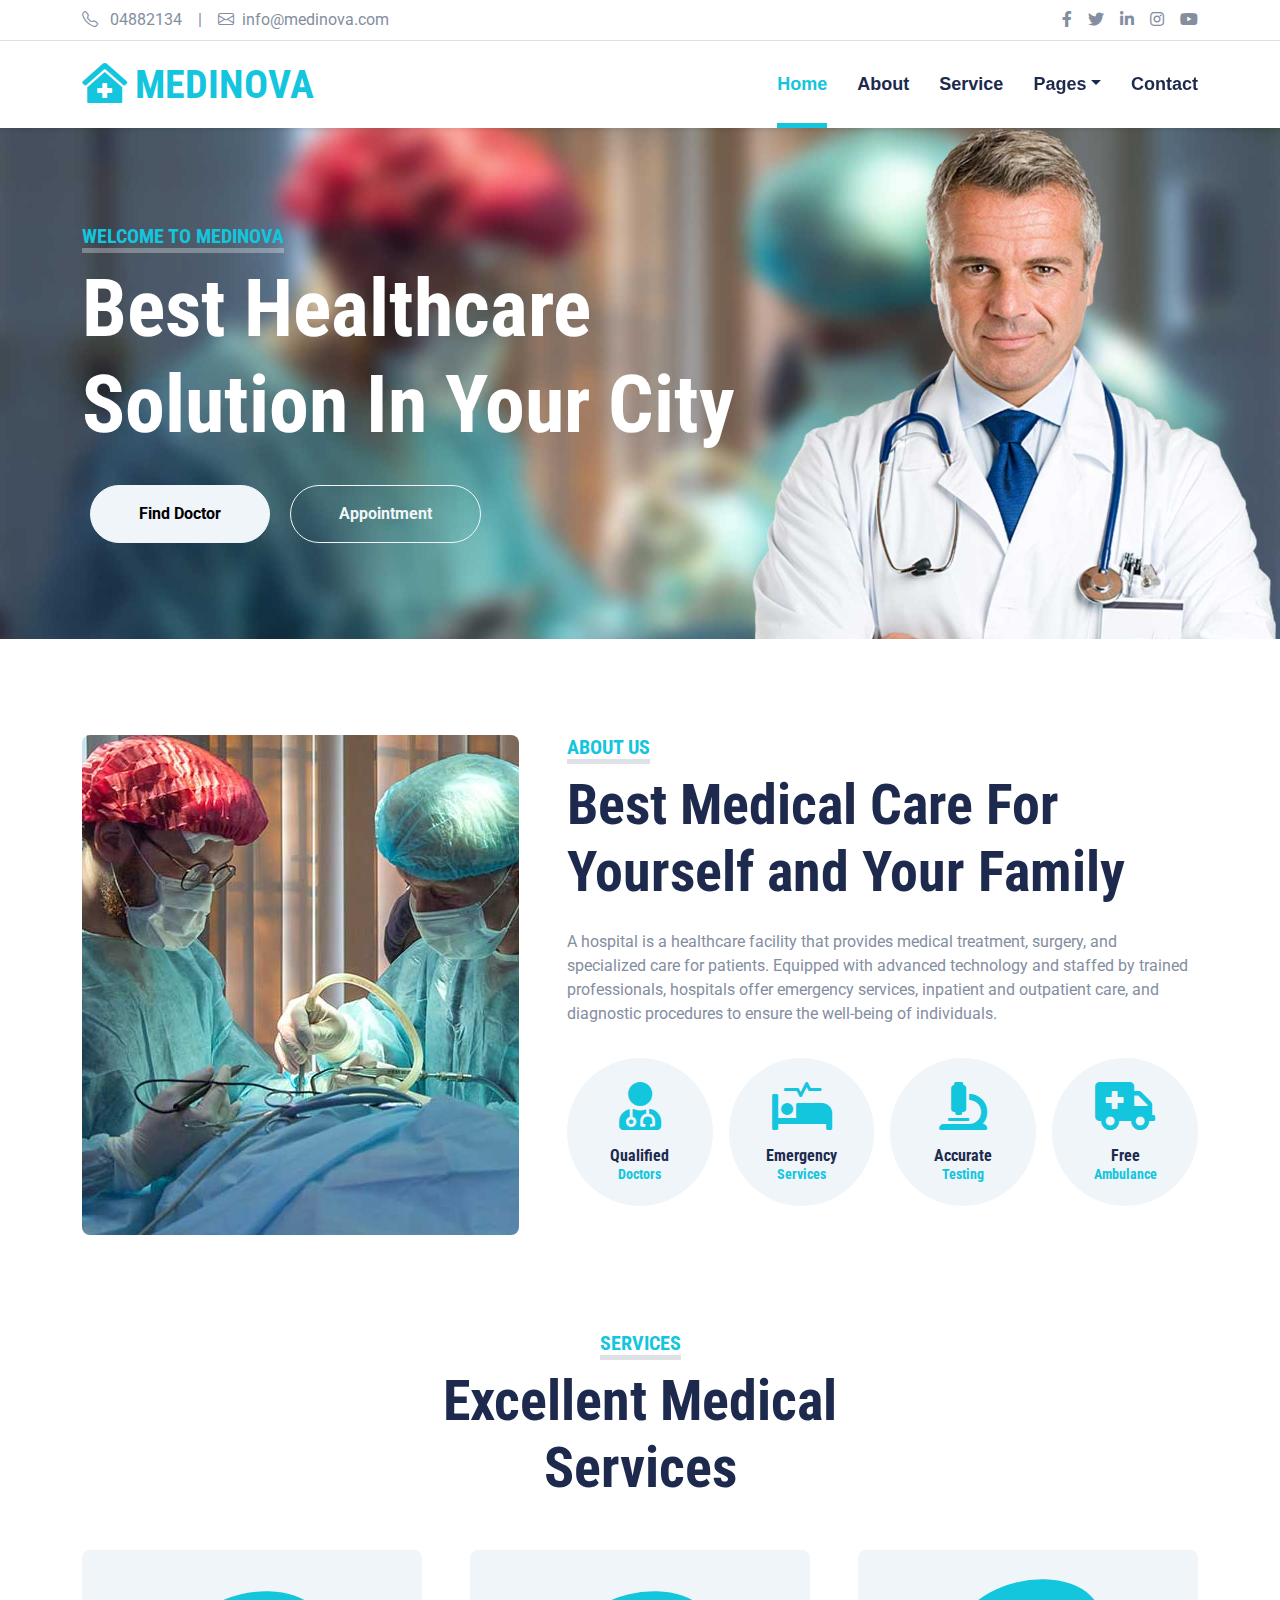
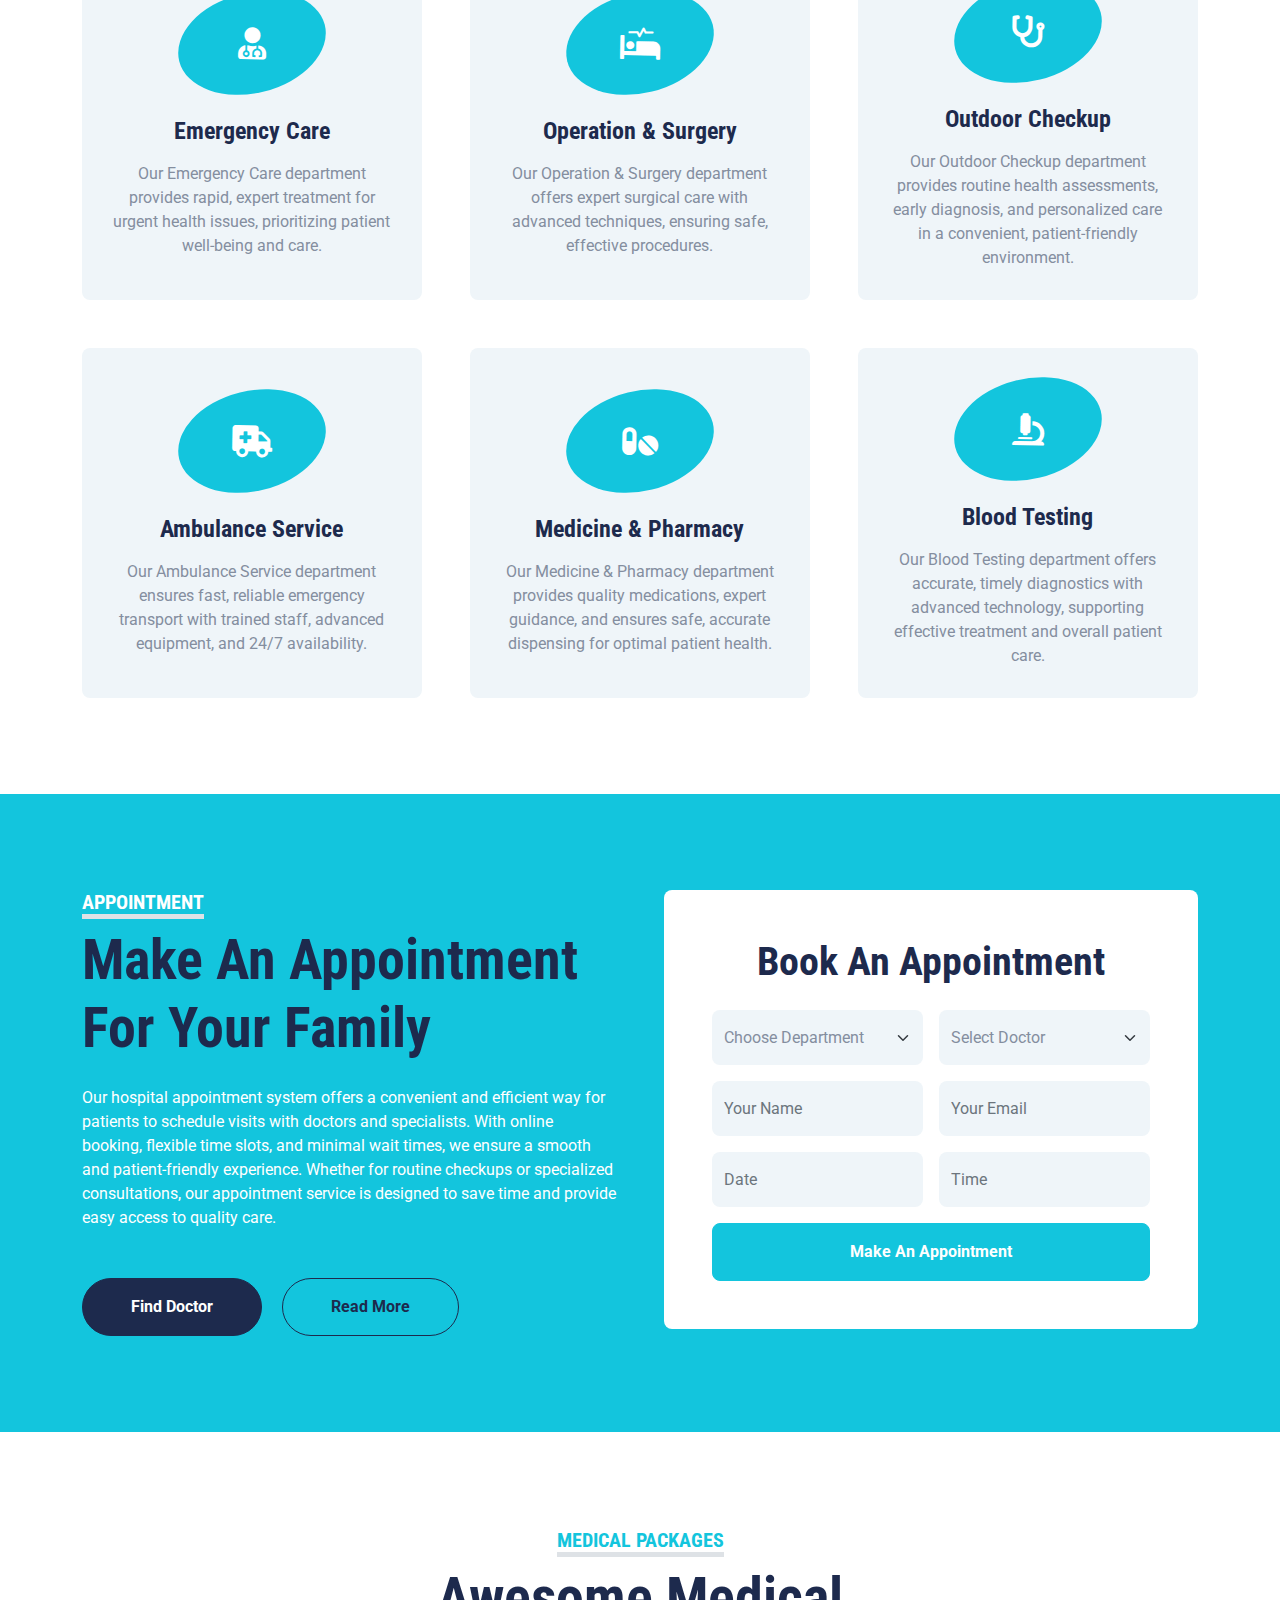
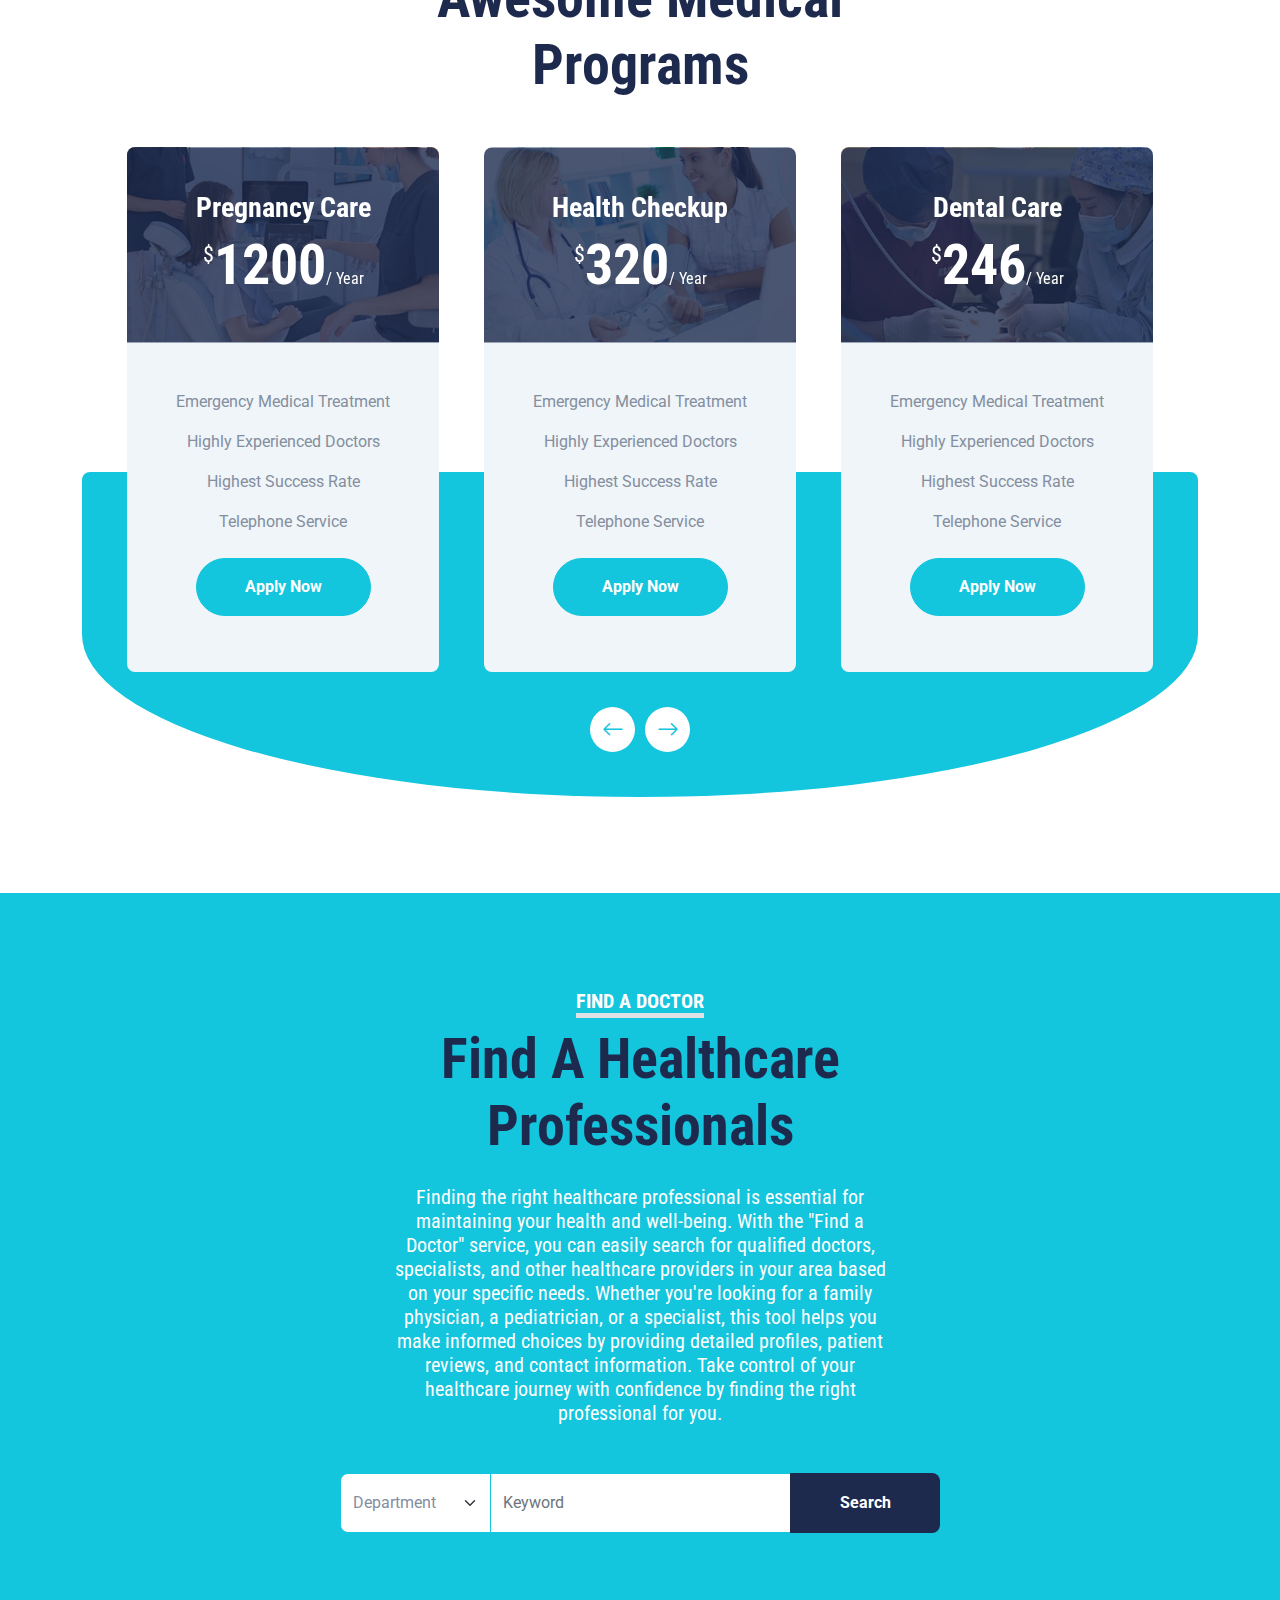
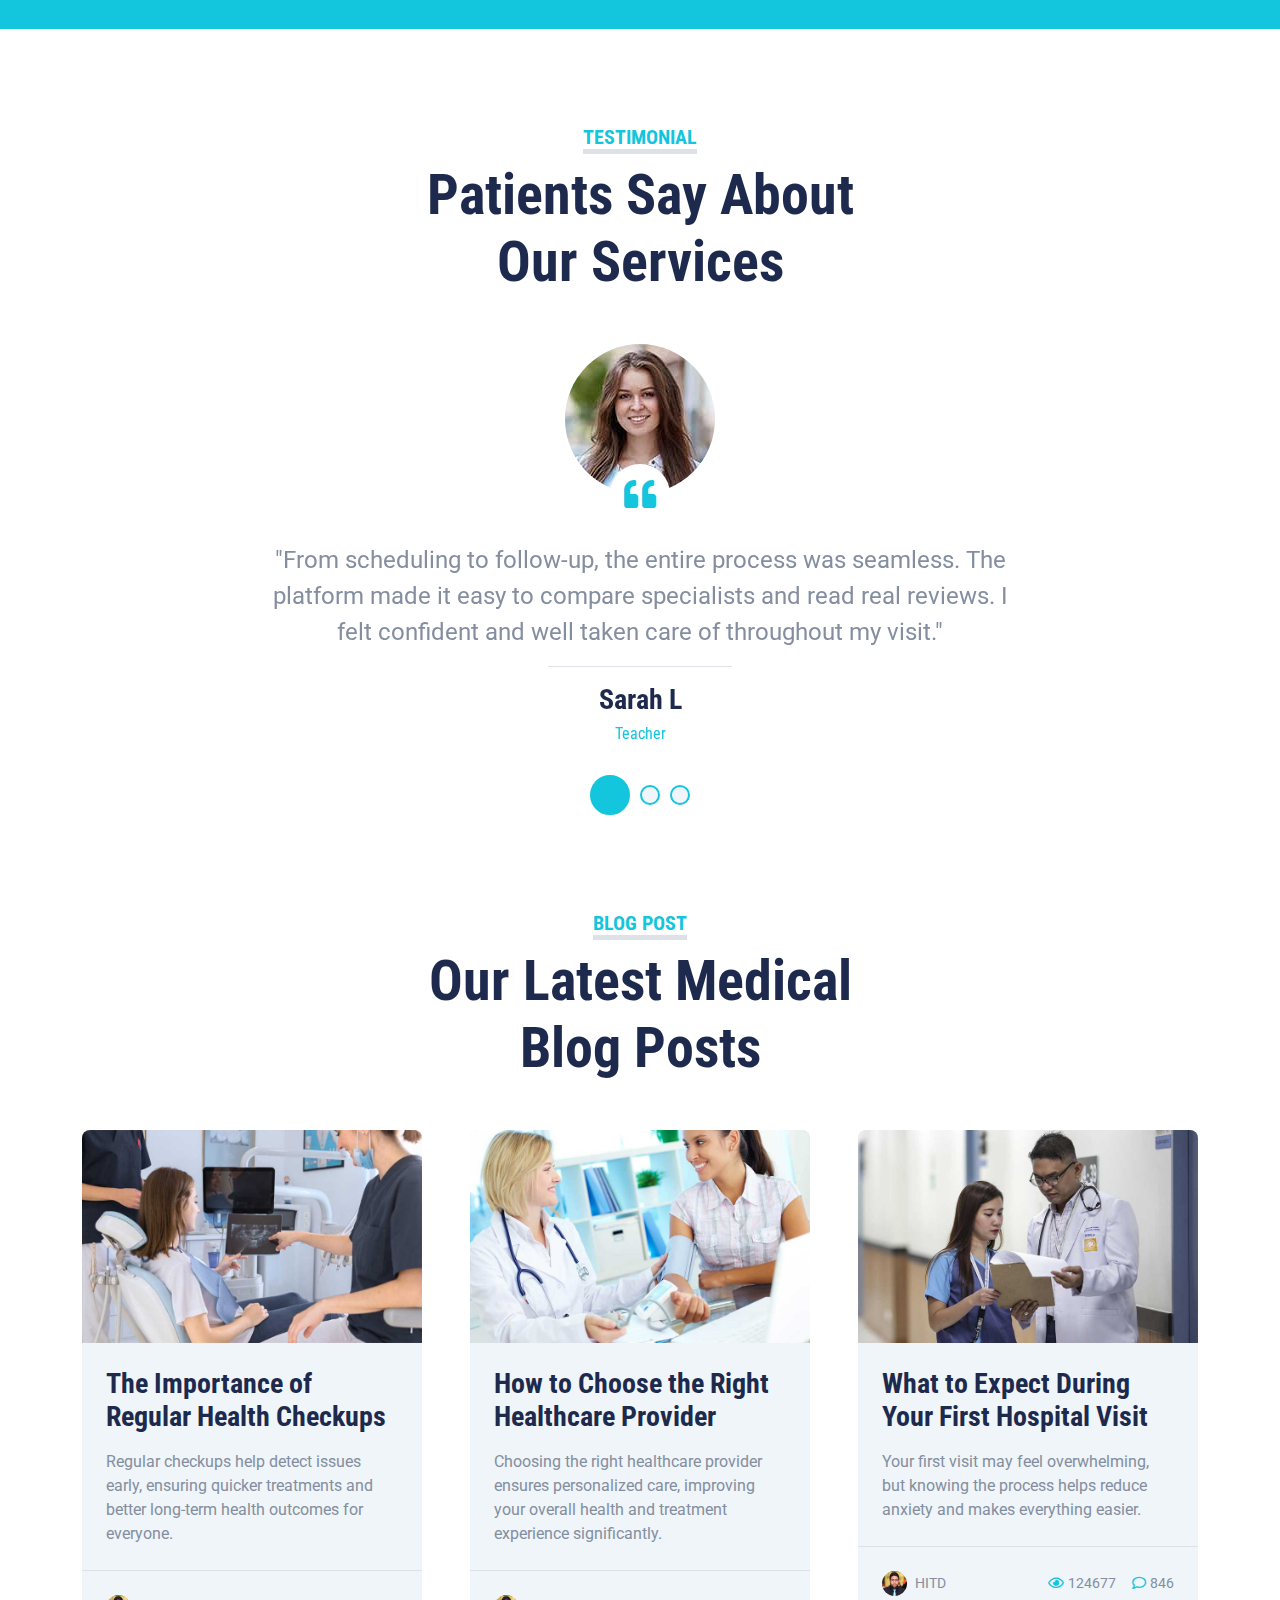
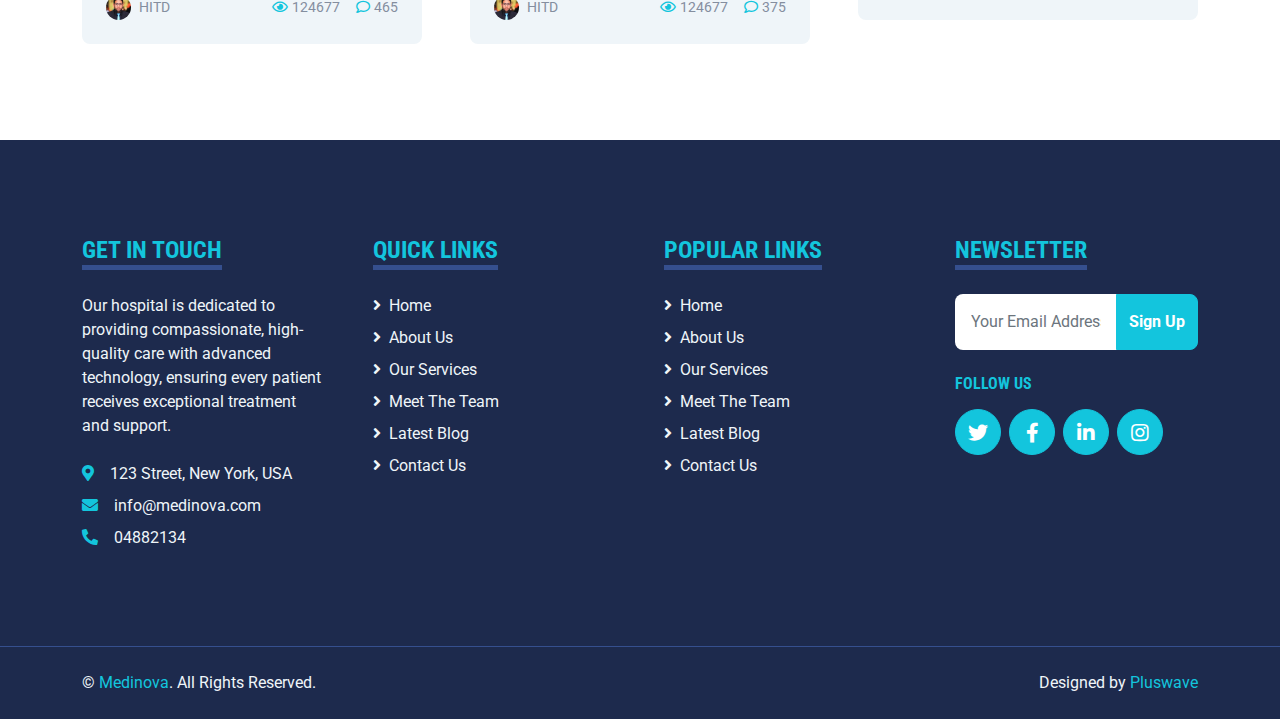
<file: index.html>
<!DOCTYPE html>
<html lang="en">

<head>
    <meta charset="utf-8">
    <title>MEDINOVA INT MEDICITY</title>
    <meta content="width=device-width, initial-scale=1.0" name="viewport">
    <meta content="Free HTML Templates" name="keywords">
    <meta content="Free HTML Templates" name="description">

    <!-- Favicon -->
    <link href="img/hosplog.jpg" rel="icon">

    <!-- Google Web Fonts -->
    <link rel="preconnect" href="https://fonts.gstatic.com">
    <link href="https://fonts.googleapis.com/css2?family=Roboto+Condensed:wght@400;700&family=Roboto:wght@400;700&display=swap" rel="stylesheet">  

    <!-- Icon Font Stylesheet -->
    <link href="https://cdnjs.cloudflare.com/ajax/libs/font-awesome/5.15.0/css/all.min.css" rel="stylesheet">
    <link href="https://cdn.jsdelivr.net/npm/bootstrap-icons@1.4.1/font/bootstrap-icons.css" rel="stylesheet">

    <!-- Libraries Stylesheet -->
    <link href="lib/owlcarousel/assets/owl.carousel.min.css" rel="stylesheet">
    <link href="lib/tempusdominus/css/tempusdominus-bootstrap-4.min.css" rel="stylesheet" />

    <!-- Customized Bootstrap Stylesheet -->
    <link href="css/bootstrap.min.css" rel="stylesheet">

    <!-- Template Stylesheet -->
    <link href="css/style.css" rel="stylesheet">
</head>

<body>
    <!-- Topbar Start -->
    <div class="container-fluid py-2 border-bottom d-none d-lg-block">
        <div class="container">
            <div class="row">
                <div class="col-md-6 text-center text-lg-start mb-2 mb-lg-0">
                    <div class="d-inline-flex align-items-center">
                        <a class="text-decoration-none text-body pe-3" href=""><i class="bi bi-telephone me-2"></i> 04882134</a>
                        <span class="text-body">|</span>
                        <a class="text-decoration-none text-body px-3" href=""><i class="bi bi-envelope me-2"></i>info@medinova.com</a>
                    </div>
                </div>
                <div class="col-md-6 text-center text-lg-end">
                    <div class="d-inline-flex align-items-center">
                        <a class="text-body px-2" href="">
                            <i class="fab fa-facebook-f"></i>
                        </a>
                        <a class="text-body px-2" href="">
                            <i class="fab fa-twitter"></i>
                        </a>
                        <a class="text-body px-2" href="">
                            <i class="fab fa-linkedin-in"></i>
                        </a>
                        <a class="text-body px-2" href="">
                            <i class="fab fa-instagram"></i>
                        </a>
                        <a class="text-body ps-2" href="">
                            <i class="fab fa-youtube"></i>
                        </a>
                    </div>
                </div>
            </div>
        </div>
    </div>
    <!-- Topbar End -->


    <!-- Navbar Start -->
    <div class="container-fluid sticky-top bg-white shadow-sm">
        <div class="container">
            <nav class="navbar navbar-expand-lg bg-white navbar-light py-3 py-lg-0">
                <a href="index.html" class="navbar-brand">
                    <h1 class="m-0 text-uppercase text-primary"><i class="fa fa-clinic-medical me-2"></i>MEDINOVA</h1>
                </a>
                <button class="navbar-toggler" type="button" data-bs-toggle="collapse" data-bs-target="#navbarCollapse">
                    <span class="navbar-toggler-icon"></span>
                </button>
                <div class="collapse navbar-collapse" id="navbarCollapse">
                    <div class="navbar-nav ms-auto py-0">
                        <a href="index.html" class="nav-item nav-link active">Home</a>
                        <a href="about.html" class="nav-item nav-link">About</a>
                        <a href="service.html" class="nav-item nav-link">Service</a>
                        <div class="nav-item dropdown">
                            <a href="#" class="nav-link dropdown-toggle" data-bs-toggle="dropdown">Pages</a>
                            <div class="dropdown-menu m-0">
                                <a href="Token/token.html" class="dropdown-item" target="_blank" rel="noopener noreferrer">Token</a>
                                <a href="patient_records/disease.html" class="dropdown-item" target="_blank" rel="noopener noreferrer">Patient Records</a>
                                <a href="team.html" class="dropdown-item">The Team</a>
                                <a href="testimonial.html" class="dropdown-item">Testimonial</a>
                                <a href="appointment.html" class="dropdown-item">Appointment</a>
                            </div>
                        </div>
                        <a href="contact.html" class="nav-item nav-link">Contact</a>
                    </div>
                </div>
            </nav>
        </div>
    </div>
    <!-- Navbar End -->


    <!-- Hero Start -->
    <div class="container-fluid bg-primary py-5 mb-5 hero-header">
        <div class="container py-5">
            <div class="row justify-content-start">
                <div class="col-lg-8 text-center text-lg-start">
                    <h5 class="d-inline-block text-primary text-uppercase border-bottom border-5" style="border-color: rgba(256, 256, 256, .3) !important;">Welcome To Medinova</h5>
                    <h1 class="display-1 text-white mb-md-4">Best Healthcare Solution In Your City</h1>
                    <div class="pt-2">
                        <a href="" class="btn btn-light rounded-pill py-md-3 px-md-5 mx-2">Find Doctor</a>
                        <a href="" class="btn btn-outline-light rounded-pill py-md-3 px-md-5 mx-2">Appointment</a>
                    </div>
                </div>
            </div>
        </div>
    </div>
    <!-- Hero End -->


    <!-- About Start -->
    <div class="container-fluid py-5">
        <div class="container">
            <div class="row gx-5">
                <div class="col-lg-5 mb-5 mb-lg-0" style="min-height: 500px;">
                    <div class="position-relative h-100">
                        <img class="position-absolute w-100 h-100 rounded" src="img/about.jpg" style="object-fit: cover;">
                    </div>
                </div>
                <div class="col-lg-7">
                    <div class="mb-4">
                        <h5 class="d-inline-block text-primary text-uppercase border-bottom border-5">About Us</h5>
                        <h1 class="display-4">Best Medical Care For Yourself and Your Family</h1>
                    </div>
                    <p>A hospital is a healthcare facility that provides medical treatment, surgery, and specialized care for patients. Equipped with advanced technology and staffed by trained professionals, hospitals offer emergency services, inpatient and outpatient care, and diagnostic procedures to ensure the well-being of individuals.</p>
                    <div class="row g-3 pt-3">
                        <div class="col-sm-3 col-6">
                            <div class="bg-light text-center rounded-circle py-4">
                                <i class="fa fa-3x fa-user-md text-primary mb-3"></i>
                                <h6 class="mb-0">Qualified<small class="d-block text-primary">Doctors</small></h6>
                            </div>
                        </div>
                        <div class="col-sm-3 col-6">
                            <div class="bg-light text-center rounded-circle py-4">
                                <i class="fa fa-3x fa-procedures text-primary mb-3"></i>
                                <h6 class="mb-0">Emergency<small class="d-block text-primary">Services</small></h6>
                            </div>
                        </div>
                        <div class="col-sm-3 col-6">
                            <div class="bg-light text-center rounded-circle py-4">
                                <i class="fa fa-3x fa-microscope text-primary mb-3"></i>
                                <h6 class="mb-0">Accurate<small class="d-block text-primary">Testing</small></h6>
                            </div>
                        </div>
                        <div class="col-sm-3 col-6">
                            <div class="bg-light text-center rounded-circle py-4">
                                <i class="fa fa-3x fa-ambulance text-primary mb-3"></i>
                                <h6 class="mb-0">Free<small class="d-block text-primary">Ambulance</small></h6>
                            </div>
                        </div>
                    </div>
                </div>
            </div>
        </div>
    </div>
    <!-- About End -->
    

    <!-- Services Start -->
    <div class="container-fluid py-5">
        <div class="container">
            <div class="text-center mx-auto mb-5" style="max-width: 500px;">
                <h5 class="d-inline-block text-primary text-uppercase border-bottom border-5">Services</h5>
                <h1 class="display-4">Excellent Medical Services</h1>
            </div>
            <div class="row g-5">
                <div class="col-lg-4 col-md-6">
                    <div class="service-item bg-light rounded d-flex flex-column align-items-center justify-content-center text-center">
                        <div class="service-icon mb-4">
                            <i class="fa fa-2x fa-user-md text-white"></i>
                        </div>
                        <h4 class="mb-3">Emergency Care</h4>
                        <p class="m-0">Our Emergency Care department provides rapid, expert treatment for urgent health issues, prioritizing patient well-being and care.</p>
                        <a class="btn btn-lg btn-primary rounded-pill" href="">
                            <i class="bi bi-arrow-right"></i>
                        </a>
                    </div>
                </div>
                <div class="col-lg-4 col-md-6">
                    <div class="service-item bg-light rounded d-flex flex-column align-items-center justify-content-center text-center">
                        <div class="service-icon mb-4">
                            <i class="fa fa-2x fa-procedures text-white"></i>
                        </div>
                        <h4 class="mb-3">Operation & Surgery</h4>
                        <p class="m-0">Our Operation & Surgery department offers expert surgical care with advanced techniques, ensuring safe, effective procedures.</p>
                        <a class="btn btn-lg btn-primary rounded-pill" href="">
                            <i class="bi bi-arrow-right"></i>
                        </a>
                    </div>
                </div>
                <div class="col-lg-4 col-md-6">
                    <div class="service-item bg-light rounded d-flex flex-column align-items-center justify-content-center text-center">
                        <div class="service-icon mb-4">
                            <i class="fa fa-2x fa-stethoscope text-white"></i>
                        </div>
                        <h4 class="mb-3">Outdoor Checkup</h4>
                        <p class="m-0">Our Outdoor Checkup department provides routine health assessments, early diagnosis, and personalized care in a convenient, patient-friendly environment.</p>
                        <a class="btn btn-lg btn-primary rounded-pill" href="">
                            <i class="bi bi-arrow-right"></i>
                        </a>
                    </div>
                </div>
                <div class="col-lg-4 col-md-6">
                    <div class="service-item bg-light rounded d-flex flex-column align-items-center justify-content-center text-center">
                        <div class="service-icon mb-4">
                            <i class="fa fa-2x fa-ambulance text-white"></i>
                        </div>
                        <h4 class="mb-3">Ambulance Service</h4>
                        <p class="m-0">Our Ambulance Service department ensures fast, reliable emergency transport with trained staff, advanced equipment, and 24/7 availability.</p>
                        <a class="btn btn-lg btn-primary rounded-pill" href="">
                            <i class="bi bi-arrow-right"></i>
                        </a>
                    </div>
                </div>
                <div class="col-lg-4 col-md-6">
                    <div class="service-item bg-light rounded d-flex flex-column align-items-center justify-content-center text-center">
                        <div class="service-icon mb-4">
                            <i class="fa fa-2x fa-pills text-white"></i>
                        </div>
                        <h4 class="mb-3">Medicine & Pharmacy</h4>
                        <p class="m-0">Our Medicine & Pharmacy department provides quality medications, expert guidance, and ensures safe, accurate dispensing for optimal patient health.</p>
                        <a class="btn btn-lg btn-primary rounded-pill" href="">
                            <i class="bi bi-arrow-right"></i>
                        </a>
                    </div>
                </div>
                <div class="col-lg-4 col-md-6">
                    <div class="service-item bg-light rounded d-flex flex-column align-items-center justify-content-center text-center">
                        <div class="service-icon mb-4">
                            <i class="fa fa-2x fa-microscope text-white"></i>
                        </div>
                        <h4 class="mb-3">Blood Testing</h4>
                        <p class="m-0">Our Blood Testing department offers accurate, timely diagnostics with advanced technology, supporting effective treatment and overall patient care.</p>
                        <a class="btn btn-lg btn-primary rounded-pill" href="">
                            <i class="bi bi-arrow-right"></i>
                        </a>
                    </div>
                </div>
            </div>
        </div>
    </div>
    <!-- Services End -->


    <!-- Appointment Start -->
    <div class="container-fluid bg-primary my-5 py-5">
        <div class="container py-5">
            <div class="row gx-5">
                <div class="col-lg-6 mb-5 mb-lg-0">
                    <div class="mb-4">
                        <h5 class="d-inline-block text-white text-uppercase border-bottom border-5">Appointment</h5>
                        <h1 class="display-4">Make An Appointment For Your Family</h1>
                    </div>
                    <p class="text-white mb-5">Our hospital appointment system offers a convenient and efficient way for patients to schedule visits with doctors and specialists. With online booking, flexible time slots, and minimal wait times, we ensure a smooth and patient-friendly experience. Whether for routine checkups or specialized consultations, our appointment service is designed to save time and provide easy access to quality care.</p>
                    <a class="btn btn-dark rounded-pill py-3 px-5 me-3" href="">Find Doctor</a>
                    <a class="btn btn-outline-dark rounded-pill py-3 px-5" href="">Read More</a>
                </div>
                <div class="col-lg-6">
                    <div class="bg-white text-center rounded p-5">
                        <h1 class="mb-4">Book An Appointment</h1>
                        <form>
                            <div class="row g-3">
                                <div class="col-12 col-sm-6">
                                    <select class="form-select bg-light border-0" style="height: 55px;">
                                        <option selected>Choose Department</option>
                                        <option value="1">Department 1</option>
                                        <option value="2">Department 2</option>
                                        <option value="3">Department 3</option>
                                    </select>
                                </div>
                                <div class="col-12 col-sm-6">
                                    <select class="form-select bg-light border-0" style="height: 55px;">
                                        <option selected>Select Doctor</option>
                                        <option value="1">Doctor 1</option>
                                        <option value="2">Doctor 2</option>
                                        <option value="3">Doctor 3</option>
                                    </select>
                                </div>
                                <div class="col-12 col-sm-6">
                                    <input type="text" class="form-control bg-light border-0" placeholder="Your Name" style="height: 55px;">
                                </div>
                                <div class="col-12 col-sm-6">
                                    <input type="email" class="form-control bg-light border-0" placeholder="Your Email" style="height: 55px;">
                                </div>
                                <div class="col-12 col-sm-6">
                                    <div class="date" id="date" data-target-input="nearest">
                                        <input type="text"
                                            class="form-control bg-light border-0 datetimepicker-input"
                                            placeholder="Date" data-target="#date" data-toggle="datetimepicker" style="height: 55px;">
                                    </div>
                                </div>
                                <div class="col-12 col-sm-6">
                                    <div class="time" id="time" data-target-input="nearest">
                                        <input type="text"
                                            class="form-control bg-light border-0 datetimepicker-input"
                                            placeholder="Time" data-target="#time" data-toggle="datetimepicker" style="height: 55px;">
                                    </div>
                                </div>
                                <div class="col-12">
                                    <button class="btn btn-primary w-100 py-3" type="submit">Make An Appointment</button>
                                </div>
                            </div>
                        </form>
                    </div>
                </div>
            </div>
        </div>
    </div>
    <!-- Appointment End -->


    <!-- Pricing Plan Start -->
    <div class="container-fluid py-5">
        <div class="container">
            <div class="text-center mx-auto mb-5" style="max-width: 500px;">
                <h5 class="d-inline-block text-primary text-uppercase border-bottom border-5">Medical Packages</h5>
                <h1 class="display-4">Awesome Medical Programs</h1>
            </div>
            <div class="owl-carousel price-carousel position-relative" style="padding: 0 45px 45px 45px;">
                <div class="bg-light rounded text-center">
                    <div class="position-relative">
                        <img class="img-fluid rounded-top" src="img/price-1.jpg" alt="">
                        <div class="position-absolute w-100 h-100 top-50 start-50 translate-middle rounded-top d-flex flex-column align-items-center justify-content-center" style="background: rgba(29, 42, 77, .8);">
                            <h3 class="text-white">Pregnancy Care</h3>
                            <h1 class="display-4 text-white mb-0">
                                <small class="align-top fw-normal" style="font-size: 22px; line-height: 45px;">$</small>1200<small class="align-bottom fw-normal" style="font-size: 16px; line-height: 40px;">/ Year</small>
                            </h1>
                        </div>
                    </div>
                    <div class="text-center py-5">
                        <p>Emergency Medical Treatment</p>
                        <p>Highly Experienced Doctors</p>
                        <p>Highest Success Rate</p>
                        <p>Telephone Service</p>
                        <a href="" class="btn btn-primary rounded-pill py-3 px-5 my-2">Apply Now</a>
                    </div>
                </div>
                <div class="bg-light rounded text-center">
                    <div class="position-relative">
                        <img class="img-fluid rounded-top" src="img/price-2.jpg" alt="">
                        <div class="position-absolute w-100 h-100 top-50 start-50 translate-middle rounded-top d-flex flex-column align-items-center justify-content-center" style="background: rgba(29, 42, 77, .8);">
                            <h3 class="text-white">Health Checkup</h3>
                            <h1 class="display-4 text-white mb-0">
                                <small class="align-top fw-normal" style="font-size: 22px; line-height: 45px;">$</small>320<small class="align-bottom fw-normal" style="font-size: 16px; line-height: 40px;">/ Year</small>
                            </h1>
                        </div>
                    </div>
                    <div class="text-center py-5">
                        <p>Emergency Medical Treatment</p>
                        <p>Highly Experienced Doctors</p>
                        <p>Highest Success Rate</p>
                        <p>Telephone Service</p>
                        <a href="" class="btn btn-primary rounded-pill py-3 px-5 my-2">Apply Now</a>
                    </div>
                </div>
                <div class="bg-light rounded text-center">
                    <div class="position-relative">
                        <img class="img-fluid rounded-top" src="img/price-3.jpg" alt="">
                        <div class="position-absolute w-100 h-100 top-50 start-50 translate-middle rounded-top d-flex flex-column align-items-center justify-content-center" style="background: rgba(29, 42, 77, .8);">
                            <h3 class="text-white">Dental Care</h3>
                            <h1 class="display-4 text-white mb-0">
                                <small class="align-top fw-normal" style="font-size: 22px; line-height: 45px;">$</small>246<small class="align-bottom fw-normal" style="font-size: 16px; line-height: 40px;">/ Year</small>
                            </h1>
                        </div>
                    </div>
                    <div class="text-center py-5">
                        <p>Emergency Medical Treatment</p>
                        <p>Highly Experienced Doctors</p>
                        <p>Highest Success Rate</p>
                        <p>Telephone Service</p>
                        <a href="" class="btn btn-primary rounded-pill py-3 px-5 my-2">Apply Now</a>
                    </div>
                </div>
                <div class="bg-light rounded text-center">
                    <div class="position-relative">
                        <img class="img-fluid rounded-top" src="img/price-4.jpg" alt="">
                        <div class="position-absolute w-100 h-100 top-50 start-50 translate-middle rounded-top d-flex flex-column align-items-center justify-content-center" style="background: rgba(29, 42, 77, .8);">
                            <h3 class="text-white">Operation & Surgery</h3>
                            <h1 class="display-4 text-white mb-0">
                                <small class="align-top fw-normal" style="font-size: 22px; line-height: 45px;">$</small>2450<small class="align-bottom fw-normal" style="font-size: 16px; line-height: 40px;">/ Year</small>
                            </h1>
                        </div>
                    </div>
                    <div class="text-center py-5">
                        <p>Emergency Medical Treatment</p>
                        <p>Highly Experienced Doctors</p>
                        <p>Highest Success Rate</p>
                        <p>Telephone Service</p>
                        <a href="" class="btn btn-primary rounded-pill py-3 px-5 my-2">Apply Now</a>
                    </div>
                </div>
            </div>
        </div>
    </div>
    <!-- Pricing Plan End -->


   


    <!-- Search Start -->
    <div class="container-fluid bg-primary my-5 py-5">
        <div class="container py-5">
            <div class="text-center mx-auto mb-5" style="max-width: 500px;">
                <h5 class="d-inline-block text-white text-uppercase border-bottom border-5">Find A Doctor</h5>
                <h1 class="display-4 mb-4">Find A Healthcare Professionals</h1>
                <h5 class="text-white fw-normal">Finding the right healthcare professional is essential for maintaining your health and well-being. With the "Find a Doctor" service, you can easily search for qualified doctors, specialists, and other healthcare providers in your area based on your specific needs. Whether you're looking for a family physician, a pediatrician, or a specialist, this tool helps you make informed choices by providing detailed profiles, patient reviews, and contact information. Take control of your healthcare journey with confidence by finding the right professional for you.</h5>
            </div>
            <div class="mx-auto" style="width: 100%; max-width: 600px;">
                <div class="input-group">
                    <select class="form-select border-primary w-25" style="height: 60px;">
                        <option selected>Department</option>
                        <option value="1">Department 1</option>
                        <option value="2">Department 2</option>
                        <option value="3">Department 3</option>
                    </select>
                    <input type="text" class="form-control border-primary w-50" placeholder="Keyword">
                    <button class="btn btn-dark border-0 w-25">Search</button>
                </div>
            </div>
        </div>
    </div>
    <!-- Search End -->


    <!-- Testimonial Start -->
    <div class="container-fluid py-5">
        <div class="container">
            <div class="text-center mx-auto mb-5" style="max-width: 500px;">
                <h5 class="d-inline-block text-primary text-uppercase border-bottom border-5">Testimonial</h5>
                <h1 class="display-4">Patients Say About Our Services</h1>
            </div>
            <div class="row justify-content-center">
                <div class="col-lg-8">
                    <div class="owl-carousel testimonial-carousel">
                        <div class="testimonial-item text-center">
                            <div class="position-relative mb-5">
                                <img class="img-fluid rounded-circle mx-auto" src="img/testimonial-1.jpg" alt="">
                                <div class="position-absolute top-100 start-50 translate-middle d-flex align-items-center justify-content-center bg-white rounded-circle" style="width: 60px; height: 60px;">
                                    <i class="fa fa-quote-left fa-2x text-primary"></i>
                                </div>
                            </div>
                            <p class="fs-4 fw-normal">"From scheduling to follow-up, the entire process was seamless. The platform made it easy to compare specialists and read real reviews. I felt confident and well taken care of throughout my visit."</p>
                            <hr class="w-25 mx-auto">
                            <h3>Sarah L</h3>
                            <h6 class="fw-normal text-primary mb-3">Teacher</h6>
                        </div>
                        <div class="testimonial-item text-center">
                            <div class="position-relative mb-5">
                                <img class="img-fluid rounded-circle mx-auto" src="img/testimonial-2.jpg" alt="">
                                <div class="position-absolute top-100 start-50 translate-middle d-flex align-items-center justify-content-center bg-white rounded-circle" style="width: 60px; height: 60px;">
                                    <i class="fa fa-quote-left fa-2x text-primary"></i>
                                </div>
                            </div>
                            <p class="fs-4 fw-normal">"I had an amazing experience! The staff was friendly, the doctor was knowledgeable, and I felt genuinely cared for. It was easy to book an appointment, and everything went smoothly from start to finish."</p>
                            <hr class="w-25 mx-auto">
                            <h3>James T</h3>
                            <h6 class="fw-normal text-primary mb-3">Engineer</h6>
                        </div>
                        <div class="testimonial-item text-center">
                            <div class="position-relative mb-5">
                                <img class="img-fluid rounded-circle mx-auto" src="img/testimonial-3.jpg" alt="">
                                <div class="position-absolute top-100 start-50 translate-middle d-flex align-items-center justify-content-center bg-white rounded-circle" style="width: 60px; height: 60px;">
                                    <i class="fa fa-quote-left fa-2x text-primary"></i>
                                </div>
                            </div>
                            <p class="fs-4 fw-normal">"Quick, professional, and super convenient. I found the perfect doctor for my needs in minutes. Highly recommend this service to anyone looking for trusted healthcare providers in their area!"</p>
                            <hr class="w-25 mx-auto">
                            <h3>Priya M</h3>
                            <h6 class="fw-normal text-primary mb-3">Graphic Designer</h6>
                        </div>
                    </div>
                </div>
            </div>
        </div>
    </div>
    <!-- Testimonial End -->


    <!-- Blog Start -->
    <div class="container-fluid py-5">
        <div class="container">
            <div class="text-center mx-auto mb-5" style="max-width: 500px;">
                <h5 class="d-inline-block text-primary text-uppercase border-bottom border-5">Blog Post</h5>
                <h1 class="display-4">Our Latest Medical Blog Posts</h1>
            </div>
            <div class="row g-5">
                <div class="col-xl-4 col-lg-6">
                    <div class="bg-light rounded overflow-hidden">
                        <img class="img-fluid w-100" src="img/blog-1.jpg" alt="">
                        <div class="p-4">
                            <a class="h3 d-block mb-3" href="">The Importance of Regular Health Checkups</a>
                            <p class="m-0">Regular checkups help detect issues early, ensuring quicker treatments and better long-term health outcomes for everyone.</p>
                        </div>
                        <div class="d-flex justify-content-between border-top p-4">
                            <div class="d-flex align-items-center">
                                <img class="rounded-circle me-2" src="img/user.jpg" width="25" height="25" alt="">
                                <small>HITD</small>
                            </div>
                            <div class="d-flex align-items-center">
                                <small class="ms-3"><i class="far fa-eye text-primary me-1"></i>124677</small>
                                <small class="ms-3"><i class="far fa-comment text-primary me-1"></i>465</small>
                            </div>
                        </div>
                    </div>
                </div>
                <div class="col-xl-4 col-lg-6">
                    <div class="bg-light rounded overflow-hidden">
                        <img class="img-fluid w-100" src="img/blog-2.jpg" alt="">
                        <div class="p-4">
                            <a class="h3 d-block mb-3" href="">How to Choose the Right Healthcare Provider</a>
                            <p class="m-0">Choosing the right healthcare provider ensures personalized care, improving your overall health and treatment experience significantly.</p>
                        </div>
                        <div class="d-flex justify-content-between border-top p-4">
                            <div class="d-flex align-items-center">
                                <img class="rounded-circle me-2" src="img/user.jpg" width="25" height="25" alt="">
                                <small>HITD</small>
                            </div>
                            <div class="d-flex align-items-center">
                                <small class="ms-3"><i class="far fa-eye text-primary me-1"></i>124677</small>
                                <small class="ms-3"><i class="far fa-comment text-primary me-1"></i>375</small>
                            </div>
                        </div>
                    </div>
                </div>
                <div class="col-xl-4 col-lg-6">
                    <div class="bg-light rounded overflow-hidden">
                        <img class="img-fluid w-100" src="img/blog-3.jpg" alt="">
                        <div class="p-4">
                            <a class="h3 d-block mb-3" href="">What to Expect During Your First Hospital Visit</a>
                            <p class="m-0">Your first visit may feel overwhelming, but knowing the process helps reduce anxiety and makes everything easier.</p>
                        </div>
                        <div class="d-flex justify-content-between border-top p-4">
                            <div class="d-flex align-items-center">
                                <img class="rounded-circle me-2" src="img/user.jpg" width="25" height="25" alt="">
                                <small>HITD</small>
                            </div>
                            <div class="d-flex align-items-center">
                                <small class="ms-3"><i class="far fa-eye text-primary me-1"></i>124677</small>
                                <small class="ms-3"><i class="far fa-comment text-primary me-1"></i>846</small>
                            </div>
                        </div>
                    </div>
                </div>
            </div>
        </div>
    </div>
    <!-- Blog End -->
    

    <!-- Footer Start -->
    <div class="container-fluid bg-dark text-light mt-5 py-5">
        <div class="container py-5">
            <div class="row g-5">
                <div class="col-lg-3 col-md-6">
                    <h4 class="d-inline-block text-primary text-uppercase border-bottom border-5 border-secondary mb-4">Get In Touch</h4>
                    <p class="mb-4">Our hospital is dedicated to providing compassionate, high-quality care with advanced technology, ensuring every patient receives exceptional treatment and support.</p>
                    <p class="mb-2"><i class="fa fa-map-marker-alt text-primary me-3"></i>123 Street, New York, USA</p>
                    <p class="mb-2"><i class="fa fa-envelope text-primary me-3"></i>info@medinova.com</p>
                    <p class="mb-0"><i class="fa fa-phone-alt text-primary me-3"></i>04882134</p>
                </div>
                <div class="col-lg-3 col-md-6">
                    <h4 class="d-inline-block text-primary text-uppercase border-bottom border-5 border-secondary mb-4">Quick Links</h4>
                    <div class="d-flex flex-column justify-content-start">
                        <a class="text-light mb-2" href="#"><i class="fa fa-angle-right me-2"></i>Home</a>
                        <a class="text-light mb-2" href="#"><i class="fa fa-angle-right me-2"></i>About Us</a>
                        <a class="text-light mb-2" href="#"><i class="fa fa-angle-right me-2"></i>Our Services</a>
                        <a class="text-light mb-2" href="#"><i class="fa fa-angle-right me-2"></i>Meet The Team</a>
                        <a class="text-light mb-2" href="#"><i class="fa fa-angle-right me-2"></i>Latest Blog</a>
                        <a class="text-light" href="#"><i class="fa fa-angle-right me-2"></i>Contact Us</a>
                    </div>
                </div>
                <div class="col-lg-3 col-md-6">
                    <h4 class="d-inline-block text-primary text-uppercase border-bottom border-5 border-secondary mb-4">Popular Links</h4>
                    <div class="d-flex flex-column justify-content-start">
                        <a class="text-light mb-2" href="#"><i class="fa fa-angle-right me-2"></i>Home</a>
                        <a class="text-light mb-2" href="#"><i class="fa fa-angle-right me-2"></i>About Us</a>
                        <a class="text-light mb-2" href="#"><i class="fa fa-angle-right me-2"></i>Our Services</a>
                        <a class="text-light mb-2" href="#"><i class="fa fa-angle-right me-2"></i>Meet The Team</a>
                        <a class="text-light mb-2" href="#"><i class="fa fa-angle-right me-2"></i>Latest Blog</a>
                        <a class="text-light" href="#"><i class="fa fa-angle-right me-2"></i>Contact Us</a>
                    </div>
                </div>
                <div class="col-lg-3 col-md-6">
                    <h4 class="d-inline-block text-primary text-uppercase border-bottom border-5 border-secondary mb-4">Newsletter</h4>
                    <form action="">
                        <div class="input-group">
                            <input type="text" class="form-control p-3 border-0" placeholder="Your Email Address">
                            <button class="btn btn-primary">Sign Up</button>
                        </div>
                    </form>
                    <h6 class="text-primary text-uppercase mt-4 mb-3">Follow Us</h6>
                    <div class="d-flex">
                        <a class="btn btn-lg btn-primary btn-lg-square rounded-circle me-2" href="#"><i class="fab fa-twitter"></i></a>
                        <a class="btn btn-lg btn-primary btn-lg-square rounded-circle me-2" href="#"><i class="fab fa-facebook-f"></i></a>
                        <a class="btn btn-lg btn-primary btn-lg-square rounded-circle me-2" href="#"><i class="fab fa-linkedin-in"></i></a>
                        <a class="btn btn-lg btn-primary btn-lg-square rounded-circle" href="#"><i class="fab fa-instagram"></i></a>
                    </div>
                </div>
            </div>
        </div>
    </div>
    <div class="container-fluid bg-dark text-light border-top border-secondary py-4">
        <div class="container">
            <div class="row g-5">
                <div class="col-md-6 text-center text-md-start">
                    <p class="mb-md-0">&copy; <a class="text-primary" href="#">Medinova</a>. All Rights Reserved.</p>
                </div>
                <div class="col-md-6 text-center text-md-end">
                    <p class="mb-0">Designed by <a class="text-primary" href="https://www.pluswave.net"class="dropdown-item" target="_blank" rel="noopener noreferrer">Pluswave</a></p>
                </div>
            </div>
        </div>
    </div>
    <!-- Footer End -->


    <!-- Back to Top -->
    <a href="#" class="btn btn-lg btn-primary btn-lg-square back-to-top"><i class="bi bi-arrow-up"></i></a>


    <!-- JavaScript Libraries -->
    <script src="https://code.jquery.com/jquery-3.4.1.min.js"></script>
    <script src="https://cdn.jsdelivr.net/npm/bootstrap@5.0.0/dist/js/bootstrap.bundle.min.js"></script>
    <script src="lib/easing/easing.min.js"></script>
    <script src="lib/waypoints/waypoints.min.js"></script>
    <script src="lib/owlcarousel/owl.carousel.min.js"></script>
    <script src="lib/tempusdominus/js/moment.min.js"></script>
    <script src="lib/tempusdominus/js/moment-timezone.min.js"></script>
    <script src="lib/tempusdominus/js/tempusdominus-bootstrap-4.min.js"></script>

    <!-- Template Javascript -->
    <script src="js/main.js"></script>
</body>

</html>
</file>
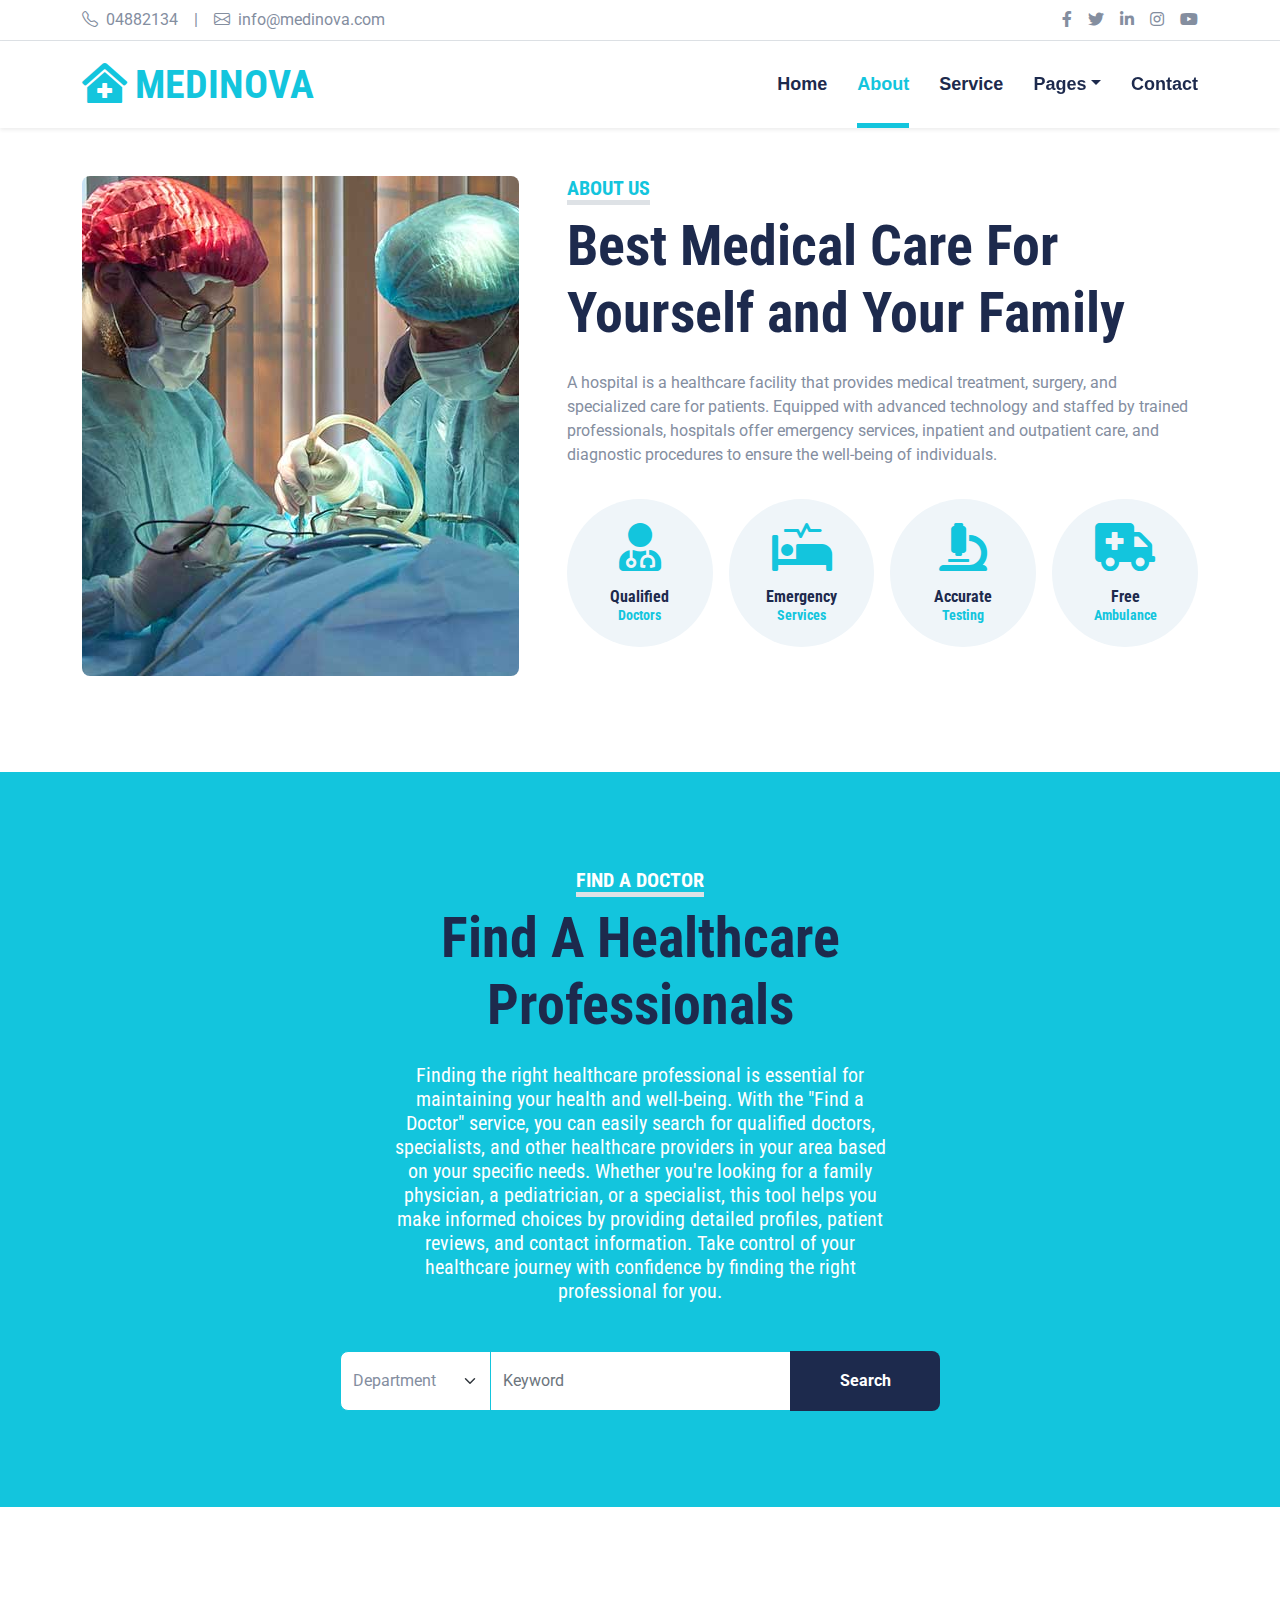
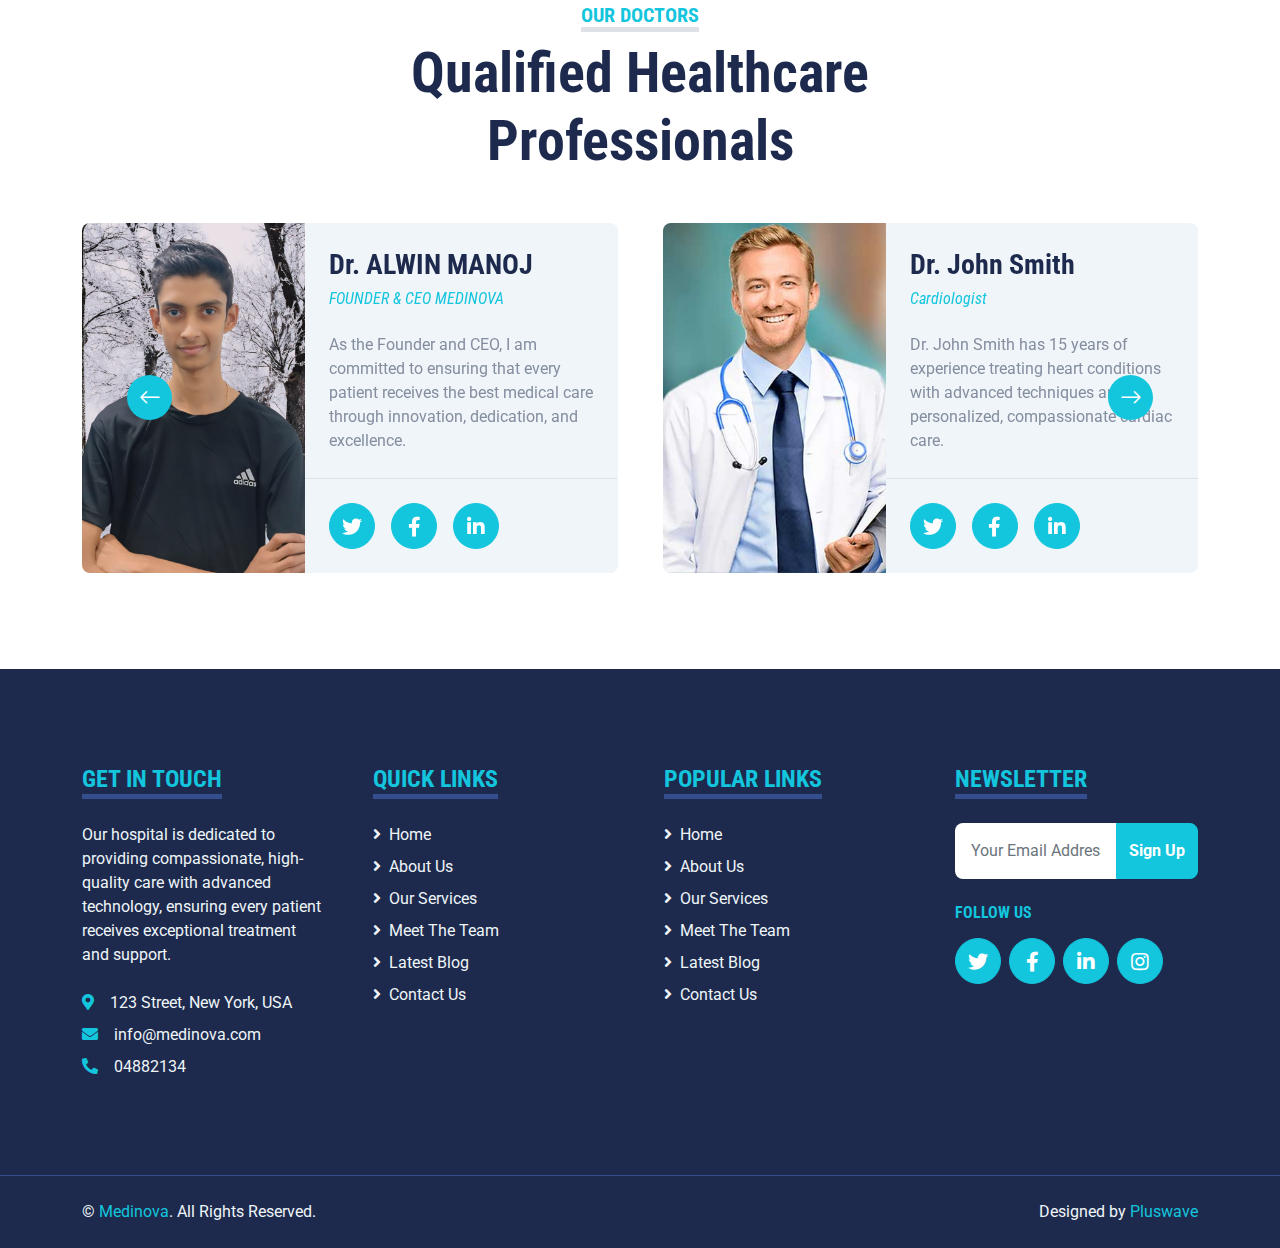
<file: about.html>
<!DOCTYPE html>
<html lang="en">

<head>
    <meta charset="utf-8">
    <title>MEDINOVA INT MEDICITY</title>
    <meta content="width=device-width, initial-scale=1.0" name="viewport">
    <meta content="Free HTML Templates" name="keywords">
    <meta content="Free HTML Templates" name="description">

    <!-- Favicon -->
    <link href="img/hosplog.jpg" rel="icon">

    <!-- Google Web Fonts -->
    <link rel="preconnect" href="https://fonts.gstatic.com">
    <link href="https://fonts.googleapis.com/css2?family=Roboto+Condensed:wght@400;700&family=Roboto:wght@400;700&display=swap" rel="stylesheet">  

    <!-- Icon Font Stylesheet -->
    <link href="https://cdnjs.cloudflare.com/ajax/libs/font-awesome/5.15.0/css/all.min.css" rel="stylesheet">
    <link href="https://cdn.jsdelivr.net/npm/bootstrap-icons@1.4.1/font/bootstrap-icons.css" rel="stylesheet">

    <!-- Libraries Stylesheet -->
    <link href="lib/owlcarousel/assets/owl.carousel.min.css" rel="stylesheet">
    <link href="lib/tempusdominus/css/tempusdominus-bootstrap-4.min.css" rel="stylesheet" />

    <!-- Customized Bootstrap Stylesheet -->
    <link href="css/bootstrap.min.css" rel="stylesheet">

    <!-- Template Stylesheet -->
    <link href="css/style.css" rel="stylesheet">
</head>

<body>
    <!-- Topbar Start -->
    <div class="container-fluid py-2 border-bottom d-none d-lg-block">
        <div class="container">
            <div class="row">
                <div class="col-md-6 text-center text-lg-start mb-2 mb-lg-0">
                    <div class="d-inline-flex align-items-center">
                        <a class="text-decoration-none text-body pe-3" href=""><i class="bi bi-telephone me-2"></i>04882134</a>
                        <span class="text-body">|</span>
                        <a class="text-decoration-none text-body px-3" href=""><i class="bi bi-envelope me-2"></i>info@medinova.com</a>
                    </div>
                </div>
                <div class="col-md-6 text-center text-lg-end">
                    <div class="d-inline-flex align-items-center">
                        <a class="text-body px-2" href="">
                            <i class="fab fa-facebook-f"></i>
                        </a>
                        <a class="text-body px-2" href="">
                            <i class="fab fa-twitter"></i>
                        </a>
                        <a class="text-body px-2" href="">
                            <i class="fab fa-linkedin-in"></i>
                        </a>
                        <a class="text-body px-2" href="">
                            <i class="fab fa-instagram"></i>
                        </a>
                        <a class="text-body ps-2" href="">
                            <i class="fab fa-youtube"></i>
                        </a>
                    </div>
                </div>
            </div>
        </div>
    </div>
    <!-- Topbar End -->


    <!-- Navbar Start -->
    <div class="container-fluid sticky-top bg-white shadow-sm">
        <div class="container">
            <nav class="navbar navbar-expand-lg bg-white navbar-light py-3 py-lg-0">
                <a href="index.html" class="navbar-brand">
                    <h1 class="m-0 text-uppercase text-primary"><i class="fa fa-clinic-medical me-2"></i>MEDINOVA</h1>
                </a>
                <button class="navbar-toggler" type="button" data-bs-toggle="collapse" data-bs-target="#navbarCollapse">
                    <span class="navbar-toggler-icon"></span>
                </button>
                <div class="collapse navbar-collapse" id="navbarCollapse">
                    <div class="navbar-nav ms-auto py-0">
                        <a href="index.html" class="nav-item nav-link">Home</a>
                        <a href="about.html" class="nav-item nav-link active">About</a>
                        <a href="service.html" class="nav-item nav-link">Service</a>
                        <div class="nav-item dropdown">
                            <a href="#" class="nav-link dropdown-toggle" data-bs-toggle="dropdown">Pages</a>
                            <div class="dropdown-menu m-0">
                                <a href="Token/token.html" class="dropdown-item" target="_blank" rel="noopener noreferrer">Token</a>
                                <a href="patient_records/disease.html" class="dropdown-item" target="_blank" rel="noopener noreferrer">Patient Records</a>
                                <a href="team.html" class="dropdown-item">The Team</a>
                                <a href="testimonial.html" class="dropdown-item">Testimonial</a>
                            </div>
                        </div>
                        <a href="contact.html" class="nav-item nav-link">Contact</a>
                    </div>
                </div>
            </nav>
        </div>
    </div>
    <!-- Navbar End -->


    <!-- About Start -->
    <div class="container-fluid py-5">
        <div class="container">
            <div class="row gx-5">
                <div class="col-lg-5 mb-5 mb-lg-0" style="min-height: 500px;">
                    <div class="position-relative h-100">
                        <img class="position-absolute w-100 h-100 rounded" src="img/about.jpg" style="object-fit: cover;">
                    </div>
                </div>
                <div class="col-lg-7">
                    <div class="mb-4">
                        <h5 class="d-inline-block text-primary text-uppercase border-bottom border-5">About Us</h5>
                        <h1 class="display-4">Best Medical Care For Yourself and Your Family</h1>
                    </div>
                    <p>A hospital is a healthcare facility that provides medical treatment, surgery, and specialized care for patients. Equipped with advanced technology and staffed by trained professionals, hospitals offer emergency services, inpatient and outpatient care, and diagnostic procedures to ensure the well-being of individuals.</p>
                    <div class="row g-3 pt-3">
                        <div class="col-sm-3 col-6">
                            <div class="bg-light text-center rounded-circle py-4">
                                <i class="fa fa-3x fa-user-md text-primary mb-3"></i>
                                <h6 class="mb-0">Qualified<small class="d-block text-primary">Doctors</small></h6>
                            </div>
                        </div>
                        <div class="col-sm-3 col-6">
                            <div class="bg-light text-center rounded-circle py-4">
                                <i class="fa fa-3x fa-procedures text-primary mb-3"></i>
                                <h6 class="mb-0">Emergency<small class="d-block text-primary">Services</small></h6>
                            </div>
                        </div>
                        <div class="col-sm-3 col-6">
                            <div class="bg-light text-center rounded-circle py-4">
                                <i class="fa fa-3x fa-microscope text-primary mb-3"></i>
                                <h6 class="mb-0">Accurate<small class="d-block text-primary">Testing</small></h6>
                            </div>
                        </div>
                        <div class="col-sm-3 col-6">
                            <div class="bg-light text-center rounded-circle py-4">
                                <i class="fa fa-3x fa-ambulance text-primary mb-3"></i>
                                <h6 class="mb-0">Free<small class="d-block text-primary">Ambulance</small></h6>
                            </div>
                        </div>
                    </div>
                </div>
            </div>
        </div>
    </div>
    <!-- About End -->


    <!-- Search Start -->
    <div class="container-fluid bg-primary my-5 py-5">
        <div class="container py-5">
            <div class="text-center mx-auto mb-5" style="max-width: 500px;">
                <h5 class="d-inline-block text-white text-uppercase border-bottom border-5">Find A Doctor</h5>
                <h1 class="display-4 mb-4">Find A Healthcare Professionals</h1>
                <h5 class="text-white fw-normal">Finding the right healthcare professional is essential for maintaining your health and well-being. With the "Find a Doctor" service, you can easily search for qualified doctors, specialists, and other healthcare providers in your area based on your specific needs. Whether you're looking for a family physician, a pediatrician, or a specialist, this tool helps you make informed choices by providing detailed profiles, patient reviews, and contact information. Take control of your healthcare journey with confidence by finding the right professional for you.</h5>
            </div>
            <div class="mx-auto" style="width: 100%; max-width: 600px;">
                <div class="input-group">
                    <select class="form-select border-primary w-25" style="height: 60px;">
                        <option selected>Department</option>
                        <option value="1">Department 1</option>
                        <option value="2">Department 2</option>
                        <option value="3">Department 3</option>
                    </select>
                    <input type="text" class="form-control border-primary w-50" placeholder="Keyword">
                    <button class="btn btn-dark border-0 w-25">Search</button>
                </div>
            </div>
        </div>
    </div>
    <!-- Search End -->


    <!-- Team Start -->
    <div class="container-fluid py-5">
        <div class="container">
            <div class="text-center mx-auto mb-5" style="max-width: 500px;">
                <h5 class="d-inline-block text-primary text-uppercase border-bottom border-5">Our Doctors</h5>
                <h1 class="display-4">Qualified Healthcare Professionals</h1>
            </div>
            <div class="owl-carousel team-carousel position-relative">
                <div class="team-item">
                    <div class="row g-0 bg-light rounded overflow-hidden">
                        <div class="col-12 col-sm-5 h-100">
                            <img class="img-fluid h-100" src="img/099.jpg" style="object-fit: cover;">
                        </div>
                        <div class="col-12 col-sm-7 h-100 d-flex flex-column">
                            <div class="mt-auto p-4">
                                <h3>Dr. ALWIN MANOJ</h3>
                                <h6 class="fw-normal fst-italic text-primary mb-4">FOUNDER & CEO MEDINOVA</h6>
                                <p class="m-0">As the Founder and CEO, I am committed to ensuring that every patient receives the best medical care through innovation, dedication, and excellence.</p>
                            </div>
                            <div class="d-flex mt-auto border-top p-4">
                                <a class="btn btn-lg btn-primary btn-lg-square rounded-circle me-3" href="#"><i class="fab fa-twitter"></i></a>
                                <a class="btn btn-lg btn-primary btn-lg-square rounded-circle me-3" href="#"><i class="fab fa-facebook-f"></i></a>
                                <a class="btn btn-lg btn-primary btn-lg-square rounded-circle" href="#"><i class="fab fa-linkedin-in"></i></a>
                            </div>
                        </div>
                    </div>
                </div>
                <div class="team-item">
                    <div class="row g-0 bg-light rounded overflow-hidden">
                        <div class="col-12 col-sm-5 h-100">
                            <img class="img-fluid h-100" src="img/team-2.jpg" style="object-fit: cover;">
                        </div>
                        <div class="col-12 col-sm-7 h-100 d-flex flex-column">
                            <div class="mt-auto p-4">
                                <h3>Dr. John Smith</h3>
                                <h6 class="fw-normal fst-italic text-primary mb-4">Cardiologist</h6>
                                <p class="m-0">Dr. John Smith has 15 years of experience treating heart conditions with advanced techniques and personalized, compassionate cardiac care.</p>
                            </div>
                            <div class="d-flex mt-auto border-top p-4">
                                <a class="btn btn-lg btn-primary btn-lg-square rounded-circle me-3" href="#"><i class="fab fa-twitter"></i></a>
                                <a class="btn btn-lg btn-primary btn-lg-square rounded-circle me-3" href="#"><i class="fab fa-facebook-f"></i></a>
                                <a class="btn btn-lg btn-primary btn-lg-square rounded-circle" href="#"><i class="fab fa-linkedin-in"></i></a>
                            </div>
                        </div>
                    </div>
                </div>
                <div class="team-item">
                    <div class="row g-0 bg-light rounded overflow-hidden">
                        <div class="col-12 col-sm-5 h-100">
                            <img class="img-fluid h-100" src="img/team-3.jpg" style="object-fit: cover;">
                        </div>
                        <div class="col-12 col-sm-7 h-100 d-flex flex-column">
                            <div class="mt-auto p-4">
                                <h3>Dr. Sophia Martinez</h3>
                                <h6 class="fw-normal fst-italic text-primary mb-4">Obstetrician-Gynecologist</h6>
                                <p class="m-0">Dr. Martinez provides expert care in women’s health, including prenatal care, childbirth, and reproductive health. She offers a supportive, patient-centered approach for women at every stage of life.</p>
                            </div>
                            <div class="d-flex mt-auto border-top p-4">
                                <a class="btn btn-lg btn-primary btn-lg-square rounded-circle me-3" href="#"><i class="fab fa-twitter"></i></a>
                                <a class="btn btn-lg btn-primary btn-lg-square rounded-circle me-3" href="#"><i class="fab fa-facebook-f"></i></a>
                                <a class="btn btn-lg btn-primary btn-lg-square rounded-circle" href="#"><i class="fab fa-linkedin-in"></i></a>
                            </div>
                        </div>
                    </div>
                </div>
            </div>
        </div>
    </div>
    <!-- Team End -->


    <!-- Footer Start -->
    <div class="container-fluid bg-dark text-light mt-5 py-5">
        <div class="container py-5">
            <div class="row g-5">
                <div class="col-lg-3 col-md-6">
                    <h4 class="d-inline-block text-primary text-uppercase border-bottom border-5 border-secondary mb-4">Get In Touch</h4>
                    <p class="mb-4">Our hospital is dedicated to providing compassionate, high-quality care with advanced technology, ensuring every patient receives exceptional treatment and support.</p>
                    <p class="mb-2"><i class="fa fa-map-marker-alt text-primary me-3"></i>123 Street, New York, USA</p>
                    <p class="mb-2"><i class="fa fa-envelope text-primary me-3"></i>info@medinova.com</p>
                    <p class="mb-0"><i class="fa fa-phone-alt text-primary me-3"></i>04882134</p>
                </div>
                <div class="col-lg-3 col-md-6">
                    <h4 class="d-inline-block text-primary text-uppercase border-bottom border-5 border-secondary mb-4">Quick Links</h4>
                    <div class="d-flex flex-column justify-content-start">
                        <a class="text-light mb-2" href="#"><i class="fa fa-angle-right me-2"></i>Home</a>
                        <a class="text-light mb-2" href="#"><i class="fa fa-angle-right me-2"></i>About Us</a>
                        <a class="text-light mb-2" href="#"><i class="fa fa-angle-right me-2"></i>Our Services</a>
                        <a class="text-light mb-2" href="#"><i class="fa fa-angle-right me-2"></i>Meet The Team</a>
                        <a class="text-light mb-2" href="#"><i class="fa fa-angle-right me-2"></i>Latest Blog</a>
                        <a class="text-light" href="#"><i class="fa fa-angle-right me-2"></i>Contact Us</a>
                    </div>
                </div>
                <div class="col-lg-3 col-md-6">
                    <h4 class="d-inline-block text-primary text-uppercase border-bottom border-5 border-secondary mb-4">Popular Links</h4>
                    <div class="d-flex flex-column justify-content-start">
                        <a class="text-light mb-2" href="#"><i class="fa fa-angle-right me-2"></i>Home</a>
                        <a class="text-light mb-2" href="#"><i class="fa fa-angle-right me-2"></i>About Us</a>
                        <a class="text-light mb-2" href="#"><i class="fa fa-angle-right me-2"></i>Our Services</a>
                        <a class="text-light mb-2" href="#"><i class="fa fa-angle-right me-2"></i>Meet The Team</a>
                        <a class="text-light mb-2" href="#"><i class="fa fa-angle-right me-2"></i>Latest Blog</a>
                        <a class="text-light" href="#"><i class="fa fa-angle-right me-2"></i>Contact Us</a>
                    </div>
                </div>
                <div class="col-lg-3 col-md-6">
                    <h4 class="d-inline-block text-primary text-uppercase border-bottom border-5 border-secondary mb-4">Newsletter</h4>
                    <form action="">
                        <div class="input-group">
                            <input type="text" class="form-control p-3 border-0" placeholder="Your Email Address">
                            <button class="btn btn-primary">Sign Up</button>
                        </div>
                    </form>
                    <h6 class="text-primary text-uppercase mt-4 mb-3">Follow Us</h6>
                    <div class="d-flex">
                        <a class="btn btn-lg btn-primary btn-lg-square rounded-circle me-2" href="#"><i class="fab fa-twitter"></i></a>
                        <a class="btn btn-lg btn-primary btn-lg-square rounded-circle me-2" href="#"><i class="fab fa-facebook-f"></i></a>
                        <a class="btn btn-lg btn-primary btn-lg-square rounded-circle me-2" href="#"><i class="fab fa-linkedin-in"></i></a>
                        <a class="btn btn-lg btn-primary btn-lg-square rounded-circle" href="#"><i class="fab fa-instagram"></i></a>
                    </div>
                </div>
            </div>
        </div>
    </div>
    <div class="container-fluid bg-dark text-light border-top border-secondary py-4">
        <div class="container">
            <div class="row g-5">
                <div class="col-md-6 text-center text-md-start">
                    <p class="mb-md-0">&copy; <a class="text-primary" href="#">Medinova</a>. All Rights Reserved.</p>
                </div>
                <div class="col-md-6 text-center text-md-end">
                    <p class="mb-0">Designed by <a class="text-primary" href="https://www.pluswave.net"class="dropdown-item" target="_blank" rel="noopener noreferrer">Pluswave</a></p>
                </div>
            </div>
        </div>
    </div>
    <!-- Footer End -->


    <!-- Back to Top -->
    <a href="#" class="btn btn-lg btn-primary btn-lg-square back-to-top"><i class="bi bi-arrow-up"></i></a>


    <!-- JavaScript Libraries -->
    <script src="https://code.jquery.com/jquery-3.4.1.min.js"></script>
    <script src="https://cdn.jsdelivr.net/npm/bootstrap@5.0.0/dist/js/bootstrap.bundle.min.js"></script>
    <script src="lib/easing/easing.min.js"></script>
    <script src="lib/waypoints/waypoints.min.js"></script>
    <script src="lib/owlcarousel/owl.carousel.min.js"></script>
    <script src="lib/tempusdominus/js/moment.min.js"></script>
    <script src="lib/tempusdominus/js/moment-timezone.min.js"></script>
    <script src="lib/tempusdominus/js/tempusdominus-bootstrap-4.min.js"></script>

    <!-- Template Javascript -->
    <script src="js/main.js"></script>
</body>

</html>
</file>
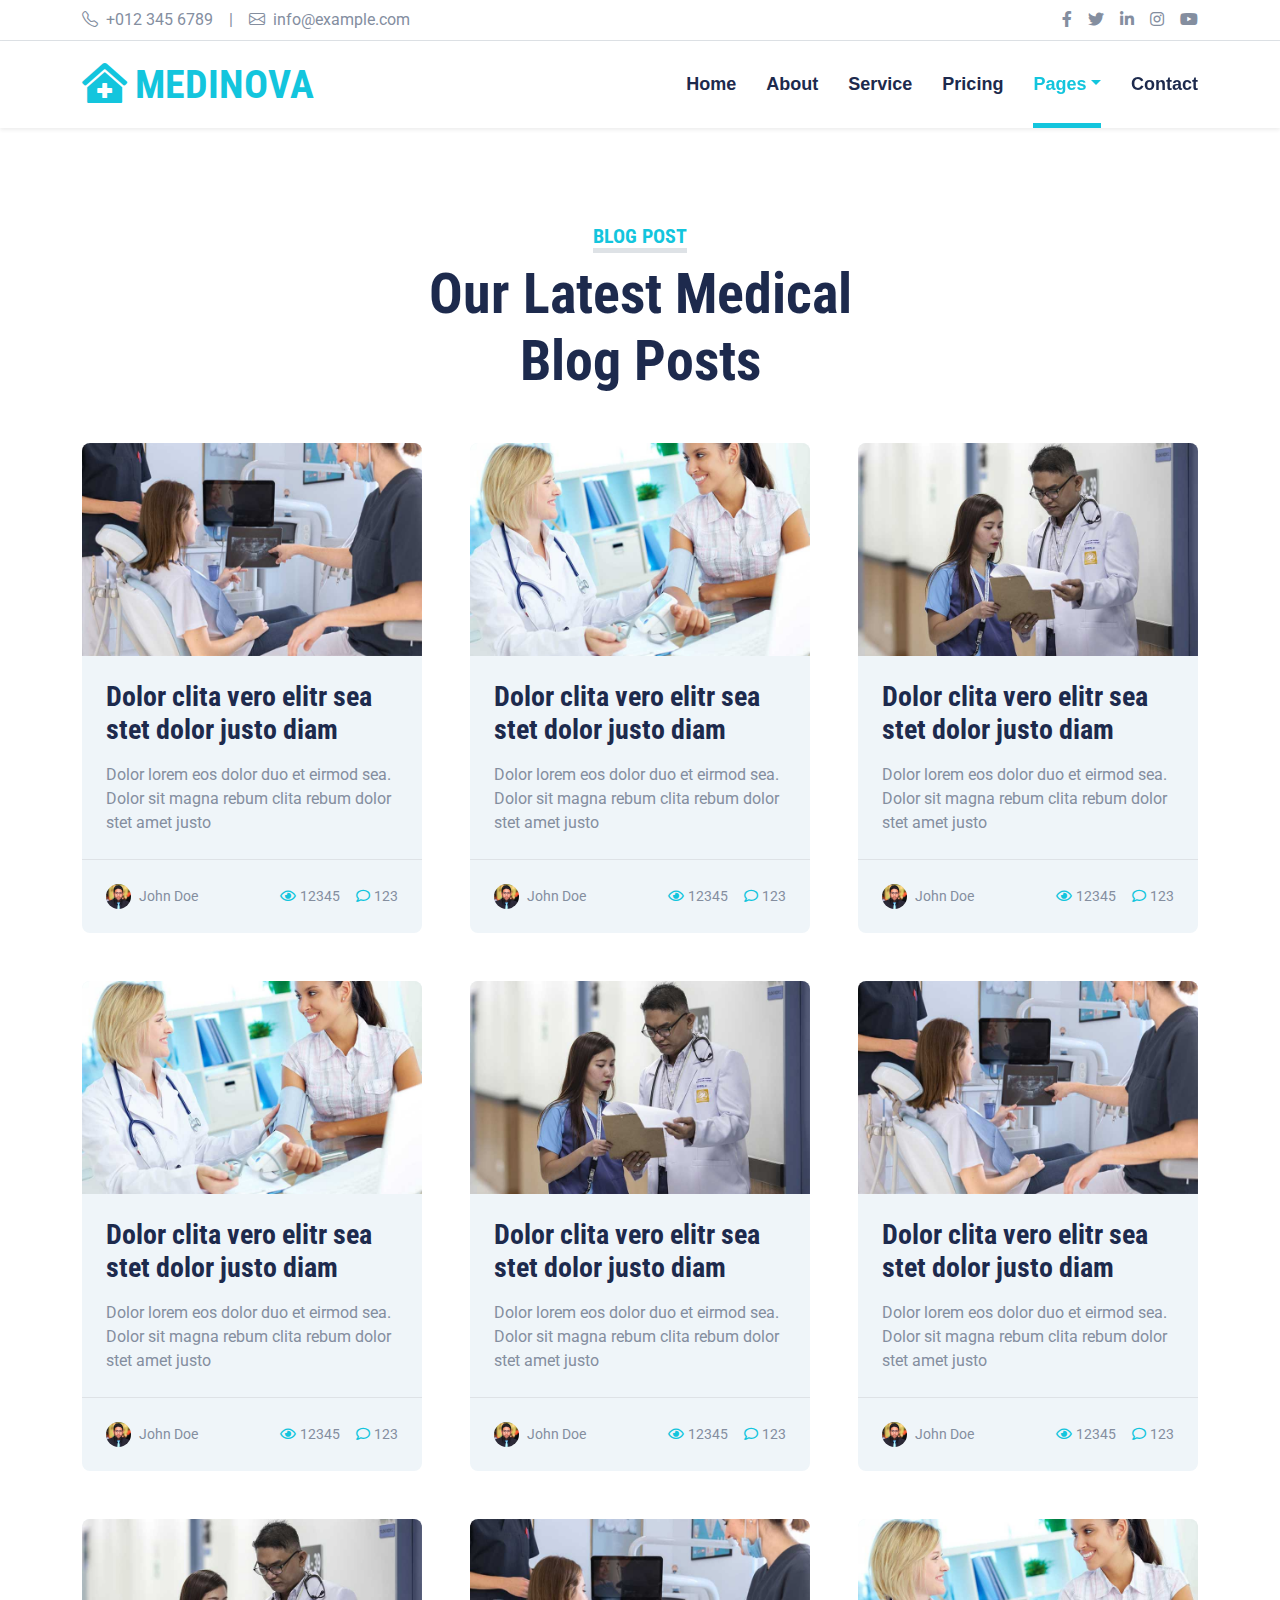
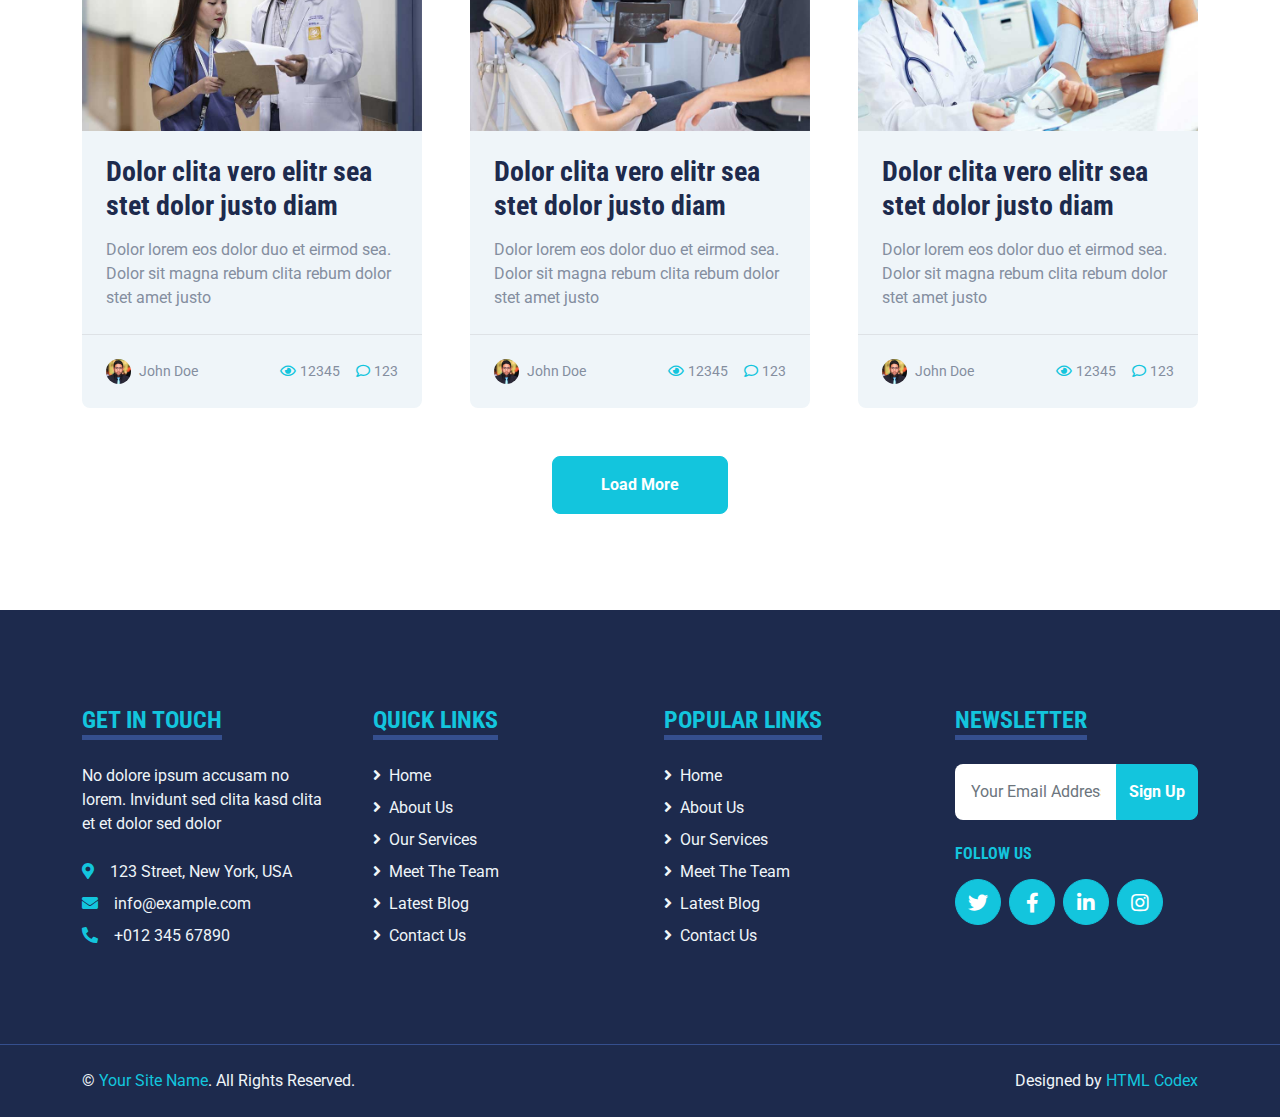
<file: blog.html>
<!DOCTYPE html>
<html lang="en">

<head>
    <meta charset="utf-8">
    <title>MEDINOVA - Hospital Website Template</title>
    <meta content="width=device-width, initial-scale=1.0" name="viewport">
    <meta content="Free HTML Templates" name="keywords">
    <meta content="Free HTML Templates" name="description">

    <!-- Favicon -->
    <link href="img/favicon.ico" rel="icon">

    <!-- Google Web Fonts -->
    <link rel="preconnect" href="https://fonts.gstatic.com">
    <link href="https://fonts.googleapis.com/css2?family=Roboto+Condensed:wght@400;700&family=Roboto:wght@400;700&display=swap" rel="stylesheet">  

    <!-- Icon Font Stylesheet -->
    <link href="https://cdnjs.cloudflare.com/ajax/libs/font-awesome/5.15.0/css/all.min.css" rel="stylesheet">
    <link href="https://cdn.jsdelivr.net/npm/bootstrap-icons@1.4.1/font/bootstrap-icons.css" rel="stylesheet">

    <!-- Libraries Stylesheet -->
    <link href="lib/owlcarousel/assets/owl.carousel.min.css" rel="stylesheet">
    <link href="lib/tempusdominus/css/tempusdominus-bootstrap-4.min.css" rel="stylesheet" />

    <!-- Customized Bootstrap Stylesheet -->
    <link href="css/bootstrap.min.css" rel="stylesheet">

    <!-- Template Stylesheet -->
    <link href="css/style.css" rel="stylesheet">
</head>

<body>
    <!-- Topbar Start -->
    <div class="container-fluid py-2 border-bottom d-none d-lg-block">
        <div class="container">
            <div class="row">
                <div class="col-md-6 text-center text-lg-start mb-2 mb-lg-0">
                    <div class="d-inline-flex align-items-center">
                        <a class="text-decoration-none text-body pe-3" href=""><i class="bi bi-telephone me-2"></i>+012 345 6789</a>
                        <span class="text-body">|</span>
                        <a class="text-decoration-none text-body px-3" href=""><i class="bi bi-envelope me-2"></i>info@example.com</a>
                    </div>
                </div>
                <div class="col-md-6 text-center text-lg-end">
                    <div class="d-inline-flex align-items-center">
                        <a class="text-body px-2" href="">
                            <i class="fab fa-facebook-f"></i>
                        </a>
                        <a class="text-body px-2" href="">
                            <i class="fab fa-twitter"></i>
                        </a>
                        <a class="text-body px-2" href="">
                            <i class="fab fa-linkedin-in"></i>
                        </a>
                        <a class="text-body px-2" href="">
                            <i class="fab fa-instagram"></i>
                        </a>
                        <a class="text-body ps-2" href="">
                            <i class="fab fa-youtube"></i>
                        </a>
                    </div>
                </div>
            </div>
        </div>
    </div>
    <!-- Topbar End -->


    <!-- Navbar Start -->
    <div class="container-fluid sticky-top bg-white shadow-sm mb-5">
        <div class="container">
            <nav class="navbar navbar-expand-lg bg-white navbar-light py-3 py-lg-0">
                <a href="index.html" class="navbar-brand">
                    <h1 class="m-0 text-uppercase text-primary"><i class="fa fa-clinic-medical me-2"></i>Medinova</h1>
                </a>
                <button class="navbar-toggler" type="button" data-bs-toggle="collapse" data-bs-target="#navbarCollapse">
                    <span class="navbar-toggler-icon"></span>
                </button>
                <div class="collapse navbar-collapse" id="navbarCollapse">
                    <div class="navbar-nav ms-auto py-0">
                        <a href="index.html" class="nav-item nav-link">Home</a>
                        <a href="about.html" class="nav-item nav-link">About</a>
                        <a href="service.html" class="nav-item nav-link">Service</a>
                        <a href="price.html" class="nav-item nav-link">Pricing</a>
                        <div class="nav-item dropdown">
                            <a href="#" class="nav-link dropdown-toggle active" data-bs-toggle="dropdown">Pages</a>
                            <div class="dropdown-menu m-0">
                                <a href="blog.html" class="dropdown-item active">Blog Grid</a>
                                <a href="detail.html" class="dropdown-item">Blog Detail</a>
                                <a href="team.html" class="dropdown-item">The Team</a>
                                <a href="testimonial.html" class="dropdown-item">Testimonial</a>
                                <a href="appointment.html" class="dropdown-item">Appointment</a>
                                <a href="search.html" class="dropdown-item">Search</a>
                            </div>
                        </div>
                        <a href="contact.html" class="nav-item nav-link">Contact</a>
                    </div>
                </div>
            </nav>
        </div>
    </div>
    <!-- Navbar End -->


    <!-- Blog Start -->
    <div class="container-fluid py-5">
        <div class="container">
            <div class="text-center mx-auto mb-5" style="max-width: 500px;">
                <h5 class="d-inline-block text-primary text-uppercase border-bottom border-5">Blog Post</h5>
                <h1 class="display-4">Our Latest Medical Blog Posts</h1>
            </div>
            <div class="row g-5">
                <div class="col-xl-4 col-lg-6">
                    <div class="bg-light rounded overflow-hidden">
                        <img class="img-fluid w-100" src="img/blog-1.jpg" alt="">
                        <div class="p-4">
                            <a class="h3 d-block mb-3" href="">Dolor clita vero elitr sea stet dolor justo  diam</a>
                            <p class="m-0">Dolor lorem eos dolor duo et eirmod sea. Dolor sit magna
                                rebum clita rebum dolor stet amet justo</p>
                        </div>
                        <div class="d-flex justify-content-between border-top p-4">
                            <div class="d-flex align-items-center">
                                <img class="rounded-circle me-2" src="img/user.jpg" width="25" height="25" alt="">
                                <small>John Doe</small>
                            </div>
                            <div class="d-flex align-items-center">
                                <small class="ms-3"><i class="far fa-eye text-primary me-1"></i>12345</small>
                                <small class="ms-3"><i class="far fa-comment text-primary me-1"></i>123</small>
                            </div>
                        </div>
                    </div>
                </div>
                <div class="col-xl-4 col-lg-6">
                    <div class="bg-light rounded overflow-hidden">
                        <img class="img-fluid w-100" src="img/blog-2.jpg" alt="">
                        <div class="p-4">
                            <a class="h3 d-block mb-3" href="">Dolor clita vero elitr sea stet dolor justo  diam</a>
                            <p class="m-0">Dolor lorem eos dolor duo et eirmod sea. Dolor sit magna
                                rebum clita rebum dolor stet amet justo</p>
                        </div>
                        <div class="d-flex justify-content-between border-top p-4">
                            <div class="d-flex align-items-center">
                                <img class="rounded-circle me-2" src="img/user.jpg" width="25" height="25" alt="">
                                <small>John Doe</small>
                            </div>
                            <div class="d-flex align-items-center">
                                <small class="ms-3"><i class="far fa-eye text-primary me-1"></i>12345</small>
                                <small class="ms-3"><i class="far fa-comment text-primary me-1"></i>123</small>
                            </div>
                        </div>
                    </div>
                </div>
                <div class="col-xl-4 col-lg-6">
                    <div class="bg-light rounded overflow-hidden">
                        <img class="img-fluid w-100" src="img/blog-3.jpg" alt="">
                        <div class="p-4">
                            <a class="h3 d-block mb-3" href="">Dolor clita vero elitr sea stet dolor justo  diam</a>
                            <p class="m-0">Dolor lorem eos dolor duo et eirmod sea. Dolor sit magna
                                rebum clita rebum dolor stet amet justo</p>
                        </div>
                        <div class="d-flex justify-content-between border-top p-4">
                            <div class="d-flex align-items-center">
                                <img class="rounded-circle me-2" src="img/user.jpg" width="25" height="25" alt="">
                                <small>John Doe</small>
                            </div>
                            <div class="d-flex align-items-center">
                                <small class="ms-3"><i class="far fa-eye text-primary me-1"></i>12345</small>
                                <small class="ms-3"><i class="far fa-comment text-primary me-1"></i>123</small>
                            </div>
                        </div>
                    </div>
                </div>
                <div class="col-xl-4 col-lg-6">
                    <div class="bg-light rounded overflow-hidden">
                        <img class="img-fluid w-100" src="img/blog-2.jpg" alt="">
                        <div class="p-4">
                            <a class="h3 d-block mb-3" href="">Dolor clita vero elitr sea stet dolor justo  diam</a>
                            <p class="m-0">Dolor lorem eos dolor duo et eirmod sea. Dolor sit magna
                                rebum clita rebum dolor stet amet justo</p>
                        </div>
                        <div class="d-flex justify-content-between border-top p-4">
                            <div class="d-flex align-items-center">
                                <img class="rounded-circle me-2" src="img/user.jpg" width="25" height="25" alt="">
                                <small>John Doe</small>
                            </div>
                            <div class="d-flex align-items-center">
                                <small class="ms-3"><i class="far fa-eye text-primary me-1"></i>12345</small>
                                <small class="ms-3"><i class="far fa-comment text-primary me-1"></i>123</small>
                            </div>
                        </div>
                    </div>
                </div>
                <div class="col-xl-4 col-lg-6">
                    <div class="bg-light rounded overflow-hidden">
                        <img class="img-fluid w-100" src="img/blog-3.jpg" alt="">
                        <div class="p-4">
                            <a class="h3 d-block mb-3" href="">Dolor clita vero elitr sea stet dolor justo  diam</a>
                            <p class="m-0">Dolor lorem eos dolor duo et eirmod sea. Dolor sit magna
                                rebum clita rebum dolor stet amet justo</p>
                        </div>
                        <div class="d-flex justify-content-between border-top p-4">
                            <div class="d-flex align-items-center">
                                <img class="rounded-circle me-2" src="img/user.jpg" width="25" height="25" alt="">
                                <small>John Doe</small>
                            </div>
                            <div class="d-flex align-items-center">
                                <small class="ms-3"><i class="far fa-eye text-primary me-1"></i>12345</small>
                                <small class="ms-3"><i class="far fa-comment text-primary me-1"></i>123</small>
                            </div>
                        </div>
                    </div>
                </div>
                <div class="col-xl-4 col-lg-6">
                    <div class="bg-light rounded overflow-hidden">
                        <img class="img-fluid w-100" src="img/blog-1.jpg" alt="">
                        <div class="p-4">
                            <a class="h3 d-block mb-3" href="">Dolor clita vero elitr sea stet dolor justo  diam</a>
                            <p class="m-0">Dolor lorem eos dolor duo et eirmod sea. Dolor sit magna
                                rebum clita rebum dolor stet amet justo</p>
                        </div>
                        <div class="d-flex justify-content-between border-top p-4">
                            <div class="d-flex align-items-center">
                                <img class="rounded-circle me-2" src="img/user.jpg" width="25" height="25" alt="">
                                <small>John Doe</small>
                            </div>
                            <div class="d-flex align-items-center">
                                <small class="ms-3"><i class="far fa-eye text-primary me-1"></i>12345</small>
                                <small class="ms-3"><i class="far fa-comment text-primary me-1"></i>123</small>
                            </div>
                        </div>
                    </div>
                </div>
                <div class="col-xl-4 col-lg-6">
                    <div class="bg-light rounded overflow-hidden">
                        <img class="img-fluid w-100" src="img/blog-3.jpg" alt="">
                        <div class="p-4">
                            <a class="h3 d-block mb-3" href="">Dolor clita vero elitr sea stet dolor justo  diam</a>
                            <p class="m-0">Dolor lorem eos dolor duo et eirmod sea. Dolor sit magna
                                rebum clita rebum dolor stet amet justo</p>
                        </div>
                        <div class="d-flex justify-content-between border-top p-4">
                            <div class="d-flex align-items-center">
                                <img class="rounded-circle me-2" src="img/user.jpg" width="25" height="25" alt="">
                                <small>John Doe</small>
                            </div>
                            <div class="d-flex align-items-center">
                                <small class="ms-3"><i class="far fa-eye text-primary me-1"></i>12345</small>
                                <small class="ms-3"><i class="far fa-comment text-primary me-1"></i>123</small>
                            </div>
                        </div>
                    </div>
                </div>
                <div class="col-xl-4 col-lg-6">
                    <div class="bg-light rounded overflow-hidden">
                        <img class="img-fluid w-100" src="img/blog-1.jpg" alt="">
                        <div class="p-4">
                            <a class="h3 d-block mb-3" href="">Dolor clita vero elitr sea stet dolor justo  diam</a>
                            <p class="m-0">Dolor lorem eos dolor duo et eirmod sea. Dolor sit magna
                                rebum clita rebum dolor stet amet justo</p>
                        </div>
                        <div class="d-flex justify-content-between border-top p-4">
                            <div class="d-flex align-items-center">
                                <img class="rounded-circle me-2" src="img/user.jpg" width="25" height="25" alt="">
                                <small>John Doe</small>
                            </div>
                            <div class="d-flex align-items-center">
                                <small class="ms-3"><i class="far fa-eye text-primary me-1"></i>12345</small>
                                <small class="ms-3"><i class="far fa-comment text-primary me-1"></i>123</small>
                            </div>
                        </div>
                    </div>
                </div>
                <div class="col-xl-4 col-lg-6">
                    <div class="bg-light rounded overflow-hidden">
                        <img class="img-fluid w-100" src="img/blog-2.jpg" alt="">
                        <div class="p-4">
                            <a class="h3 d-block mb-3" href="">Dolor clita vero elitr sea stet dolor justo  diam</a>
                            <p class="m-0">Dolor lorem eos dolor duo et eirmod sea. Dolor sit magna
                                rebum clita rebum dolor stet amet justo</p>
                        </div>
                        <div class="d-flex justify-content-between border-top p-4">
                            <div class="d-flex align-items-center">
                                <img class="rounded-circle me-2" src="img/user.jpg" width="25" height="25" alt="">
                                <small>John Doe</small>
                            </div>
                            <div class="d-flex align-items-center">
                                <small class="ms-3"><i class="far fa-eye text-primary me-1"></i>12345</small>
                                <small class="ms-3"><i class="far fa-comment text-primary me-1"></i>123</small>
                            </div>
                        </div>
                    </div>
                </div>
                <div class="col-12 text-center">
                    <button class="btn btn-primary py-3 px-5">Load More</button>
                </div>
            </div>
        </div>
    </div>
    <!-- Blog End -->
    

    <!-- Footer Start -->
    <div class="container-fluid bg-dark text-light mt-5 py-5">
        <div class="container py-5">
            <div class="row g-5">
                <div class="col-lg-3 col-md-6">
                    <h4 class="d-inline-block text-primary text-uppercase border-bottom border-5 border-secondary mb-4">Get In Touch</h4>
                    <p class="mb-4">No dolore ipsum accusam no lorem. Invidunt sed clita kasd clita et et dolor sed dolor</p>
                    <p class="mb-2"><i class="fa fa-map-marker-alt text-primary me-3"></i>123 Street, New York, USA</p>
                    <p class="mb-2"><i class="fa fa-envelope text-primary me-3"></i>info@example.com</p>
                    <p class="mb-0"><i class="fa fa-phone-alt text-primary me-3"></i>+012 345 67890</p>
                </div>
                <div class="col-lg-3 col-md-6">
                    <h4 class="d-inline-block text-primary text-uppercase border-bottom border-5 border-secondary mb-4">Quick Links</h4>
                    <div class="d-flex flex-column justify-content-start">
                        <a class="text-light mb-2" href="#"><i class="fa fa-angle-right me-2"></i>Home</a>
                        <a class="text-light mb-2" href="#"><i class="fa fa-angle-right me-2"></i>About Us</a>
                        <a class="text-light mb-2" href="#"><i class="fa fa-angle-right me-2"></i>Our Services</a>
                        <a class="text-light mb-2" href="#"><i class="fa fa-angle-right me-2"></i>Meet The Team</a>
                        <a class="text-light mb-2" href="#"><i class="fa fa-angle-right me-2"></i>Latest Blog</a>
                        <a class="text-light" href="#"><i class="fa fa-angle-right me-2"></i>Contact Us</a>
                    </div>
                </div>
                <div class="col-lg-3 col-md-6">
                    <h4 class="d-inline-block text-primary text-uppercase border-bottom border-5 border-secondary mb-4">Popular Links</h4>
                    <div class="d-flex flex-column justify-content-start">
                        <a class="text-light mb-2" href="#"><i class="fa fa-angle-right me-2"></i>Home</a>
                        <a class="text-light mb-2" href="#"><i class="fa fa-angle-right me-2"></i>About Us</a>
                        <a class="text-light mb-2" href="#"><i class="fa fa-angle-right me-2"></i>Our Services</a>
                        <a class="text-light mb-2" href="#"><i class="fa fa-angle-right me-2"></i>Meet The Team</a>
                        <a class="text-light mb-2" href="#"><i class="fa fa-angle-right me-2"></i>Latest Blog</a>
                        <a class="text-light" href="#"><i class="fa fa-angle-right me-2"></i>Contact Us</a>
                    </div>
                </div>
                <div class="col-lg-3 col-md-6">
                    <h4 class="d-inline-block text-primary text-uppercase border-bottom border-5 border-secondary mb-4">Newsletter</h4>
                    <form action="">
                        <div class="input-group">
                            <input type="text" class="form-control p-3 border-0" placeholder="Your Email Address">
                            <button class="btn btn-primary">Sign Up</button>
                        </div>
                    </form>
                    <h6 class="text-primary text-uppercase mt-4 mb-3">Follow Us</h6>
                    <div class="d-flex">
                        <a class="btn btn-lg btn-primary btn-lg-square rounded-circle me-2" href="#"><i class="fab fa-twitter"></i></a>
                        <a class="btn btn-lg btn-primary btn-lg-square rounded-circle me-2" href="#"><i class="fab fa-facebook-f"></i></a>
                        <a class="btn btn-lg btn-primary btn-lg-square rounded-circle me-2" href="#"><i class="fab fa-linkedin-in"></i></a>
                        <a class="btn btn-lg btn-primary btn-lg-square rounded-circle" href="#"><i class="fab fa-instagram"></i></a>
                    </div>
                </div>
            </div>
        </div>
    </div>
    <div class="container-fluid bg-dark text-light border-top border-secondary py-4">
        <div class="container">
            <div class="row g-5">
                <div class="col-md-6 text-center text-md-start">
                    <p class="mb-md-0">&copy; <a class="text-primary" href="#">Your Site Name</a>. All Rights Reserved.</p>
                </div>
                <div class="col-md-6 text-center text-md-end">
                    <p class="mb-0">Designed by <a class="text-primary" href="https://htmlcodex.com">HTML Codex</a></p>
                </div>
            </div>
        </div>
    </div>
    <!-- Footer End -->


    <!-- Back to Top -->
    <a href="#" class="btn btn-lg btn-primary btn-lg-square back-to-top"><i class="bi bi-arrow-up"></i></a>


    <!-- JavaScript Libraries -->
    <script src="https://code.jquery.com/jquery-3.4.1.min.js"></script>
    <script src="https://cdn.jsdelivr.net/npm/bootstrap@5.0.0/dist/js/bootstrap.bundle.min.js"></script>
    <script src="lib/easing/easing.min.js"></script>
    <script src="lib/waypoints/waypoints.min.js"></script>
    <script src="lib/owlcarousel/owl.carousel.min.js"></script>
    <script src="lib/tempusdominus/js/moment.min.js"></script>
    <script src="lib/tempusdominus/js/moment-timezone.min.js"></script>
    <script src="lib/tempusdominus/js/tempusdominus-bootstrap-4.min.js"></script>

    <!-- Template Javascript -->
    <script src="js/main.js"></script>
</body>

</html>
</file>
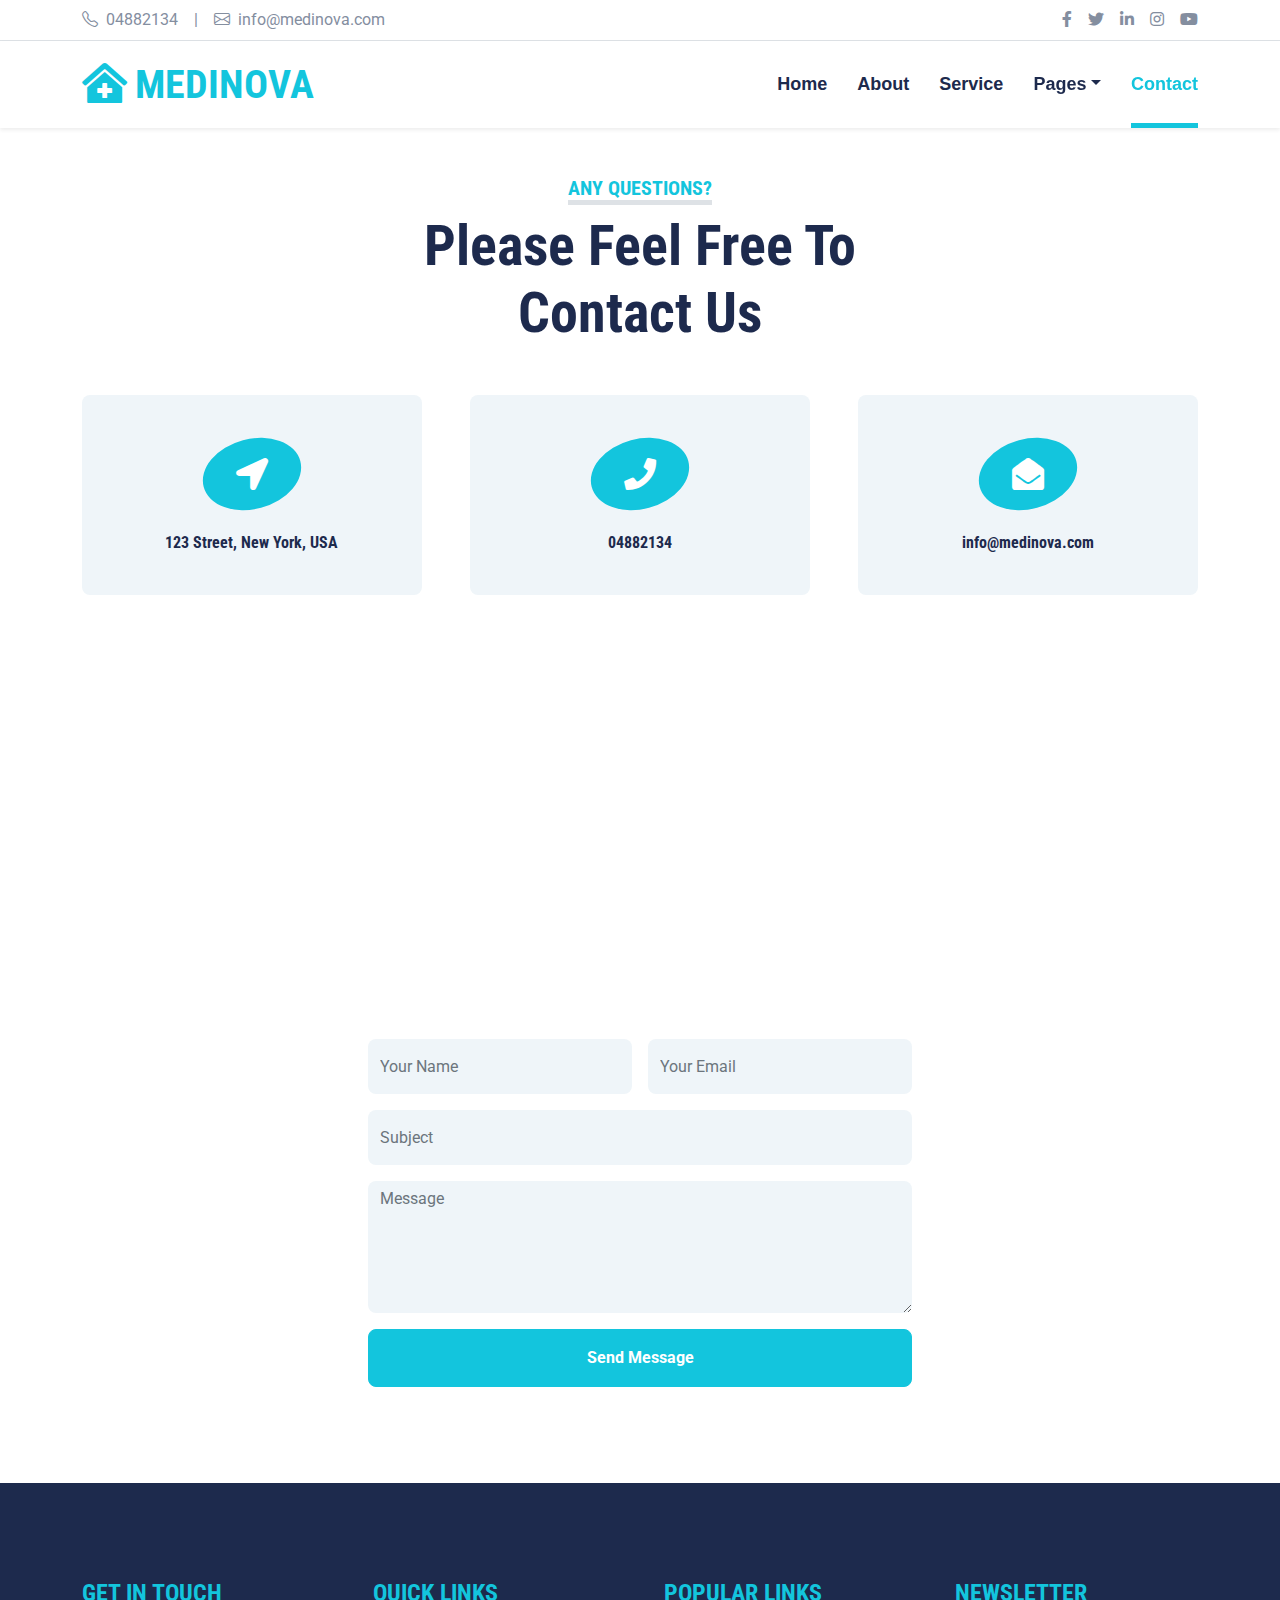
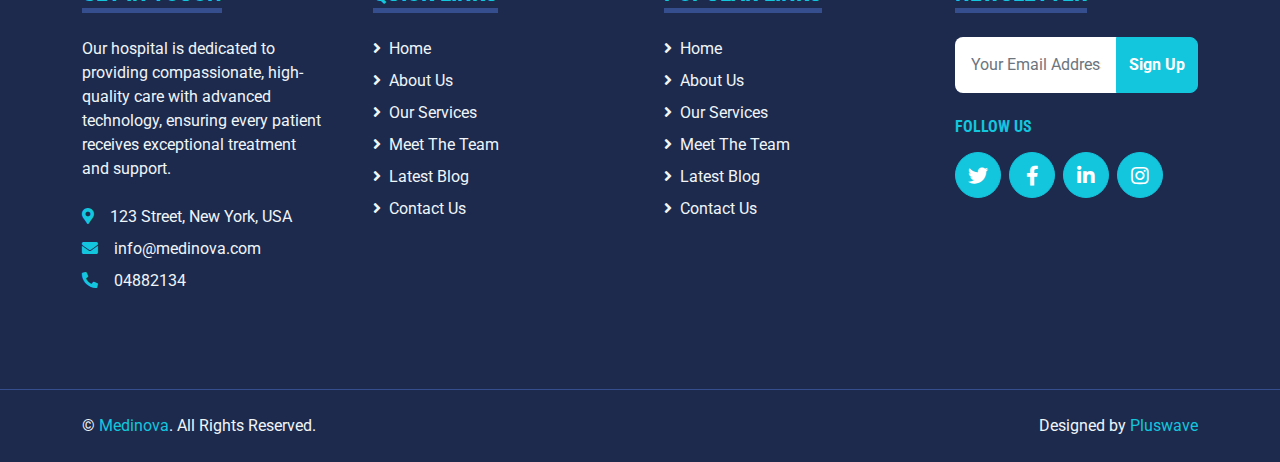
<file: contact.html>
<!DOCTYPE html>
<html lang="en">

<head>
    <meta charset="utf-8">
    <title>MEDINOVA INT MEDICITY</title>
    <meta content="width=device-width, initial-scale=1.0" name="viewport">
    <meta content="Free HTML Templates" name="keywords">
    <meta content="Free HTML Templates" name="description">

    <!-- Favicon -->
    <link href="img/hosplog.jpg" rel="icon">

    <!-- Google Web Fonts -->
    <link rel="preconnect" href="https://fonts.gstatic.com">
    <link href="https://fonts.googleapis.com/css2?family=Roboto+Condensed:wght@400;700&family=Roboto:wght@400;700&display=swap" rel="stylesheet">  

    <!-- Icon Font Stylesheet -->
    <link href="https://cdnjs.cloudflare.com/ajax/libs/font-awesome/5.15.0/css/all.min.css" rel="stylesheet">
    <link href="https://cdn.jsdelivr.net/npm/bootstrap-icons@1.4.1/font/bootstrap-icons.css" rel="stylesheet">

    <!-- Libraries Stylesheet -->
    <link href="lib/owlcarousel/assets/owl.carousel.min.css" rel="stylesheet">
    <link href="lib/tempusdominus/css/tempusdominus-bootstrap-4.min.css" rel="stylesheet" />

    <!-- Customized Bootstrap Stylesheet -->
    <link href="css/bootstrap.min.css" rel="stylesheet">

    <!-- Template Stylesheet -->
    <link href="css/style.css" rel="stylesheet">
</head>

<body>
    <!-- Topbar Start -->
    <div class="container-fluid py-2 border-bottom d-none d-lg-block">
        <div class="container">
            <div class="row">
                <div class="col-md-6 text-center text-lg-start mb-2 mb-lg-0">
                    <div class="d-inline-flex align-items-center">
                        <a class="text-decoration-none text-body pe-3" href=""><i class="bi bi-telephone me-2"></i>04882134</a>
                        <span class="text-body">|</span>
                        <a class="text-decoration-none text-body px-3" href=""><i class="bi bi-envelope me-2"></i>info@medinova.com</a>
                    </div>
                </div>
                <div class="col-md-6 text-center text-lg-end">
                    <div class="d-inline-flex align-items-center">
                        <a class="text-body px-2" href="">
                            <i class="fab fa-facebook-f"></i>
                        </a>
                        <a class="text-body px-2" href="">
                            <i class="fab fa-twitter"></i>
                        </a>
                        <a class="text-body px-2" href="">
                            <i class="fab fa-linkedin-in"></i>
                        </a>
                        <a class="text-body px-2" href="">
                            <i class="fab fa-instagram"></i>
                        </a>
                        <a class="text-body ps-2" href="">
                            <i class="fab fa-youtube"></i>
                        </a>
                    </div>
                </div>
            </div>
        </div>
    </div>
    <!-- Topbar End -->


    <!-- Navbar Start -->
    <div class="container-fluid sticky-top bg-white shadow-sm">
        <div class="container">
            <nav class="navbar navbar-expand-lg bg-white navbar-light py-3 py-lg-0">
                <a href="index.html" class="navbar-brand">
                    <h1 class="m-0 text-uppercase text-primary"><i class="fa fa-clinic-medical me-2"></i>MEDINOVA</h1>
                </a>
                <button class="navbar-toggler" type="button" data-bs-toggle="collapse" data-bs-target="#navbarCollapse">
                    <span class="navbar-toggler-icon"></span>
                </button>
                <div class="collapse navbar-collapse" id="navbarCollapse">
                    <div class="navbar-nav ms-auto py-0">
                        <a href="index.html" class="nav-item nav-link">Home</a>
                        <a href="about.html" class="nav-item nav-link">About</a>
                        <a href="service.html" class="nav-item nav-link">Service</a>
                        <div class="nav-item dropdown">
                            <a href="#" class="nav-link dropdown-toggle" data-bs-toggle="dropdown">Pages</a>
                            <div class="dropdown-menu m-0">
                                <a href="Token/token.html" class="dropdown-item" target="_blank" rel="noopener noreferrer">Token</a>
                                <a href="patient_records/disease.html" class="dropdown-item" target="_blank" rel="noopener noreferrer">Patient Records</a>
                                <a href="team.html" class="dropdown-item">The Team</a>
                                <a href="testimonial.html" class="dropdown-item">Testimonial</a>
                                <a href="appointment.html" class="dropdown-item">Appointment</a>
                            </div>
                        </div>
                        <a href="contact.html" class="nav-item nav-link active">Contact</a>
                    </div>
                </div>
            </nav>
        </div>
    </div>
    <!-- Navbar End -->


    <!-- Contact Start -->
    <div class="container-fluid pt-5">
        <div class="container">
            <div class="text-center mx-auto mb-5" style="max-width: 500px;">
                <h5 class="d-inline-block text-primary text-uppercase border-bottom border-5">Any Questions?</h5>
                <h1 class="display-4">Please Feel Free To Contact Us</h1>
            </div>
            <div class="row g-5 mb-5">
                <div class="col-lg-4">
                    <div class="bg-light rounded d-flex flex-column align-items-center justify-content-center text-center" style="height: 200px;">
                        <div class="d-flex align-items-center justify-content-center bg-primary rounded-circle mb-4" style="width: 100px; height: 70px; transform: rotate(-15deg);">
                            <i class="fa fa-2x fa-location-arrow text-white" style="transform: rotate(15deg);"></i>
                        </div>
                        <h6 class="mb-0">123 Street, New York, USA</h6>
                    </div>
                </div>
                <div class="col-lg-4">
                    <div class="bg-light rounded d-flex flex-column align-items-center justify-content-center text-center" style="height: 200px;">
                        <div class="d-flex align-items-center justify-content-center bg-primary rounded-circle mb-4" style="width: 100px; height: 70px; transform: rotate(-15deg);">
                            <i class="fa fa-2x fa-phone text-white" style="transform: rotate(15deg);"></i>
                        </div>
                        <h6 class="mb-0">04882134</h6>
                    </div>
                </div>
                <div class="col-lg-4">
                    <div class="bg-light rounded d-flex flex-column align-items-center justify-content-center text-center" style="height: 200px;">
                        <div class="d-flex align-items-center justify-content-center bg-primary rounded-circle mb-4" style="width: 100px; height: 70px; transform: rotate(-15deg);">
                            <i class="fa fa-2x fa-envelope-open text-white" style="transform: rotate(15deg);"></i>
                        </div>
                        <h6 class="mb-0">info@medinova.com</h6>
                    </div>
                </div>
            </div>
            <div class="row">
                <div class="col-12" style="height: 500px;">
                    <div class="position-relative h-100">
                        <iframe class="position-relative w-100 h-100"
                            src="https://www.google.com/maps/embed?pb=!1m18!1m12!1m3!1d3001156.4288297426!2d-78.01371936852176!3d42.72876761954724!2m3!1f0!2f0!3f0!3m2!1i1024!2i768!4f13.1!3m3!1m2!1s0x4ccc4bf0f123a5a9%3A0xddcfc6c1de189567!2sNew%20York%2C%20USA!5e0!3m2!1sen!2sbd!4v1603794290143!5m2!1sen!2sbd"
                            frameborder="0" style="border:0;" allowfullscreen="" aria-hidden="false"
                            tabindex="0"></iframe>
                    </div>
                </div>
            </div>
            <div class="row justify-content-center position-relative" style="margin-top: -200px; z-index: 1;">
                <div class="col-lg-8">
                    <div class="bg-white rounded p-5 m-5 mb-0">
                        <form>
                            <div class="row g-3">
                                <div class="col-12 col-sm-6">
                                    <input type="text" class="form-control bg-light border-0" placeholder="Your Name" style="height: 55px;">
                                </div>
                                <div class="col-12 col-sm-6">
                                    <input type="email" class="form-control bg-light border-0" placeholder="Your Email" style="height: 55px;">
                                </div>
                                <div class="col-12">
                                    <input type="text" class="form-control bg-light border-0" placeholder="Subject" style="height: 55px;">
                                </div>
                                <div class="col-12">
                                    <textarea class="form-control bg-light border-0" rows="5" placeholder="Message"></textarea>
                                </div>
                                <div class="col-12">
                                    <button class="btn btn-primary w-100 py-3" type="submit">Send Message</button>
                                </div>
                            </div>
                        </form>
                    </div>
                </div>
            </div>
        </div>
    </div>
    <!-- Contact End -->


   <!-- Footer Start -->
    <div class="container-fluid bg-dark text-light mt-5 py-5">
        <div class="container py-5">
            <div class="row g-5">
                <div class="col-lg-3 col-md-6">
                    <h4 class="d-inline-block text-primary text-uppercase border-bottom border-5 border-secondary mb-4">Get In Touch</h4>
                    <p class="mb-4">Our hospital is dedicated to providing compassionate, high-quality care with advanced technology, ensuring every patient receives exceptional treatment and support.</p>
                    <p class="mb-2"><i class="fa fa-map-marker-alt text-primary me-3"></i>123 Street, New York, USA</p>
                    <p class="mb-2"><i class="fa fa-envelope text-primary me-3"></i>info@medinova.com</p>
                    <p class="mb-0"><i class="fa fa-phone-alt text-primary me-3"></i>04882134</p>
                </div>
                <div class="col-lg-3 col-md-6">
                    <h4 class="d-inline-block text-primary text-uppercase border-bottom border-5 border-secondary mb-4">Quick Links</h4>
                    <div class="d-flex flex-column justify-content-start">
                        <a class="text-light mb-2" href="#"><i class="fa fa-angle-right me-2"></i>Home</a>
                        <a class="text-light mb-2" href="#"><i class="fa fa-angle-right me-2"></i>About Us</a>
                        <a class="text-light mb-2" href="#"><i class="fa fa-angle-right me-2"></i>Our Services</a>
                        <a class="text-light mb-2" href="#"><i class="fa fa-angle-right me-2"></i>Meet The Team</a>
                        <a class="text-light mb-2" href="#"><i class="fa fa-angle-right me-2"></i>Latest Blog</a>
                        <a class="text-light" href="#"><i class="fa fa-angle-right me-2"></i>Contact Us</a>
                    </div>
                </div>
                <div class="col-lg-3 col-md-6">
                    <h4 class="d-inline-block text-primary text-uppercase border-bottom border-5 border-secondary mb-4">Popular Links</h4>
                    <div class="d-flex flex-column justify-content-start">
                        <a class="text-light mb-2" href="#"><i class="fa fa-angle-right me-2"></i>Home</a>
                        <a class="text-light mb-2" href="#"><i class="fa fa-angle-right me-2"></i>About Us</a>
                        <a class="text-light mb-2" href="#"><i class="fa fa-angle-right me-2"></i>Our Services</a>
                        <a class="text-light mb-2" href="#"><i class="fa fa-angle-right me-2"></i>Meet The Team</a>
                        <a class="text-light mb-2" href="#"><i class="fa fa-angle-right me-2"></i>Latest Blog</a>
                        <a class="text-light" href="#"><i class="fa fa-angle-right me-2"></i>Contact Us</a>
                    </div>
                </div>
                <div class="col-lg-3 col-md-6">
                    <h4 class="d-inline-block text-primary text-uppercase border-bottom border-5 border-secondary mb-4">Newsletter</h4>
                    <form action="">
                        <div class="input-group">
                            <input type="text" class="form-control p-3 border-0" placeholder="Your Email Address">
                            <button class="btn btn-primary">Sign Up</button>
                        </div>
                    </form>
                    <h6 class="text-primary text-uppercase mt-4 mb-3">Follow Us</h6>
                    <div class="d-flex">
                        <a class="btn btn-lg btn-primary btn-lg-square rounded-circle me-2" href="#"><i class="fab fa-twitter"></i></a>
                        <a class="btn btn-lg btn-primary btn-lg-square rounded-circle me-2" href="#"><i class="fab fa-facebook-f"></i></a>
                        <a class="btn btn-lg btn-primary btn-lg-square rounded-circle me-2" href="#"><i class="fab fa-linkedin-in"></i></a>
                        <a class="btn btn-lg btn-primary btn-lg-square rounded-circle" href="#"><i class="fab fa-instagram"></i></a>
                    </div>
                </div>
            </div>
        </div>
    </div>
    <div class="container-fluid bg-dark text-light border-top border-secondary py-4">
        <div class="container">
            <div class="row g-5">
                <div class="col-md-6 text-center text-md-start">
                    <p class="mb-md-0">&copy; <a class="text-primary" href="#">Medinova</a>. All Rights Reserved.</p>
                </div>
                <div class="col-md-6 text-center text-md-end">
                    <p class="mb-0">Designed by <a class="text-primary" href="https://www.pluswave.net"class="dropdown-item" target="_blank" rel="noopener noreferrer">Pluswave</a></p>
                </div>
            </div>
        </div>
    </div>
    <!-- Footer End -->


    <!-- Back to Top -->
    <a href="#" class="btn btn-lg btn-primary btn-lg-square back-to-top"><i class="bi bi-arrow-up"></i></a>


    <!-- JavaScript Libraries -->
    <script src="https://code.jquery.com/jquery-3.4.1.min.js"></script>
    <script src="https://cdn.jsdelivr.net/npm/bootstrap@5.0.0/dist/js/bootstrap.bundle.min.js"></script>
    <script src="lib/easing/easing.min.js"></script>
    <script src="lib/waypoints/waypoints.min.js"></script>
    <script src="lib/owlcarousel/owl.carousel.min.js"></script>
    <script src="lib/tempusdominus/js/moment.min.js"></script>
    <script src="lib/tempusdominus/js/moment-timezone.min.js"></script>
    <script src="lib/tempusdominus/js/tempusdominus-bootstrap-4.min.js"></script>

    <!-- Template Javascript -->
    <script src="js/main.js"></script>
</body>

</html>
</file>
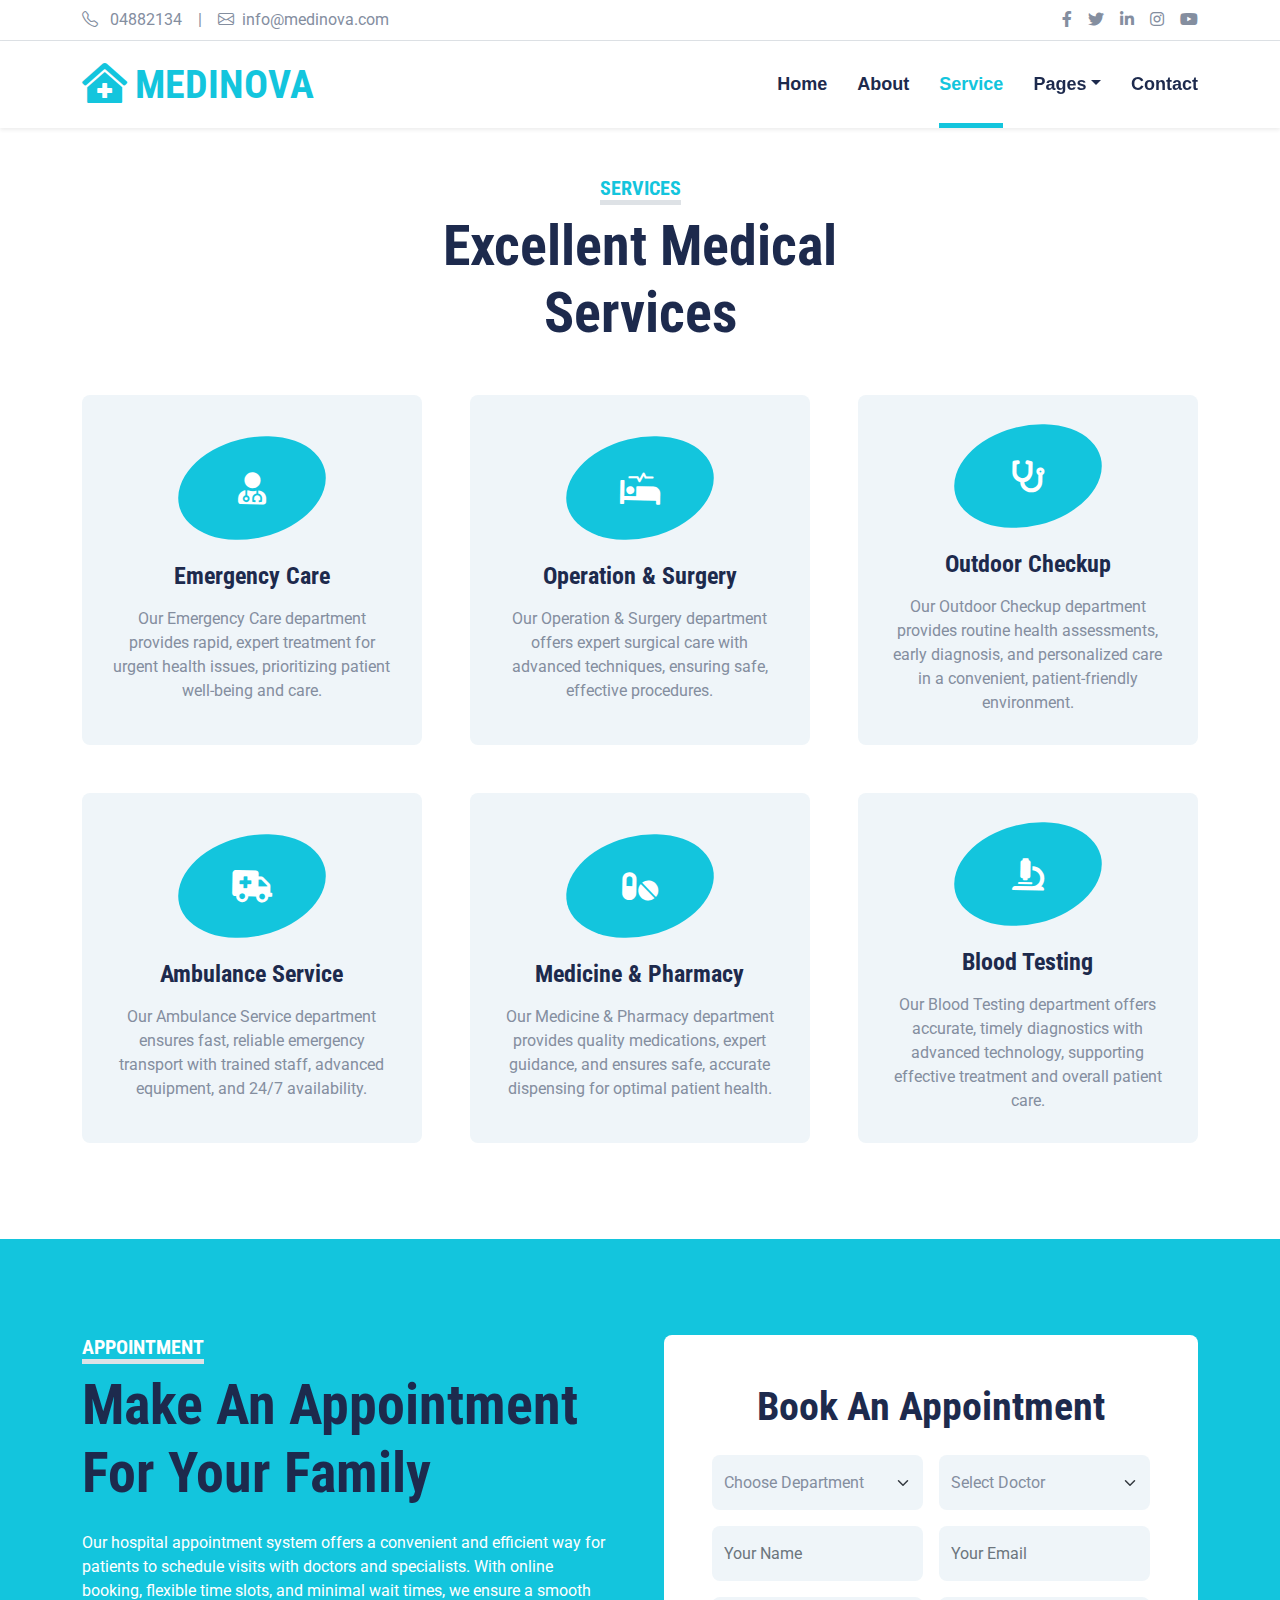
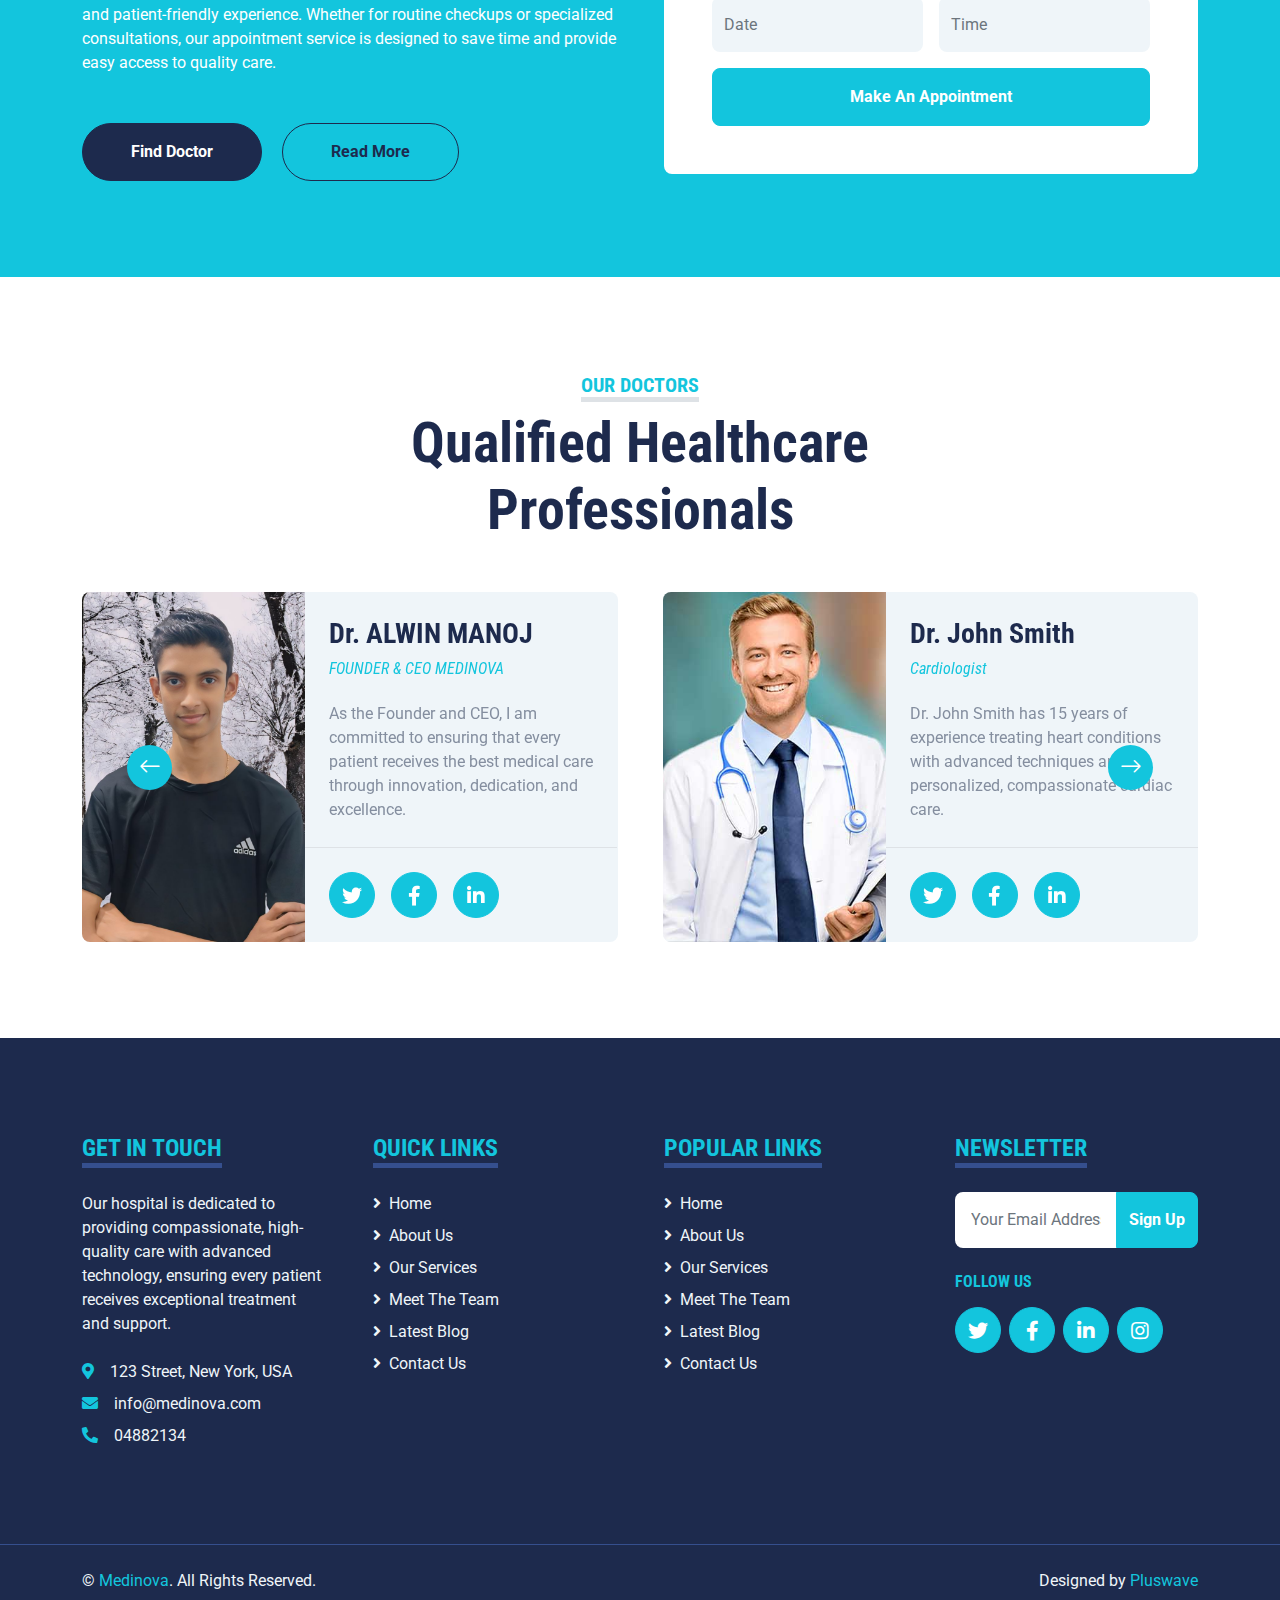
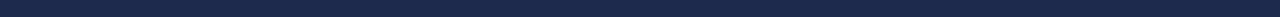
<file: service.html>
<!DOCTYPE html>
<html lang="en">

<head>
    <meta charset="utf-8">
    <title>MEDINOVA INT MEDICITY</title>
    <meta content="width=device-width, initial-scale=1.0" name="viewport">
    <meta content="Free HTML Templates" name="keywords">
    <meta content="Free HTML Templates" name="description">

    <!-- Favicon -->
    <link href="img/hosplog.jpg" rel="icon">

    <!-- Google Web Fonts -->
    <link rel="preconnect" href="https://fonts.gstatic.com">
    <link href="https://fonts.googleapis.com/css2?family=Roboto+Condensed:wght@400;700&family=Roboto:wght@400;700&display=swap" rel="stylesheet">  

    <!-- Icon Font Stylesheet -->
    <link href="https://cdnjs.cloudflare.com/ajax/libs/font-awesome/5.15.0/css/all.min.css" rel="stylesheet">
    <link href="https://cdn.jsdelivr.net/npm/bootstrap-icons@1.4.1/font/bootstrap-icons.css" rel="stylesheet">

    <!-- Libraries Stylesheet -->
    <link href="lib/owlcarousel/assets/owl.carousel.min.css" rel="stylesheet">
    <link href="lib/tempusdominus/css/tempusdominus-bootstrap-4.min.css" rel="stylesheet" />

    <!-- Customized Bootstrap Stylesheet -->
    <link href="css/bootstrap.min.css" rel="stylesheet">

    <!-- Template Stylesheet -->
    <link href="css/style.css" rel="stylesheet">
</head>

<body>
    <!-- Topbar Start -->
    <div class="container-fluid py-2 border-bottom d-none d-lg-block">
        <div class="container">
            <div class="row">
                <div class="col-md-6 text-center text-lg-start mb-2 mb-lg-0">
                    <div class="d-inline-flex align-items-center">
                        <a class="text-decoration-none text-body pe-3" href=""><i class="bi bi-telephone me-2"></i> 04882134</a>
                        <span class="text-body">|</span>
                        <a class="text-decoration-none text-body px-3" href=""><i class="bi bi-envelope me-2"></i>info@medinova.com</a>
                    </div>
                </div>
                <div class="col-md-6 text-center text-lg-end">
                    <div class="d-inline-flex align-items-center">
                        <a class="text-body px-2" href="">
                            <i class="fab fa-facebook-f"></i>
                        </a>
                        <a class="text-body px-2" href="">
                            <i class="fab fa-twitter"></i>
                        </a>
                        <a class="text-body px-2" href="">
                            <i class="fab fa-linkedin-in"></i>
                        </a>
                        <a class="text-body px-2" href="">
                            <i class="fab fa-instagram"></i>
                        </a>
                        <a class="text-body ps-2" href="">
                            <i class="fab fa-youtube"></i>
                        </a>
                    </div>
                </div>
            </div>
        </div>
    </div>
    <!-- Topbar End -->


    <!-- Navbar Start -->
    <div class="container-fluid sticky-top bg-white shadow-sm">
        <div class="container">
            <nav class="navbar navbar-expand-lg bg-white navbar-light py-3 py-lg-0">
                <a href="index.html" class="navbar-brand">
                    <h1 class="m-0 text-uppercase text-primary"><i class="fa fa-clinic-medical me-2"></i>MEDINOVA</h1>
                </a>
                <button class="navbar-toggler" type="button" data-bs-toggle="collapse" data-bs-target="#navbarCollapse">
                    <span class="navbar-toggler-icon"></span>
                </button>
                <div class="collapse navbar-collapse" id="navbarCollapse">
                    <div class="navbar-nav ms-auto py-0">
                        <a href="index.html" class="nav-item nav-link">Home</a>
                        <a href="about.html" class="nav-item nav-link">About</a>
                        <a href="service.html" class="nav-item nav-link active">Service</a>
                        <div class="nav-item dropdown">
                            <a href="#" class="nav-link dropdown-toggle" data-bs-toggle="dropdown">Pages</a>
                            <div class="dropdown-menu m-0">
                                <a href="Token/token.html" class="dropdown-item" target="_blank" rel="noopener noreferrer">Token</a>
                                <a href="patient_records/disease.html" class="dropdown-item" target="_blank" rel="noopener noreferrer">Patient Records</a>
                                <a href="team.html" class="dropdown-item">The Team</a>
                                <a href="testimonial.html" class="dropdown-item">Testimonial</a>
                            </div>
                        </div>
                        <a href="contact.html" class="nav-item nav-link">Contact</a>
                    </div>
                </div>
            </nav>
        </div>
    </div>
    <!-- Navbar End -->
    

    <!-- Services Start -->
    <div class="container-fluid py-5">
        <div class="container">
            <div class="text-center mx-auto mb-5" style="max-width: 500px;">
                <h5 class="d-inline-block text-primary text-uppercase border-bottom border-5">Services</h5>
                <h1 class="display-4">Excellent Medical Services</h1>
            </div>
            <div class="row g-5">
                <div class="col-lg-4 col-md-6">
                    <div class="service-item bg-light rounded d-flex flex-column align-items-center justify-content-center text-center">
                        <div class="service-icon mb-4">
                            <i class="fa fa-2x fa-user-md text-white"></i>
                        </div>
                        <h4 class="mb-3">Emergency Care</h4>
                        <p class="m-0">Our Emergency Care department provides rapid, expert treatment for urgent health issues, prioritizing patient well-being and care.</p>
                        <a class="btn btn-lg btn-primary rounded-pill" href="">
                            <i class="bi bi-arrow-right"></i>
                        </a>
                    </div>
                </div>
                <div class="col-lg-4 col-md-6">
                    <div class="service-item bg-light rounded d-flex flex-column align-items-center justify-content-center text-center">
                        <div class="service-icon mb-4">
                            <i class="fa fa-2x fa-procedures text-white"></i>
                        </div>
                        <h4 class="mb-3">Operation & Surgery</h4>
                        <p class="m-0">Our Operation & Surgery department offers expert surgical care with advanced techniques, ensuring safe, effective procedures.</p>
                        <a class="btn btn-lg btn-primary rounded-pill" href="">
                            <i class="bi bi-arrow-right"></i>
                        </a>
                    </div>
                </div>
                <div class="col-lg-4 col-md-6">
                    <div class="service-item bg-light rounded d-flex flex-column align-items-center justify-content-center text-center">
                        <div class="service-icon mb-4">
                            <i class="fa fa-2x fa-stethoscope text-white"></i>
                        </div>
                        <h4 class="mb-3">Outdoor Checkup</h4>
                        <p class="m-0">Our Outdoor Checkup department provides routine health assessments, early diagnosis, and personalized care in a convenient, patient-friendly environment.</p>
                        <a class="btn btn-lg btn-primary rounded-pill" href="">
                            <i class="bi bi-arrow-right"></i>
                        </a>
                    </div>
                </div>
                <div class="col-lg-4 col-md-6">
                    <div class="service-item bg-light rounded d-flex flex-column align-items-center justify-content-center text-center">
                        <div class="service-icon mb-4">
                            <i class="fa fa-2x fa-ambulance text-white"></i>
                        </div>
                        <h4 class="mb-3">Ambulance Service</h4>
                        <p class="m-0">Our Ambulance Service department ensures fast, reliable emergency transport with trained staff, advanced equipment, and 24/7 availability.</p>
                        <a class="btn btn-lg btn-primary rounded-pill" href="">
                            <i class="bi bi-arrow-right"></i>
                        </a>
                    </div>
                </div>
                <div class="col-lg-4 col-md-6">
                    <div class="service-item bg-light rounded d-flex flex-column align-items-center justify-content-center text-center">
                        <div class="service-icon mb-4">
                            <i class="fa fa-2x fa-pills text-white"></i>
                        </div>
                        <h4 class="mb-3">Medicine & Pharmacy</h4>
                        <p class="m-0">Our Medicine & Pharmacy department provides quality medications, expert guidance, and ensures safe, accurate dispensing for optimal patient health.</p>
                        <a class="btn btn-lg btn-primary rounded-pill" href="">
                            <i class="bi bi-arrow-right"></i>
                        </a>
                    </div>
                </div>
                <div class="col-lg-4 col-md-6">
                    <div class="service-item bg-light rounded d-flex flex-column align-items-center justify-content-center text-center">
                        <div class="service-icon mb-4">
                            <i class="fa fa-2x fa-microscope text-white"></i>
                        </div>
                        <h4 class="mb-3">Blood Testing</h4>
                        <p class="m-0">Our Blood Testing department offers accurate, timely diagnostics with advanced technology, supporting effective treatment and overall patient care.</p>
                        <a class="btn btn-lg btn-primary rounded-pill" href="">
                            <i class="bi bi-arrow-right"></i>
                        </a>
                    </div>
                </div>
            </div>
        </div>
    </div>
    <!-- Services End -->


    <!-- Appointment Start -->
    <div class="container-fluid bg-primary my-5 py-5">
        <div class="container py-5">
            <div class="row gx-5">
                <div class="col-lg-6 mb-5 mb-lg-0">
                    <div class="mb-4">
                        <h5 class="d-inline-block text-white text-uppercase border-bottom border-5">Appointment</h5>
                        <h1 class="display-4">Make An Appointment For Your Family</h1>
                    </div>
                    <p class="text-white mb-5">Our hospital appointment system offers a convenient and efficient way for patients to schedule visits with doctors and specialists. With online booking, flexible time slots, and minimal wait times, we ensure a smooth and patient-friendly experience. Whether for routine checkups or specialized consultations, our appointment service is designed to save time and provide easy access to quality care.</p>
                    <a class="btn btn-dark rounded-pill py-3 px-5 me-3" href="">Find Doctor</a>
                    <a class="btn btn-outline-dark rounded-pill py-3 px-5" href="">Read More</a>
                </div>
                <div class="col-lg-6">
                    <div class="bg-white text-center rounded p-5">
                        <h1 class="mb-4">Book An Appointment</h1>
                        <form>
                            <div class="row g-3">
                                <div class="col-12 col-sm-6">
                                    <select class="form-select bg-light border-0" style="height: 55px;">
                                        <option selected>Choose Department</option>
                                        <option value="1">Department 1</option>
                                        <option value="2">Department 2</option>
                                        <option value="3">Department 3</option>
                                    </select>
                                </div>
                                <div class="col-12 col-sm-6">
                                    <select class="form-select bg-light border-0" style="height: 55px;">
                                        <option selected>Select Doctor</option>
                                        <option value="1">Doctor 1</option>
                                        <option value="2">Doctor 2</option>
                                        <option value="3">Doctor 3</option>
                                    </select>
                                </div>
                                <div class="col-12 col-sm-6">
                                    <input type="text" class="form-control bg-light border-0" placeholder="Your Name" style="height: 55px;">
                                </div>
                                <div class="col-12 col-sm-6">
                                    <input type="email" class="form-control bg-light border-0" placeholder="Your Email" style="height: 55px;">
                                </div>
                                <div class="col-12 col-sm-6">
                                    <div class="date" id="date" data-target-input="nearest">
                                        <input type="text"
                                            class="form-control bg-light border-0 datetimepicker-input"
                                            placeholder="Date" data-target="#date" data-toggle="datetimepicker" style="height: 55px;">
                                    </div>
                                </div>
                                <div class="col-12 col-sm-6">
                                    <div class="time" id="time" data-target-input="nearest">
                                        <input type="text"
                                            class="form-control bg-light border-0 datetimepicker-input"
                                            placeholder="Time" data-target="#time" data-toggle="datetimepicker" style="height: 55px;">
                                    </div>
                                </div>
                                <div class="col-12">
                                    <button class="btn btn-primary w-100 py-3" type="submit">Make An Appointment</button>
                                </div>
                            </div>
                        </form>
                    </div>
                </div>
            </div>
        </div>
    </div>
    <!-- Appointment End -->


     <!-- Team Start -->
    <div class="container-fluid py-5">
        <div class="container">
            <div class="text-center mx-auto mb-5" style="max-width: 500px;">
                <h5 class="d-inline-block text-primary text-uppercase border-bottom border-5">Our Doctors</h5>
                <h1 class="display-4">Qualified Healthcare Professionals</h1>
            </div>
            <div class="owl-carousel team-carousel position-relative">
                <div class="team-item">
                    <div class="row g-0 bg-light rounded overflow-hidden">
                        <div class="col-12 col-sm-5 h-100">
                            <img class="img-fluid h-100" src="img/099.jpg" style="object-fit: cover;">
                        </div>
                        <div class="col-12 col-sm-7 h-100 d-flex flex-column">
                            <div class="mt-auto p-4">
                                <h3>Dr. ALWIN MANOJ</h3>
                                <h6 class="fw-normal fst-italic text-primary mb-4">FOUNDER & CEO MEDINOVA</h6>
                                <p class="m-0">As the Founder and CEO, I am committed to ensuring that every patient receives the best medical care through innovation, dedication, and excellence.</p>
                            </div>
                            <div class="d-flex mt-auto border-top p-4">
                                <a class="btn btn-lg btn-primary btn-lg-square rounded-circle me-3" href="#"><i class="fab fa-twitter"></i></a>
                                <a class="btn btn-lg btn-primary btn-lg-square rounded-circle me-3" href="#"><i class="fab fa-facebook-f"></i></a>
                                <a class="btn btn-lg btn-primary btn-lg-square rounded-circle" href="#"><i class="fab fa-linkedin-in"></i></a>
                            </div>
                        </div>
                    </div>
                </div>
                <div class="team-item">
                    <div class="row g-0 bg-light rounded overflow-hidden">
                        <div class="col-12 col-sm-5 h-100">
                            <img class="img-fluid h-100" src="img/team-2.jpg" style="object-fit: cover;">
                        </div>
                        <div class="col-12 col-sm-7 h-100 d-flex flex-column">
                            <div class="mt-auto p-4">
                                <h3>Dr. John Smith</h3>
                                <h6 class="fw-normal fst-italic text-primary mb-4">Cardiologist</h6>
                                <p class="m-0">Dr. John Smith has 15 years of experience treating heart conditions with advanced techniques and personalized, compassionate cardiac care.</p>
                            </div>
                            <div class="d-flex mt-auto border-top p-4">
                                <a class="btn btn-lg btn-primary btn-lg-square rounded-circle me-3" href="#"><i class="fab fa-twitter"></i></a>
                                <a class="btn btn-lg btn-primary btn-lg-square rounded-circle me-3" href="#"><i class="fab fa-facebook-f"></i></a>
                                <a class="btn btn-lg btn-primary btn-lg-square rounded-circle" href="#"><i class="fab fa-linkedin-in"></i></a>
                            </div>
                        </div>
                    </div>
                </div>
                <div class="team-item">
                    <div class="row g-0 bg-light rounded overflow-hidden">
                        <div class="col-12 col-sm-5 h-100">
                            <img class="img-fluid h-100" src="img/team-3.jpg" style="object-fit: cover;">
                        </div>
                        <div class="col-12 col-sm-7 h-100 d-flex flex-column">
                            <div class="mt-auto p-4">
                                <h3>Dr. Sophia Martinez</h3>
                                <h6 class="fw-normal fst-italic text-primary mb-4">Obstetrician-Gynecologist</h6>
                                <p class="m-0">Dr. Martinez provides expert care in women’s health, including prenatal care, childbirth, and reproductive health. She offers a supportive, patient-centered approach for women at every stage of life.</p>
                            </div>
                            <div class="d-flex mt-auto border-top p-4">
                                <a class="btn btn-lg btn-primary btn-lg-square rounded-circle me-3" href="#"><i class="fab fa-twitter"></i></a>
                                <a class="btn btn-lg btn-primary btn-lg-square rounded-circle me-3" href="#"><i class="fab fa-facebook-f"></i></a>
                                <a class="btn btn-lg btn-primary btn-lg-square rounded-circle" href="#"><i class="fab fa-linkedin-in"></i></a>
                            </div>
                        </div>
                    </div>
                </div>
            </div>
        </div>
    </div>
    <!-- Team End -->


    <!-- Footer Start -->
    <div class="container-fluid bg-dark text-light mt-5 py-5">
        <div class="container py-5">
            <div class="row g-5">
                <div class="col-lg-3 col-md-6">
                    <h4 class="d-inline-block text-primary text-uppercase border-bottom border-5 border-secondary mb-4">Get In Touch</h4>
                    <p class="mb-4">Our hospital is dedicated to providing compassionate, high-quality care with advanced technology, ensuring every patient receives exceptional treatment and support.</p>
                    <p class="mb-2"><i class="fa fa-map-marker-alt text-primary me-3"></i>123 Street, New York, USA</p>
                    <p class="mb-2"><i class="fa fa-envelope text-primary me-3"></i>info@medinova.com</p>
                    <p class="mb-0"><i class="fa fa-phone-alt text-primary me-3"></i>04882134</p>
                </div>
                <div class="col-lg-3 col-md-6">
                    <h4 class="d-inline-block text-primary text-uppercase border-bottom border-5 border-secondary mb-4">Quick Links</h4>
                    <div class="d-flex flex-column justify-content-start">
                        <a class="text-light mb-2" href="#"><i class="fa fa-angle-right me-2"></i>Home</a>
                        <a class="text-light mb-2" href="#"><i class="fa fa-angle-right me-2"></i>About Us</a>
                        <a class="text-light mb-2" href="#"><i class="fa fa-angle-right me-2"></i>Our Services</a>
                        <a class="text-light mb-2" href="#"><i class="fa fa-angle-right me-2"></i>Meet The Team</a>
                        <a class="text-light mb-2" href="#"><i class="fa fa-angle-right me-2"></i>Latest Blog</a>
                        <a class="text-light" href="#"><i class="fa fa-angle-right me-2"></i>Contact Us</a>
                    </div>
                </div>
                <div class="col-lg-3 col-md-6">
                    <h4 class="d-inline-block text-primary text-uppercase border-bottom border-5 border-secondary mb-4">Popular Links</h4>
                    <div class="d-flex flex-column justify-content-start">
                        <a class="text-light mb-2" href="#"><i class="fa fa-angle-right me-2"></i>Home</a>
                        <a class="text-light mb-2" href="#"><i class="fa fa-angle-right me-2"></i>About Us</a>
                        <a class="text-light mb-2" href="#"><i class="fa fa-angle-right me-2"></i>Our Services</a>
                        <a class="text-light mb-2" href="#"><i class="fa fa-angle-right me-2"></i>Meet The Team</a>
                        <a class="text-light mb-2" href="#"><i class="fa fa-angle-right me-2"></i>Latest Blog</a>
                        <a class="text-light" href="#"><i class="fa fa-angle-right me-2"></i>Contact Us</a>
                    </div>
                </div>
                <div class="col-lg-3 col-md-6">
                    <h4 class="d-inline-block text-primary text-uppercase border-bottom border-5 border-secondary mb-4">Newsletter</h4>
                    <form action="">
                        <div class="input-group">
                            <input type="text" class="form-control p-3 border-0" placeholder="Your Email Address">
                            <button class="btn btn-primary">Sign Up</button>
                        </div>
                    </form>
                    <h6 class="text-primary text-uppercase mt-4 mb-3">Follow Us</h6>
                    <div class="d-flex">
                        <a class="btn btn-lg btn-primary btn-lg-square rounded-circle me-2" href="#"><i class="fab fa-twitter"></i></a>
                        <a class="btn btn-lg btn-primary btn-lg-square rounded-circle me-2" href="#"><i class="fab fa-facebook-f"></i></a>
                        <a class="btn btn-lg btn-primary btn-lg-square rounded-circle me-2" href="#"><i class="fab fa-linkedin-in"></i></a>
                        <a class="btn btn-lg btn-primary btn-lg-square rounded-circle" href="#"><i class="fab fa-instagram"></i></a>
                    </div>
                </div>
            </div>
        </div>
    </div>
    <div class="container-fluid bg-dark text-light border-top border-secondary py-4">
        <div class="container">
            <div class="row g-5">
                <div class="col-md-6 text-center text-md-start">
                    <p class="mb-md-0">&copy; <a class="text-primary" href="#">Medinova</a>. All Rights Reserved.</p>
                </div>
                <div class="col-md-6 text-center text-md-end">
                    <p class="mb-0">Designed by <a class="text-primary" href="https://www.pluswave.net"class="dropdown-item" target="_blank" rel="noopener noreferrer">Pluswave</a></p>
                </div>
            </div>
        </div>
    </div>
    <!-- Footer End -->


    <!-- Back to Top -->
    <a href="#" class="btn btn-lg btn-primary btn-lg-square back-to-top"><i class="bi bi-arrow-up"></i></a>


    <!-- JavaScript Libraries -->
    <script src="https://code.jquery.com/jquery-3.4.1.min.js"></script>
    <script src="https://cdn.jsdelivr.net/npm/bootstrap@5.0.0/dist/js/bootstrap.bundle.min.js"></script>
    <script src="lib/easing/easing.min.js"></script>
    <script src="lib/waypoints/waypoints.min.js"></script>
    <script src="lib/owlcarousel/owl.carousel.min.js"></script>
    <script src="lib/tempusdominus/js/moment.min.js"></script>
    <script src="lib/tempusdominus/js/moment-timezone.min.js"></script>
    <script src="lib/tempusdominus/js/tempusdominus-bootstrap-4.min.js"></script>

    <!-- Template Javascript -->
    <script src="js/main.js"></script>
</body>

</html>
</file>
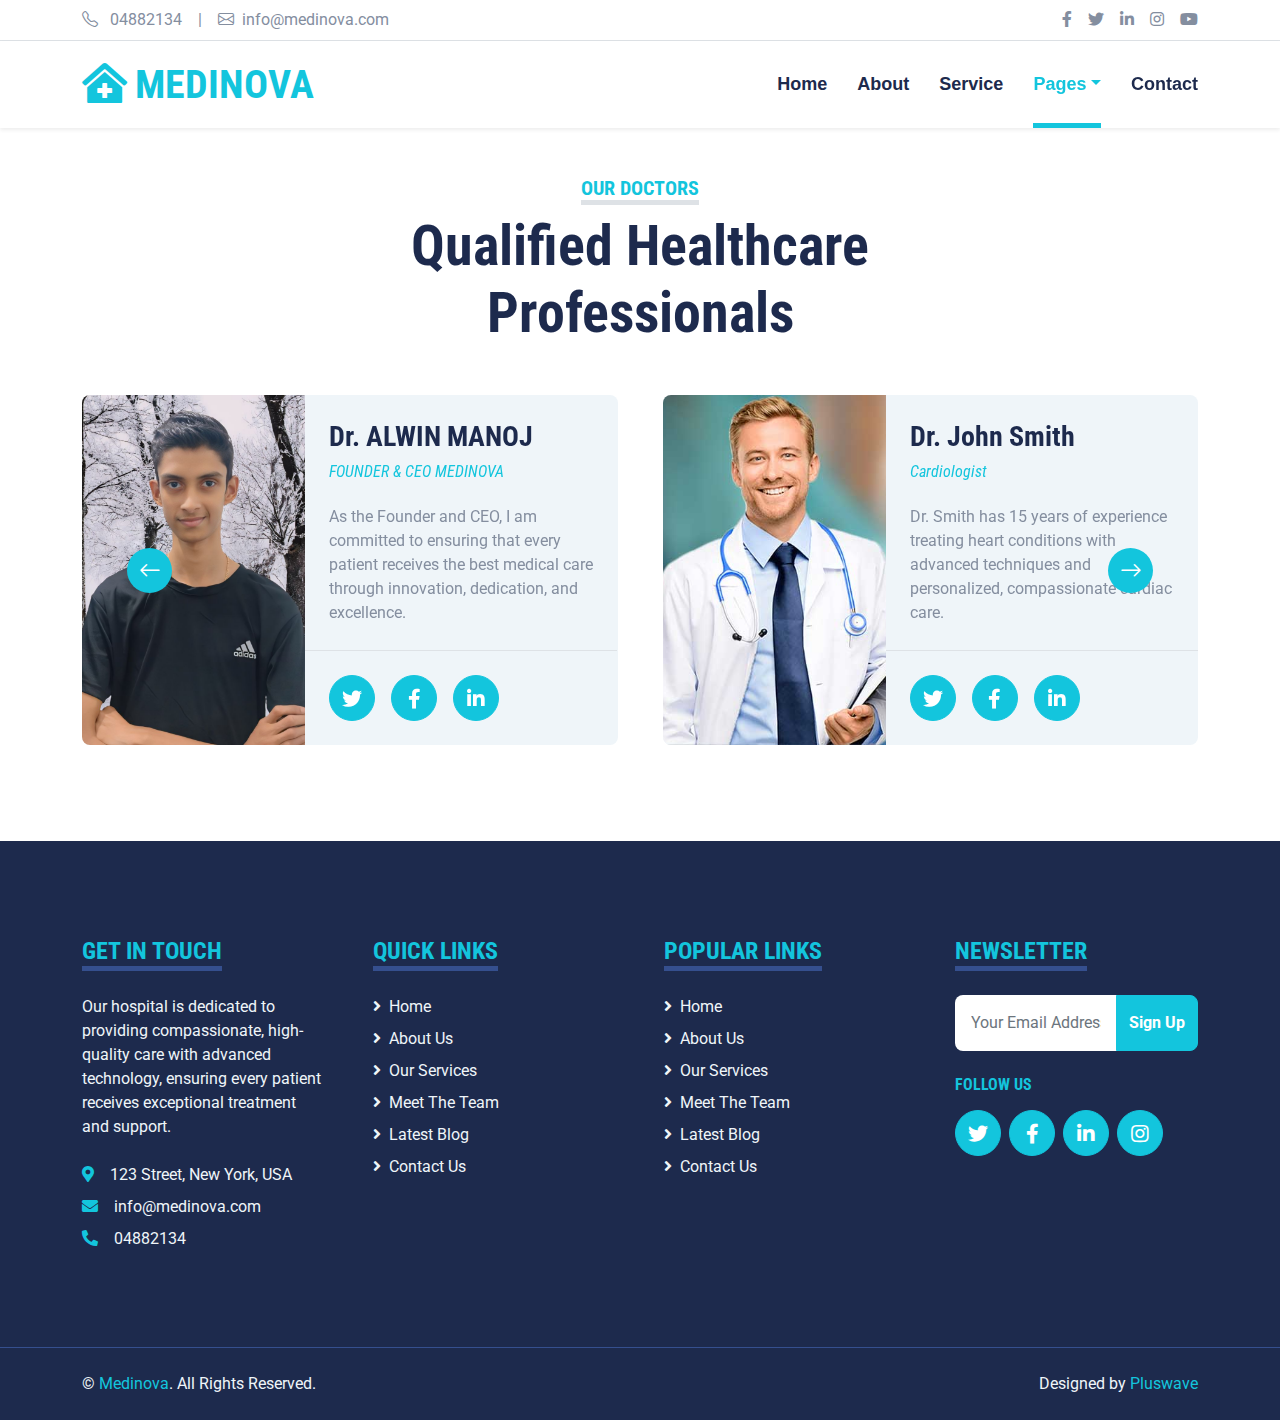
<file: team.html>
<!DOCTYPE html>
<html lang="en">

<head>
    <meta charset="utf-8">
    <title>MEDINOVA INT MEDICITY</title>
    <meta content="width=device-width, initial-scale=1.0" name="viewport">
    <meta content="Free HTML Templates" name="keywords">
    <meta content="Free HTML Templates" name="description">

    <!-- Favicon -->
    <link href="img/hosplog.jpg" rel="icon">

    <!-- Google Web Fonts -->
    <link rel="preconnect" href="https://fonts.gstatic.com">
    <link href="https://fonts.googleapis.com/css2?family=Roboto+Condensed:wght@400;700&family=Roboto:wght@400;700&display=swap" rel="stylesheet">  

    <!-- Icon Font Stylesheet -->
    <link href="https://cdnjs.cloudflare.com/ajax/libs/font-awesome/5.15.0/css/all.min.css" rel="stylesheet">
    <link href="https://cdn.jsdelivr.net/npm/bootstrap-icons@1.4.1/font/bootstrap-icons.css" rel="stylesheet">

    <!-- Libraries Stylesheet -->
    <link href="lib/owlcarousel/assets/owl.carousel.min.css" rel="stylesheet">
    <link href="lib/tempusdominus/css/tempusdominus-bootstrap-4.min.css" rel="stylesheet" />

    <!-- Customized Bootstrap Stylesheet -->
    <link href="css/bootstrap.min.css" rel="stylesheet">

    <!-- Template Stylesheet -->
    <link href="css/style.css" rel="stylesheet">
</head>

<body>
    <!-- Topbar Start -->
    <div class="container-fluid py-2 border-bottom d-none d-lg-block">
        <div class="container">
            <div class="row">
                <div class="col-md-6 text-center text-lg-start mb-2 mb-lg-0">
                    <div class="d-inline-flex align-items-center">
                        <a class="text-decoration-none text-body pe-3" href=""><i class="bi bi-telephone me-2"></i> 04882134</a>
                        <span class="text-body">|</span>
                        <a class="text-decoration-none text-body px-3" href=""><i class="bi bi-envelope me-2"></i>info@medinova.com</a>
                    </div>
                </div>
                <div class="col-md-6 text-center text-lg-end">
                    <div class="d-inline-flex align-items-center">
                        <a class="text-body px-2" href="">
                            <i class="fab fa-facebook-f"></i>
                        </a>
                        <a class="text-body px-2" href="">
                            <i class="fab fa-twitter"></i>
                        </a>
                        <a class="text-body px-2" href="">
                            <i class="fab fa-linkedin-in"></i>
                        </a>
                        <a class="text-body px-2" href="">
                            <i class="fab fa-instagram"></i>
                        </a>
                        <a class="text-body ps-2" href="">
                            <i class="fab fa-youtube"></i>
                        </a>
                    </div>
                </div>
            </div>
        </div>
    </div>
    <!-- Topbar End -->


     <!-- Navbar Start -->
    <div class="container-fluid sticky-top bg-white shadow-sm">
        <div class="container">
            <nav class="navbar navbar-expand-lg bg-white navbar-light py-3 py-lg-0">
                <a href="index.html" class="navbar-brand">
                    <h1 class="m-0 text-uppercase text-primary"><i class="fa fa-clinic-medical me-2"></i>MEDINOVA</h1>
                </a>
                <button class="navbar-toggler" type="button" data-bs-toggle="collapse" data-bs-target="#navbarCollapse">
                    <span class="navbar-toggler-icon"></span>
                </button>
                <div class="collapse navbar-collapse" id="navbarCollapse">
                    <div class="navbar-nav ms-auto py-0">
                        <a href="index.html" class="nav-item nav-link">Home</a>
                        <a href="about.html" class="nav-item nav-link">About</a>
                        <a href="service.html" class="nav-item nav-link">Service</a>
                        <div class="nav-item dropdown">
                            <a href="#" class="nav-link dropdown-toggle active" data-bs-toggle="dropdown">Pages</a>
                            <div class="dropdown-menu m-0">
                                <a href="Token/token.html" class="dropdown-item" target="_blank" rel="noopener noreferrer">Token</a>
                                <a href="patient_records/disease.html" class="dropdown-item" target="_blank" rel="noopener noreferrer">Patient Records</a>
                                <a href="team.html" class="dropdown-item active">The Team</a>
                                <a href="testimonial.html" class="dropdown-item">Testimonial</a>
                            </div>
                        </div>
                        <a href="contact.html" class="nav-item nav-link">Contact</a>
                    </div>
                </div>
            </nav>
        </div>
    </div>
    <!-- Navbar End -->


    <!-- Team Start -->
    <div class="container-fluid py-5">
        <div class="container">
            <div class="text-center mx-auto mb-5" style="max-width: 500px;">
                <h5 class="d-inline-block text-primary text-uppercase border-bottom border-5">Our Doctors</h5>
                <h1 class="display-4">Qualified Healthcare Professionals</h1>
            </div>
            <div class="owl-carousel team-carousel position-relative">
                <div class="team-item">
                    <div class="row g-0 bg-light rounded overflow-hidden">
                        <div class="col-12 col-sm-5 h-100">
                            <img class="img-fluid h-100" src="img/099.jpg" style="object-fit: cover;">
                        </div>
                        <div class="col-12 col-sm-7 h-100 d-flex flex-column">
                            <div class="mt-auto p-4">
                                <h3>Dr. ALWIN MANOJ</h3>
                                <h6 class="fw-normal fst-italic text-primary mb-4">FOUNDER & CEO MEDINOVA</h6>
                                <p class="m-0">As the Founder and CEO, I am committed to ensuring that every patient receives the best medical care through innovation, dedication, and excellence.</p>
                            </div>
                            <div class="d-flex mt-auto border-top p-4">
                                <a class="btn btn-lg btn-primary btn-lg-square rounded-circle me-3" href="#"><i class="fab fa-twitter"></i></a>
                                <a class="btn btn-lg btn-primary btn-lg-square rounded-circle me-3" href="#"><i class="fab fa-facebook-f"></i></a>
                                <a class="btn btn-lg btn-primary btn-lg-square rounded-circle" href="#"><i class="fab fa-linkedin-in"></i></a>
                            </div>
                        </div>
                    </div>
                </div>
                <div class="team-item">
                    <div class="row g-0 bg-light rounded overflow-hidden">
                        <div class="col-12 col-sm-5 h-100">
                            <img class="img-fluid h-100" src="img/team-2.jpg" style="object-fit: cover;">
                        </div>
                        <div class="col-12 col-sm-7 h-100 d-flex flex-column">
                            <div class="mt-auto p-4">
                                <h3>Dr. John Smith</h3>
                                <h6 class="fw-normal fst-italic text-primary mb-4">Cardiologist</h6>
                                <p class="m-0">Dr. Smith has 15 years of experience treating heart conditions with advanced techniques and personalized, compassionate cardiac care.</p>
                            </div>
                            <div class="d-flex mt-auto border-top p-4">
                                <a class="btn btn-lg btn-primary btn-lg-square rounded-circle me-3" href="#"><i class="fab fa-twitter"></i></a>
                                <a class="btn btn-lg btn-primary btn-lg-square rounded-circle me-3" href="#"><i class="fab fa-facebook-f"></i></a>
                                <a class="btn btn-lg btn-primary btn-lg-square rounded-circle" href="#"><i class="fab fa-linkedin-in"></i></a>
                            </div>
                        </div>
                    </div>
                </div>
                <div class="team-item">
                    <div class="row g-0 bg-light rounded overflow-hidden">
                        <div class="col-12 col-sm-5 h-100">
                            <img class="img-fluid h-100" src="img/team-3.jpg" style="object-fit: cover;">
                        </div>
                        <div class="col-12 col-sm-7 h-100 d-flex flex-column">
                            <div class="mt-auto p-4">
                                <h3>Dr. Sophia Martinez</h3>
                                <h6 class="fw-normal fst-italic text-primary mb-4">Obstetrician-Gynecologist</h6>
                                <p class="m-0">Dr. Martinez provides expert care in women’s health, including prenatal care, childbirth, and reproductive health. She offers a supportive, patient-centered approach for women at every stage of life.</p>
                            </div>
                            <div class="d-flex mt-auto border-top p-4">
                                <a class="btn btn-lg btn-primary btn-lg-square rounded-circle me-3" href="#"><i class="fab fa-twitter"></i></a>
                                <a class="btn btn-lg btn-primary btn-lg-square rounded-circle me-3" href="#"><i class="fab fa-facebook-f"></i></a>
                                <a class="btn btn-lg btn-primary btn-lg-square rounded-circle" href="#"><i class="fab fa-linkedin-in"></i></a>
                            </div>
                        </div>
                    </div>
                </div>
            </div>
        </div>
    </div>
    <!-- Team End -->


    <!-- Footer Start -->
    <div class="container-fluid bg-dark text-light mt-5 py-5">
        <div class="container py-5">
            <div class="row g-5">
                <div class="col-lg-3 col-md-6">
                    <h4 class="d-inline-block text-primary text-uppercase border-bottom border-5 border-secondary mb-4">Get In Touch</h4>
                    <p class="mb-4">Our hospital is dedicated to providing compassionate, high-quality care with advanced technology, ensuring every patient receives exceptional treatment and support.</p>
                    <p class="mb-2"><i class="fa fa-map-marker-alt text-primary me-3"></i>123 Street, New York, USA</p>
                    <p class="mb-2"><i class="fa fa-envelope text-primary me-3"></i>info@medinova.com</p>
                    <p class="mb-0"><i class="fa fa-phone-alt text-primary me-3"></i>04882134</p>
                </div>
                <div class="col-lg-3 col-md-6">
                    <h4 class="d-inline-block text-primary text-uppercase border-bottom border-5 border-secondary mb-4">Quick Links</h4>
                    <div class="d-flex flex-column justify-content-start">
                        <a class="text-light mb-2" href="#"><i class="fa fa-angle-right me-2"></i>Home</a>
                        <a class="text-light mb-2" href="#"><i class="fa fa-angle-right me-2"></i>About Us</a>
                        <a class="text-light mb-2" href="#"><i class="fa fa-angle-right me-2"></i>Our Services</a>
                        <a class="text-light mb-2" href="#"><i class="fa fa-angle-right me-2"></i>Meet The Team</a>
                        <a class="text-light mb-2" href="#"><i class="fa fa-angle-right me-2"></i>Latest Blog</a>
                        <a class="text-light" href="#"><i class="fa fa-angle-right me-2"></i>Contact Us</a>
                    </div>
                </div>
                <div class="col-lg-3 col-md-6">
                    <h4 class="d-inline-block text-primary text-uppercase border-bottom border-5 border-secondary mb-4">Popular Links</h4>
                    <div class="d-flex flex-column justify-content-start">
                        <a class="text-light mb-2" href="#"><i class="fa fa-angle-right me-2"></i>Home</a>
                        <a class="text-light mb-2" href="#"><i class="fa fa-angle-right me-2"></i>About Us</a>
                        <a class="text-light mb-2" href="#"><i class="fa fa-angle-right me-2"></i>Our Services</a>
                        <a class="text-light mb-2" href="#"><i class="fa fa-angle-right me-2"></i>Meet The Team</a>
                        <a class="text-light mb-2" href="#"><i class="fa fa-angle-right me-2"></i>Latest Blog</a>
                        <a class="text-light" href="#"><i class="fa fa-angle-right me-2"></i>Contact Us</a>
                    </div>
                </div>
                <div class="col-lg-3 col-md-6">
                    <h4 class="d-inline-block text-primary text-uppercase border-bottom border-5 border-secondary mb-4">Newsletter</h4>
                    <form action="">
                        <div class="input-group">
                            <input type="text" class="form-control p-3 border-0" placeholder="Your Email Address">
                            <button class="btn btn-primary">Sign Up</button>
                        </div>
                    </form>
                    <h6 class="text-primary text-uppercase mt-4 mb-3">Follow Us</h6>
                    <div class="d-flex">
                        <a class="btn btn-lg btn-primary btn-lg-square rounded-circle me-2" href="#"><i class="fab fa-twitter"></i></a>
                        <a class="btn btn-lg btn-primary btn-lg-square rounded-circle me-2" href="#"><i class="fab fa-facebook-f"></i></a>
                        <a class="btn btn-lg btn-primary btn-lg-square rounded-circle me-2" href="#"><i class="fab fa-linkedin-in"></i></a>
                        <a class="btn btn-lg btn-primary btn-lg-square rounded-circle" href="#"><i class="fab fa-instagram"></i></a>
                    </div>
                </div>
            </div>
        </div>
    </div>
    <div class="container-fluid bg-dark text-light border-top border-secondary py-4">
        <div class="container">
            <div class="row g-5">
                <div class="col-md-6 text-center text-md-start">
                    <p class="mb-md-0">&copy; <a class="text-primary" href="#">Medinova</a>. All Rights Reserved.</p>
                </div>
                <div class="col-md-6 text-center text-md-end">
                    <p class="mb-0">Designed by <a class="text-primary" href="https://www.pluswave.net"class="dropdown-item" target="_blank" rel="noopener noreferrer">Pluswave</a></p>
                </div>
            </div>
        </div>
    </div>
    <!-- Footer End -->


    <!-- Back to Top -->
    <a href="#" class="btn btn-lg btn-primary btn-lg-square back-to-top"><i class="bi bi-arrow-up"></i></a>


    <!-- JavaScript Libraries -->
    <script src="https://code.jquery.com/jquery-3.4.1.min.js"></script>
    <script src="https://cdn.jsdelivr.net/npm/bootstrap@5.0.0/dist/js/bootstrap.bundle.min.js"></script>
    <script src="lib/easing/easing.min.js"></script>
    <script src="lib/waypoints/waypoints.min.js"></script>
    <script src="lib/owlcarousel/owl.carousel.min.js"></script>
    <script src="lib/tempusdominus/js/moment.min.js"></script>
    <script src="lib/tempusdominus/js/moment-timezone.min.js"></script>
    <script src="lib/tempusdominus/js/tempusdominus-bootstrap-4.min.js"></script>

    <!-- Template Javascript -->
    <script src="js/main.js"></script>
</body>

</html>
</file>
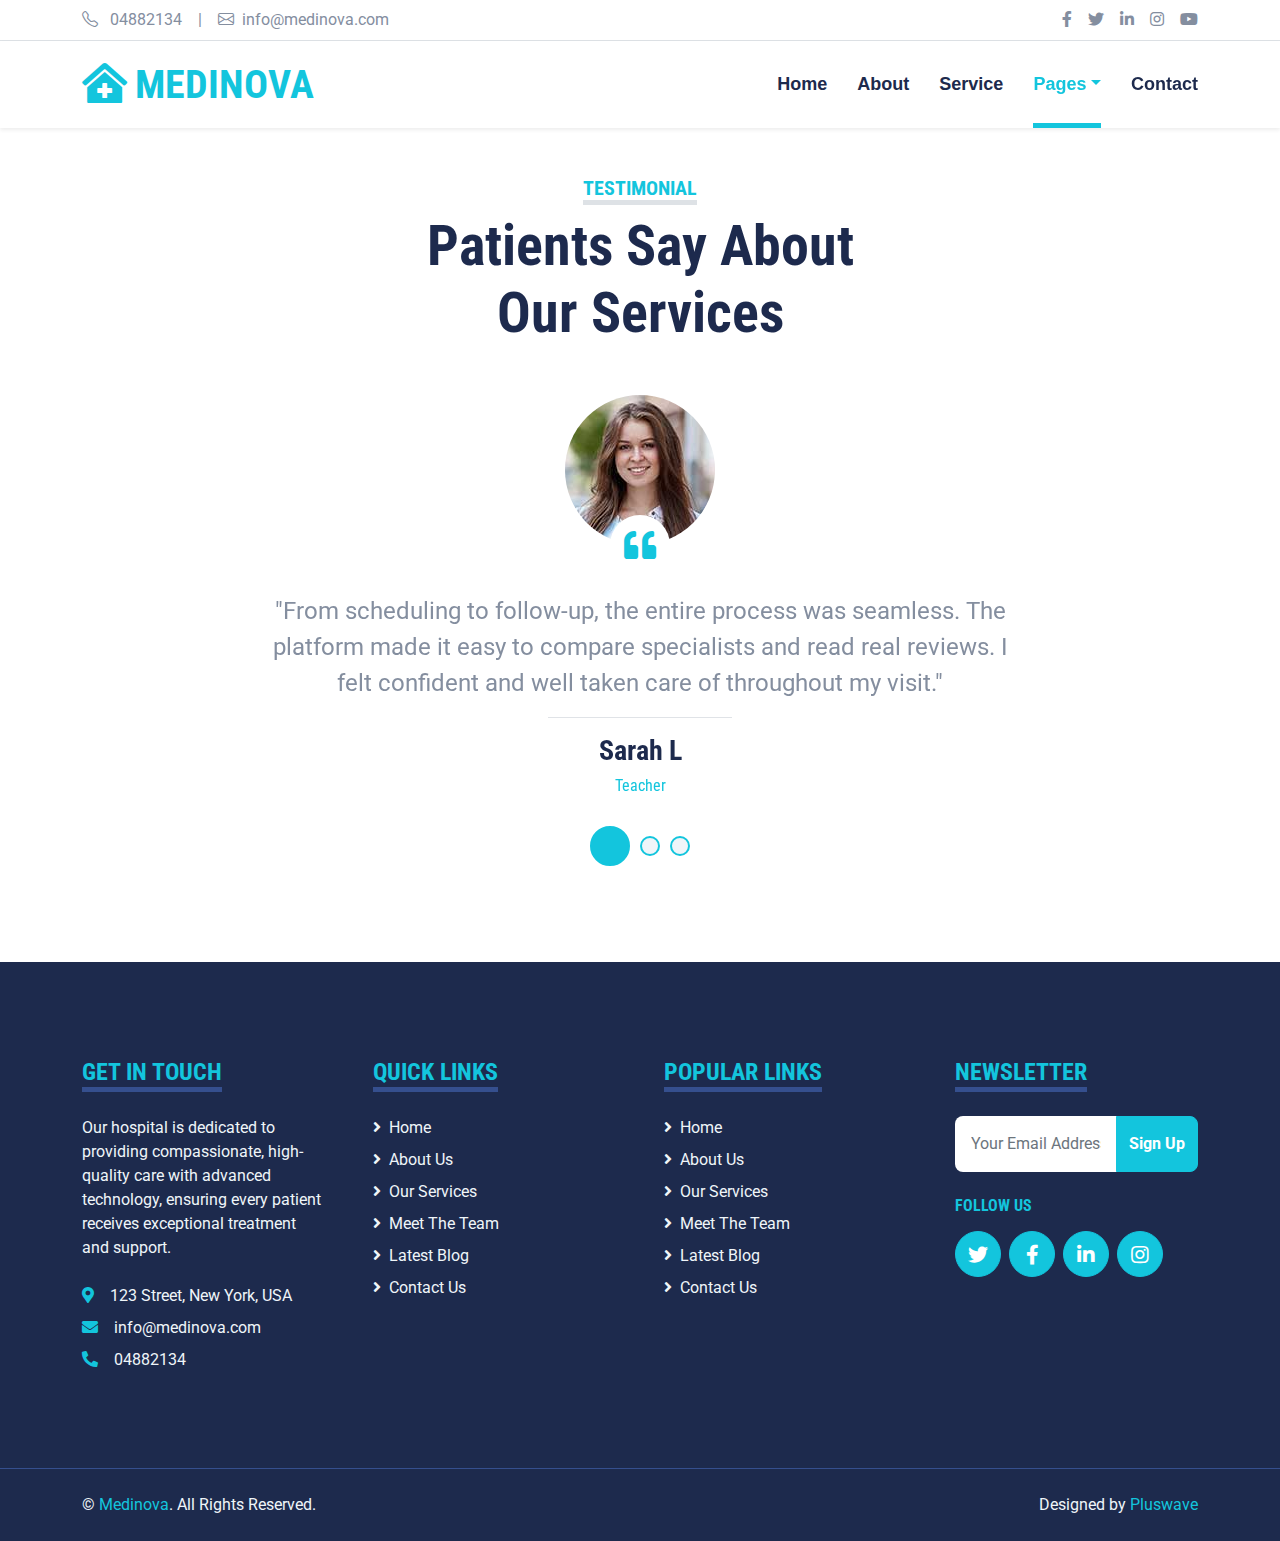
<file: testimonial.html>
<!DOCTYPE html>
<html lang="en">

<head>
    <meta charset="utf-8">
    <title>MEDINOVA INT MEDICITY</title>
    <meta content="width=device-width, initial-scale=1.0" name="viewport">
    <meta content="Free HTML Templates" name="keywords">
    <meta content="Free HTML Templates" name="description">

    <!-- Favicon -->
    <link href="img/hosplog.jpg" rel="icon">

    <!-- Google Web Fonts -->
    <link rel="preconnect" href="https://fonts.gstatic.com">
    <link href="https://fonts.googleapis.com/css2?family=Roboto+Condensed:wght@400;700&family=Roboto:wght@400;700&display=swap" rel="stylesheet">  

    <!-- Icon Font Stylesheet -->
    <link href="https://cdnjs.cloudflare.com/ajax/libs/font-awesome/5.15.0/css/all.min.css" rel="stylesheet">
    <link href="https://cdn.jsdelivr.net/npm/bootstrap-icons@1.4.1/font/bootstrap-icons.css" rel="stylesheet">

    <!-- Libraries Stylesheet -->
    <link href="lib/owlcarousel/assets/owl.carousel.min.css" rel="stylesheet">
    <link href="lib/tempusdominus/css/tempusdominus-bootstrap-4.min.css" rel="stylesheet" />

    <!-- Customized Bootstrap Stylesheet -->
    <link href="css/bootstrap.min.css" rel="stylesheet">

    <!-- Template Stylesheet -->
    <link href="css/style.css" rel="stylesheet">
</head>

<body>
    <!-- Topbar Start -->
    <div class="container-fluid py-2 border-bottom d-none d-lg-block">
        <div class="container">
            <div class="row">
                <div class="col-md-6 text-center text-lg-start mb-2 mb-lg-0">
                    <div class="d-inline-flex align-items-center">
                        <a class="text-decoration-none text-body pe-3" href=""><i class="bi bi-telephone me-2"></i> 04882134</a>
                        <span class="text-body">|</span>
                        <a class="text-decoration-none text-body px-3" href=""><i class="bi bi-envelope me-2"></i>info@medinova.com</a>
                    </div>
                </div>
                <div class="col-md-6 text-center text-lg-end">
                    <div class="d-inline-flex align-items-center">
                        <a class="text-body px-2" href="">
                            <i class="fab fa-facebook-f"></i>
                        </a>
                        <a class="text-body px-2" href="">
                            <i class="fab fa-twitter"></i>
                        </a>
                        <a class="text-body px-2" href="">
                            <i class="fab fa-linkedin-in"></i>
                        </a>
                        <a class="text-body px-2" href="">
                            <i class="fab fa-instagram"></i>
                        </a>
                        <a class="text-body ps-2" href="">
                            <i class="fab fa-youtube"></i>
                        </a>
                    </div>
                </div>
            </div>
        </div>
    </div>
    <!-- Topbar End -->


    <!-- Navbar Start -->
    <div class="container-fluid sticky-top bg-white shadow-sm">
        <div class="container">
            <nav class="navbar navbar-expand-lg bg-white navbar-light py-3 py-lg-0">
                <a href="index.html" class="navbar-brand">
                    <h1 class="m-0 text-uppercase text-primary"><i class="fa fa-clinic-medical me-2"></i>MEDINOVA</h1>
                </a>
                <button class="navbar-toggler" type="button" data-bs-toggle="collapse" data-bs-target="#navbarCollapse">
                    <span class="navbar-toggler-icon"></span>
                </button>
                <div class="collapse navbar-collapse" id="navbarCollapse">
                    <div class="navbar-nav ms-auto py-0">
                        <a href="index.html" class="nav-item nav-link">Home</a>
                        <a href="about.html" class="nav-item nav-link">About</a>
                        <a href="service.html" class="nav-item nav-link">Service</a>
                        <div class="nav-item dropdown">
                            <a href="#" class="nav-link dropdown-toggle active" data-bs-toggle="dropdown">Pages</a>
                            <div class="dropdown-menu m-0">
                                <a href="Token/token.html" class="dropdown-item" target="_blank" rel="noopener noreferrer">Token</a>
                                <a href="patient_records/disease.html" class="dropdown-item" target="_blank" rel="noopener noreferrer">Patient Records</a>
                                <a href="team.html" class="dropdown-item">The Team</a>
                                <a href="testimonial.html" class="dropdown-item active">Testimonial</a>
                            </div>
                        </div>
                        <a href="contact.html" class="nav-item nav-link">Contact</a>
                    </div>
                </div>
            </nav>
        </div>
    </div>
    <!-- Navbar End -->


    <!-- Testimonial Start -->
    <div class="container-fluid py-5">
        <div class="container">
            <div class="text-center mx-auto mb-5" style="max-width: 500px;">
                <h5 class="d-inline-block text-primary text-uppercase border-bottom border-5">Testimonial</h5>
                <h1 class="display-4">Patients Say About Our Services</h1>
            </div>
            <div class="row justify-content-center">
                <div class="col-lg-8">
                    <div class="owl-carousel testimonial-carousel">
                        <div class="testimonial-item text-center">
                            <div class="position-relative mb-5">
                                <img class="img-fluid rounded-circle mx-auto" src="img/testimonial-1.jpg" alt="">
                                <div class="position-absolute top-100 start-50 translate-middle d-flex align-items-center justify-content-center bg-white rounded-circle" style="width: 60px; height: 60px;">
                                    <i class="fa fa-quote-left fa-2x text-primary"></i>
                                </div>
                            </div>
                            <p class="fs-4 fw-normal">"From scheduling to follow-up, the entire process was seamless. The platform made it easy to compare specialists and read real reviews. I felt confident and well taken care of throughout my visit."</p>
                            <hr class="w-25 mx-auto">
                            <h3>Sarah L</h3>
                            <h6 class="fw-normal text-primary mb-3">Teacher</h6>
                        </div>
                        <div class="testimonial-item text-center">
                            <div class="position-relative mb-5">
                                <img class="img-fluid rounded-circle mx-auto" src="img/testimonial-2.jpg" alt="">
                                <div class="position-absolute top-100 start-50 translate-middle d-flex align-items-center justify-content-center bg-white rounded-circle" style="width: 60px; height: 60px;">
                                    <i class="fa fa-quote-left fa-2x text-primary"></i>
                                </div>
                            </div>
                            <p class="fs-4 fw-normal">"I had an amazing experience! The staff was friendly, the doctor was knowledgeable, and I felt genuinely cared for. It was easy to book an appointment, and everything went smoothly from start to finish."</p>
                            <hr class="w-25 mx-auto">
                            <h3>James T</h3>
                            <h6 class="fw-normal text-primary mb-3">Engineer</h6>
                        </div>
                        <div class="testimonial-item text-center">
                            <div class="position-relative mb-5">
                                <img class="img-fluid rounded-circle mx-auto" src="img/testimonial-3.jpg" alt="">
                                <div class="position-absolute top-100 start-50 translate-middle d-flex align-items-center justify-content-center bg-white rounded-circle" style="width: 60px; height: 60px;">
                                    <i class="fa fa-quote-left fa-2x text-primary"></i>
                                </div>
                            </div>
                            <p class="fs-4 fw-normal">"Quick, professional, and super convenient. I found the perfect doctor for my needs in minutes. Highly recommend this service to anyone looking for trusted healthcare providers in their area!"</p>
                            <hr class="w-25 mx-auto">
                            <h3>Priya M</h3>
                            <h6 class="fw-normal text-primary mb-3">Graphic Designer</h6>
                        </div>
                    </div>
                </div>
            </div>
        </div>
    </div>
    <!-- Testimonial End -->


    <!-- Footer Start -->
    <div class="container-fluid bg-dark text-light mt-5 py-5">
        <div class="container py-5">
            <div class="row g-5">
                <div class="col-lg-3 col-md-6">
                    <h4 class="d-inline-block text-primary text-uppercase border-bottom border-5 border-secondary mb-4">Get In Touch</h4>
                    <p class="mb-4">Our hospital is dedicated to providing compassionate, high-quality care with advanced technology, ensuring every patient receives exceptional treatment and support.</p>
                    <p class="mb-2"><i class="fa fa-map-marker-alt text-primary me-3"></i>123 Street, New York, USA</p>
                    <p class="mb-2"><i class="fa fa-envelope text-primary me-3"></i>info@medinova.com</p>
                    <p class="mb-0"><i class="fa fa-phone-alt text-primary me-3"></i>04882134</p>
                </div>
                <div class="col-lg-3 col-md-6">
                    <h4 class="d-inline-block text-primary text-uppercase border-bottom border-5 border-secondary mb-4">Quick Links</h4>
                    <div class="d-flex flex-column justify-content-start">
                        <a class="text-light mb-2" href="#"><i class="fa fa-angle-right me-2"></i>Home</a>
                        <a class="text-light mb-2" href="#"><i class="fa fa-angle-right me-2"></i>About Us</a>
                        <a class="text-light mb-2" href="#"><i class="fa fa-angle-right me-2"></i>Our Services</a>
                        <a class="text-light mb-2" href="#"><i class="fa fa-angle-right me-2"></i>Meet The Team</a>
                        <a class="text-light mb-2" href="#"><i class="fa fa-angle-right me-2"></i>Latest Blog</a>
                        <a class="text-light" href="#"><i class="fa fa-angle-right me-2"></i>Contact Us</a>
                    </div>
                </div>
                <div class="col-lg-3 col-md-6">
                    <h4 class="d-inline-block text-primary text-uppercase border-bottom border-5 border-secondary mb-4">Popular Links</h4>
                    <div class="d-flex flex-column justify-content-start">
                        <a class="text-light mb-2" href="#"><i class="fa fa-angle-right me-2"></i>Home</a>
                        <a class="text-light mb-2" href="#"><i class="fa fa-angle-right me-2"></i>About Us</a>
                        <a class="text-light mb-2" href="#"><i class="fa fa-angle-right me-2"></i>Our Services</a>
                        <a class="text-light mb-2" href="#"><i class="fa fa-angle-right me-2"></i>Meet The Team</a>
                        <a class="text-light mb-2" href="#"><i class="fa fa-angle-right me-2"></i>Latest Blog</a>
                        <a class="text-light" href="#"><i class="fa fa-angle-right me-2"></i>Contact Us</a>
                    </div>
                </div>
                <div class="col-lg-3 col-md-6">
                    <h4 class="d-inline-block text-primary text-uppercase border-bottom border-5 border-secondary mb-4">Newsletter</h4>
                    <form action="">
                        <div class="input-group">
                            <input type="text" class="form-control p-3 border-0" placeholder="Your Email Address">
                            <button class="btn btn-primary">Sign Up</button>
                        </div>
                    </form>
                    <h6 class="text-primary text-uppercase mt-4 mb-3">Follow Us</h6>
                    <div class="d-flex">
                        <a class="btn btn-lg btn-primary btn-lg-square rounded-circle me-2" href="#"><i class="fab fa-twitter"></i></a>
                        <a class="btn btn-lg btn-primary btn-lg-square rounded-circle me-2" href="#"><i class="fab fa-facebook-f"></i></a>
                        <a class="btn btn-lg btn-primary btn-lg-square rounded-circle me-2" href="#"><i class="fab fa-linkedin-in"></i></a>
                        <a class="btn btn-lg btn-primary btn-lg-square rounded-circle" href="#"><i class="fab fa-instagram"></i></a>
                    </div>
                </div>
            </div>
        </div>
    </div>
    <div class="container-fluid bg-dark text-light border-top border-secondary py-4">
        <div class="container">
            <div class="row g-5">
                <div class="col-md-6 text-center text-md-start">
                    <p class="mb-md-0">&copy; <a class="text-primary" href="#">Medinova</a>. All Rights Reserved.</p>
                </div>
                <div class="col-md-6 text-center text-md-end">
                    <p class="mb-0">Designed by <a class="text-primary" href="https://www.pluswave.net"class="dropdown-item" target="_blank" rel="noopener noreferrer">Pluswave</a></p>
                </div>
            </div>
        </div>
    </div>
    <!-- Footer End -->


    <!-- Back to Top -->
    <a href="#" class="btn btn-lg btn-primary btn-lg-square back-to-top"><i class="bi bi-arrow-up"></i></a>


    <!-- JavaScript Libraries -->
    <script src="https://code.jquery.com/jquery-3.4.1.min.js"></script>
    <script src="https://cdn.jsdelivr.net/npm/bootstrap@5.0.0/dist/js/bootstrap.bundle.min.js"></script>
    <script src="lib/easing/easing.min.js"></script>
    <script src="lib/waypoints/waypoints.min.js"></script>
    <script src="lib/owlcarousel/owl.carousel.min.js"></script>
    <script src="lib/tempusdominus/js/moment.min.js"></script>
    <script src="lib/tempusdominus/js/moment-timezone.min.js"></script>
    <script src="lib/tempusdominus/js/tempusdominus-bootstrap-4.min.js"></script>

    <!-- Template Javascript -->
    <script src="js/main.js"></script>
</body>

</html>
</file>
<file: css/style.css>
/********** Template CSS **********/
:root {
    --primary: #13C5DD;
    --secondary: #354F8E;
    --light: #EFF5F9;
    --dark: #1D2A4D;
}

.btn {
    font-weight: 700;
    transition: .5s;
}

.btn:hover {
    -webkit-box-shadow: 0 8px 6px -6px #555555;
    -moz-box-shadow: 0 8px 6px -6px #555555;
    box-shadow: 0 8px 6px -6px #555555;
}

.btn-primary {
    color: #FFFFFF;
}

.btn-square {
    width: 36px;
    height: 36px;
}

.btn-sm-square {
    width: 28px;
    height: 28px;
}

.btn-lg-square {
    width: 46px;
    height: 46px;
}

.btn-square,
.btn-sm-square,
.btn-lg-square {
    padding-left: 0;
    padding-right: 0;
    text-align: center;
}

.back-to-top {
    position: fixed;
    display: none;
    right: 30px;
    bottom: 0;
    border-radius: 50% 50% 0 0;
    z-index: 99;
}

.navbar-light .navbar-nav .nav-link {
    font-family: 'Jost', sans-serif;
    position: relative;
    margin-left: 30px;
    padding: 30px 0;
    font-size: 18px;
    font-weight: 700;
    color: var(--dark);
    outline: none;
    transition: .5s;
}

.navbar-light .navbar-nav .nav-link:hover,
.navbar-light .navbar-nav .nav-link.active {
    color: var(--primary);
}

@media (min-width: 992px) {
    .navbar-light .navbar-nav .nav-link::before {
        position: absolute;
        content: "";
        width: 0;
        height: 5px;
        bottom: 0;
        left: 50%;
        background: var(--primary);
        transition: .5s;
    }

    .navbar-light .navbar-nav .nav-link:hover::before,
    .navbar-light .navbar-nav .nav-link.active::before {
        width: 100%;
        left: 0;
    }
}

@media (max-width: 991.98px) {
    .navbar-light .navbar-nav .nav-link  {
        margin-left: 0;
        padding: 10px 0;
    }
}

.hero-header {
    background: url(../img/hero.jpg) top right no-repeat;
    background-size: cover;
}

.service-item {
    position: relative;
    height: 350px;
    padding: 0 30px;
    transition: .5s;
}

.service-item .service-icon {
    width: 150px;
    height: 100px;
    display: flex;
    align-items: center;
    justify-content: center;
    background: var(--primary);
    border-radius: 50%;
    transform: rotate(-14deg);
}

.service-item .service-icon i {
    transform: rotate(15deg);
}

.service-item a.btn {
    position: absolute;
    width: 60px;
    bottom: -48px;
    left: 50%;
    margin-left: -30px;
    opacity: 0;
}

.service-item:hover a.btn {
    bottom: -24px;
    opacity: 1;
}

.price-carousel::after {
    position: absolute;
    content: "";
    width: 100%;
    height: 50%;
    bottom: 0;
    left: 0;
    background: var(--primary);
    border-radius: 8px 8px 50% 50%;
    z-index: -1;
}

.price-carousel .owl-nav {
    margin-top: 35px;
    width: 100%;
    text-align: center;
    display: flex;
    justify-content: center;
}

.price-carousel .owl-nav .owl-prev,
.price-carousel .owl-nav .owl-next{
    position: relative;
    margin: 0 5px;
    width: 45px;
    height: 45px;
    display: flex;
    align-items: center;
    justify-content: center;
    color: var(--primary);
    background: #FFFFFF;
    font-size: 22px;
    border-radius: 45px;
    transition: .5s;
}

.price-carousel .owl-nav .owl-prev:hover,
.price-carousel .owl-nav .owl-next:hover {
    color: var(--dark);
}

@media (min-width: 576px) {
    .team-item .row {
        height: 350px;
    }
}

.team-carousel .owl-nav {
    position: absolute;
    padding: 0 45px;
    width: 100%;
    height: 45px;
    top: calc(50% - 22.5px);
    left: 0;
    display: flex;
    justify-content: space-between;
}

.team-carousel .owl-nav .owl-prev,
.team-carousel .owl-nav .owl-next {
    position: relative;
    width: 45px;
    height: 45px;
    display: flex;
    align-items: center;
    justify-content: center;
    color: #FFFFFF;
    background: var(--primary);
    border-radius: 45px;
    font-size: 22px;
    transition: .5s;
}

.team-carousel .owl-nav .owl-prev:hover,
.team-carousel .owl-nav .owl-next:hover {
    background: var(--dark);
}

.testimonial-carousel .owl-dots {
    margin-top: 15px;
    display: flex;
    align-items: center;
    justify-content: center;
}

.testimonial-carousel .owl-dot {
    position: relative;
    display: inline-block;
    margin: 0 5px;
    width: 20px;
    height: 20px;
    background: var(--light);
    border: 2px solid var(--primary);
    border-radius: 20px;
    transition: .5s;
}

.testimonial-carousel .owl-dot.active {
    width: 40px;
    height: 40px;
    background: var(--primary);
}

.testimonial-carousel .owl-item img {
    width: 150px;
    height: 150px;
}
</file>
